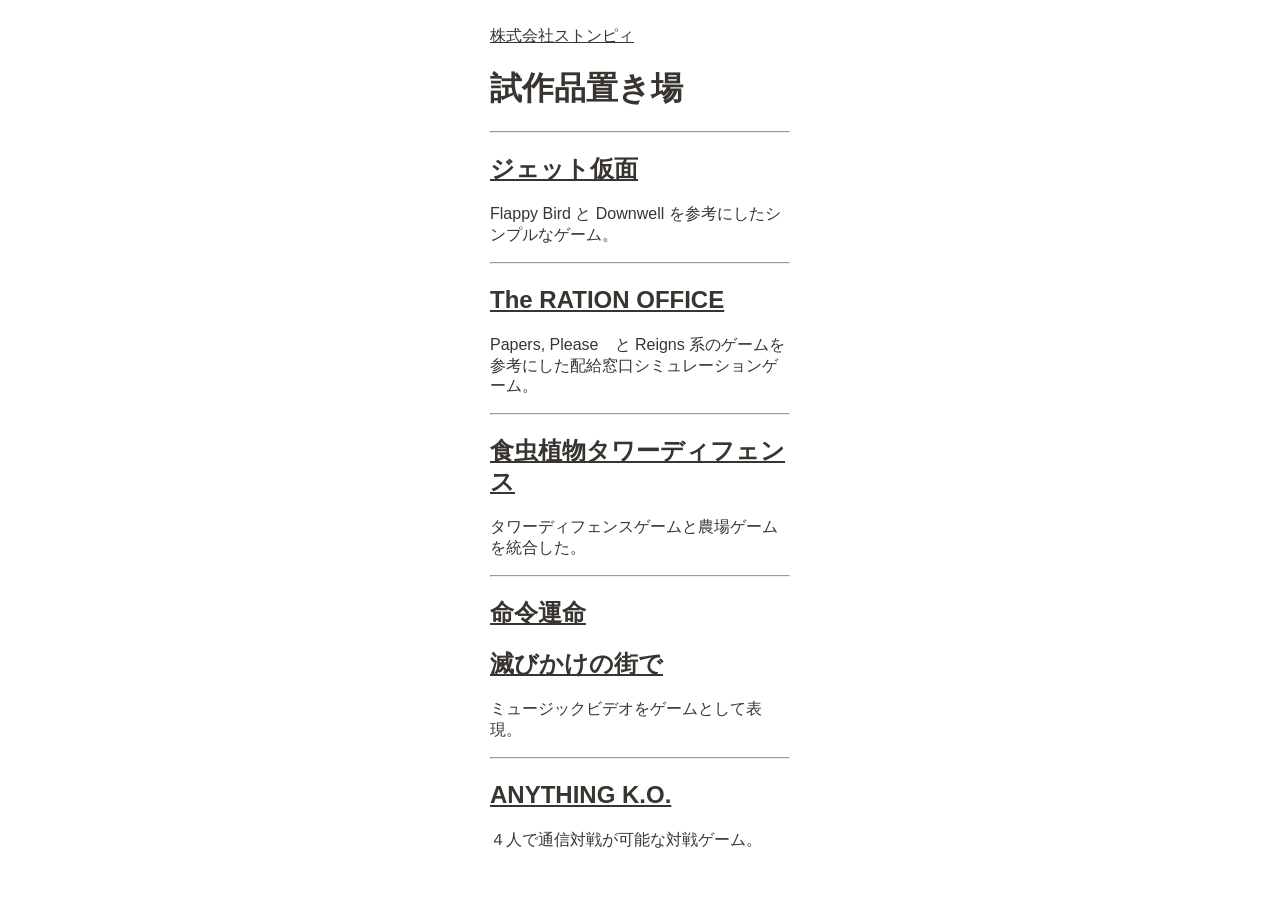
<file: index.html>
<!DOCTYPE html PUBLIC "-//W3C//DTD XHTML 1.0 Transitional//EN"
       "http://www.w3.org/TR/xhtml1/DTD/xhtml1-transitional.dtd">
<html xmlns="http://www.w3.org/1999/xhtml" xml:lang="ja" lang="ja">
<head>
    <meta http-equiv="content-type" content="text/html; charset=UTF-8"/>
    <title>ストンピィの試作品置き場</title>
    <meta name="keywords" content="ストンピィ"/>
    <meta name="description" content="ブラウザゲームの開発運営。"/>
    <link rel="shortcut icon" href="/favicon.png">
    <style type="text/css">
        body {color: #383530;font-family:'メイリオ', sans-serif;line-height: 1.3;margin:0;padding:0;}
        a{color:#383530;}
        div{margin:0;padding:0;}
        table{font-size:.8em;text-align:left;border-collapse:collapse;border:none;border-spacing:0;}
        th,td{vertical-align:top;border:none;font-weight:normal;}
        table th{font-weight:normal;padding:5px 0;margin:0;}
        table tr{padding:0;margin:0;}
        table td{padding:5px 0 5px 5px;margin:0;}
    </style>
    <meta name="viewport" content="width=320" />
</head>
<body>
    <div style="width:300px;padding:10px 0 10px;margin:0 auto;">
    	<p><a href="https://www.stompy.jp/">株式会社ストンピィ</a></p>
        <h1>試作品置き場</h1>
        <hr/>
        <h2><a href="https://play.stompy.jp/jet-kamen/">ジェット仮面</a></h2>
        <p>Flappy Bird と Downwell を参考にしたシンプルなゲーム。</p>
        <hr/>
        <h2><a href="https://play.stompy.jp/ration/">The RATION OFFICE</a></h2>
    	<p>Papers, Please　と Reigns 系のゲームを参考にした配給窓口シミュレーションゲーム。</p>
        <hr/>
        <h2><a href="https://play.stompy.jp/defense/">食虫植物タワーディフェンス</a></h2>
        <p>タワーディフェンスゲームと農場ゲームを統合した。</p>
        <hr/>
        <h2><a href="https://play.stompy.jp/meirei/">命令運命</a></h2>
        <h2><a href="https://play.stompy.jp/lyric-shooter/">滅びかけの街で</a></h2>
        <p>ミュージックビデオをゲームとして表現。</p>
        <hr/>
        <h2><a href="https://anything-ko-solo.kaigun01.chatgpt.site/">ANYTHING K.O.</a></h2>
        <p>４人で通信対戦が可能な対戦ゲーム。</p>
    </div>
</body>
</html>
</file>
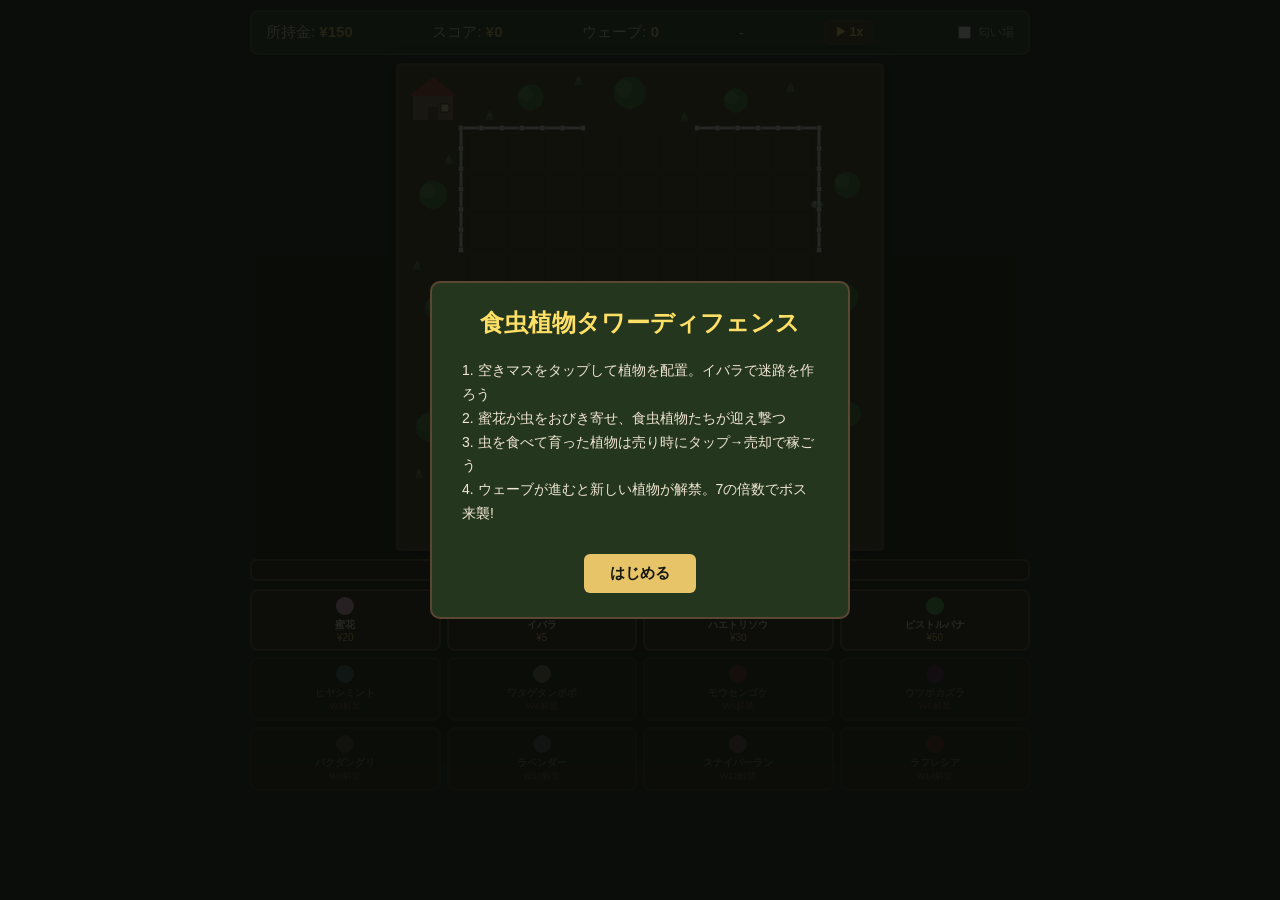
<file: defense/index.html>
<!DOCTYPE html>
<html lang="ja">
<head>
<meta charset="UTF-8">
<meta name="viewport" content="width=device-width, initial-scale=1.0">
<title>食虫植物タワーディフェンス</title>
<style>
  * { box-sizing: border-box; }
  html, body {
    margin: 0; padding: 0;
    background: #14170f;
    color: #f0e6d2;
    font-family: "Yu Gothic", "Meiryo", "Hiragino Sans", sans-serif;
    overflow-x: hidden;
  }
  #app {
    max-width: 800px;
    margin: 0 auto;
    padding: 10px;
    display: flex;
    flex-direction: column;
    align-items: center;
  }
  #hud {
    width: 100%;
    display: flex;
    flex-wrap: wrap;
    align-items: center;
    justify-content: space-between;
    background: #25361f;
    border: 2px solid #3d5233;
    border-radius: 8px;
    padding: 8px 14px;
    margin-bottom: 8px;
    gap: 10px;
    font-size: 15px;
  }
  #hud .stat { white-space: nowrap; }
  #hud .stat b { color: #e8c468; }
  #warnBadge {
    display: none;
    color: #ff5252;
    font-weight: bold;
    animation: warnBlink 0.8s infinite alternate;
  }
  @keyframes warnBlink { from { opacity: 0.5; } to { opacity: 1; } }
  #debugToggle { font-size: 12px; color: #b7c9a8; display: flex; align-items: center; gap: 4px; cursor: pointer; }

  #canvasWrap {
    position: relative;
    border: 3px solid #5a4632;
    border-radius: 4px;
    box-shadow: 0 4px 18px rgba(0,0,0,0.5);
  }
  canvas { display: block; cursor: crosshair; background: #3f2f22; }

  #waveBarContainer {
    width: 100%;
    height: 22px;
    margin-top: 8px;
    background: #241b12;
    border: 2px solid #5a4632;
    border-radius: 6px;
    position: relative;
    overflow: hidden;
  }
  #waveBarFill {
    height: 100%;
    width: 100%;
    background: linear-gradient(90deg, #ffd740, #ff9800);
    transition: width 0.1s linear, background-color 0.2s;
  }
  #waveBarLabel {
    position: absolute;
    inset: 0;
    display: flex;
    align-items: center;
    justify-content: center;
    font-size: 12px;
    font-weight: bold;
    color: #1b1206;
    text-shadow: 0 1px 0 rgba(255,255,255,0.3);
  }

  #plantInfo {
    display: none;
    width: 100%;
    margin-top: 8px;
    padding: 6px 10px;
    background: #2c2419;
    border: 1px solid #5a4632;
    border-radius: 6px;
    font-size: 11px;
    color: #d7c8a0;
    line-height: 1.5;
  }
  #palette {
    width: 100%;
    display: grid;
    grid-template-columns: repeat(4, 1fr);
    gap: 6px;
    margin-top: 8px;
  }
  .palette-btn {
    position: relative;
    background: #2c2419;
    border: 2px solid #5a4632;
    border-radius: 8px;
    color: #f0e6d2;
    padding: 6px 2px;
    cursor: pointer;
    text-align: center;
    transition: border-color 0.15s, transform 0.1s;
  }
  .palette-btn:hover { border-color: #e8c468; }
  .palette-btn.selected { border-color: #ffe066; background: #40361f; transform: translateY(-2px); }
  .palette-btn.disabled { opacity: 0.4; cursor: not-allowed; }
  .palette-btn .pname { font-weight: bold; font-size: 10px; white-space: nowrap; overflow: hidden; text-overflow: ellipsis; }
  .palette-btn .pcost { font-size: 10px; color: #e8c468; }
  .palette-btn .plock { display: none; font-size: 9px; color: #ff8a65; }
  .palette-btn.locked .plock { display: block; }
  .palette-btn.locked .pcost { display: none; }
  .swatch { width: 18px; height: 18px; border-radius: 50%; margin: 0 auto 3px; }

  #speedBtn {
    background: #40361f;
    border: 1px solid #5a4632;
    border-radius: 5px;
    color: #ffe066;
    font-size: 12px;
    font-weight: bold;
    padding: 3px 10px;
    cursor: pointer;
  }
  #speedBtn:hover { border-color: #e8c468; }

  #tooltip {
    position: fixed;
    display: none;
    background: rgba(20,23,15,0.95);
    border: 2px solid #e8c468;
    border-radius: 6px;
    padding: 8px 10px;
    font-size: 13px;
    z-index: 50;
    min-width: 140px;
    pointer-events: none;
  }
  #tooltip .tt-title { font-weight: bold; color: #ffe066; margin-bottom: 4px; }
  #tooltip .tt-warn { color: #ff8a65; font-size: 12px; margin-top: 4px; }
  #tooltip button {
    margin-top: 6px;
    background: #4caf50;
    border: none;
    color: white;
    padding: 8px 14px;
    border-radius: 4px;
    cursor: pointer;
    font-size: 13px;
    pointer-events: auto;
  }
  #tooltip button:hover { background: #66bb6a; }

  #toast {
    position: fixed;
    top: 18%;
    left: 50%;
    transform: translateX(-50%) translateY(-8px);
    background: rgba(20,23,15,0.94);
    border: 2px solid #ffd740;
    border-radius: 8px;
    padding: 10px 18px;
    z-index: 60;
    text-align: center;
    opacity: 0;
    pointer-events: none;
    transition: opacity 0.3s, transform 0.3s;
    max-width: 80vw;
  }
  #toast.show { opacity: 1; transform: translateX(-50%) translateY(0); }
  #toast b { display: block; color: #ffd740; font-size: 15px; margin-bottom: 2px; }
  #toast span { font-size: 12px; color: #d7c8a0; }

  .overlay {
    position: fixed; inset: 0;
    background: rgba(10,12,8,0.88);
    display: flex; align-items: center; justify-content: center;
    z-index: 100;
  }
  .overlay-box {
    background: #25361f;
    border: 2px solid #5a4632;
    border-radius: 10px;
    padding: 24px 30px;
    max-width: 420px;
    text-align: center;
  }
  .overlay-box h2 { color: #ffe066; margin-top: 0; }
  .overlay-box p { font-size: 14px; line-height: 1.7; text-align: left; }
  .overlay-box button {
    margin-top: 14px;
    background: #e8c468;
    border: none;
    color: #14170f;
    font-weight: bold;
    padding: 10px 26px;
    border-radius: 6px;
    cursor: pointer;
    font-size: 15px;
  }
  .overlay-box button:hover { background: #ffd97a; }
</style>
</head>
<body>
<div id="app">
  <div id="hud">
    <span class="stat">所持金: <b id="moneyEl">¥0</b></span>
    <span class="stat">スコア: <b id="scoreEl">¥0</b></span>
    <span class="stat">ウェーブ: <b id="waveEl">0</b></span>
    <span class="stat" id="timerEl">-</span>
    <span class="stat" id="warnBadge">⚠ 植物残り0株</span>
    <button id="speedBtn" type="button">▶ 1x</button>
    <label id="debugToggle"><input type="checkbox" id="debugSmellChk"> 匂い場</label>
  </div>

  <div id="canvasWrap">
    <canvas id="game" width="482" height="482"></canvas>
  </div>

  <div id="waveBarContainer">
    <div id="waveBarFill"></div>
    <span id="waveBarLabel">-</span>
  </div>

  <div id="plantInfo"></div>

  <div id="palette"></div>
</div>

<div id="tooltip"></div>
<div id="toast"><b id="toastTitle"></b><span id="toastBody"></span></div>

<div class="overlay" id="instructionsOverlay">
  <div class="overlay-box">
    <h2>食虫植物タワーディフェンス</h2>
    <p>
      1. 空きマスをタップして植物を配置。イバラで迷路を作ろう<br>
      2. 蜜花が虫をおびき寄せ、食虫植物たちが迎え撃つ<br>
      3. 虫を食べて育った植物は売り時にタップ→売却で稼ごう<br>
      4. ウェーブが進むと新しい植物が解禁。7の倍数でボス来襲!
    </p>
    <p id="titleBest" style="text-align:center; color:#ffd740;"></p>
    <button id="startBtn">はじめる</button>
  </div>
</div>

<div class="overlay" id="gameOverOverlay" style="display:none;">
  <div class="overlay-box" id="gameOverBox">
    <h2>ゲームオーバー</h2>
    <p>畑の植物が食べ尽くされてしまった…</p>
    <p>最終スコア: ¥<span id="finalScoreEl">0</span><br>生存ウェーブ: <span id="finalWaveEl">0</span><br><span id="finalBestEl"></span></p>
    <button id="retryBtn">もう一度挑戦</button>
  </div>
</div>

<script>
(function(){
"use strict";

const CONFIG = {
  grid: { cols: 9, rows: 9, cell: 38, margin: 70 },
  economy: { startMoney: 150, peakValueThreshold: 0.95 },
  root: { time: 5, dmgMult: 2 },
  smell: { falloffK: 0.05, jitter: 18, minContribution: 0.05 },
  warning: { lowCount: 3, lastStandHpMult: 2 },
  // ---- 植物12種 (DTDの砲台バランスを翻案) ----
  // 共通: cost/smell/maxHp/sell系。predation配列 = 成長3段階の攻撃性能。
  // 特殊フラグ: projectile(種弾), airOnly(対空専用), multi(同時攻撃数),
  //   slow{factor,duration}(冷気), poison{dps,duration}(毒), stun{duration}(麻痺),
  //   boost[段階倍率](隣接バフ), mine{triggerRange,blastRange,dmg}(一回限り地雷)
  plants: {
    mitsubana: { // 換金・誘引の基本 (経済の核)
      label: "蜜花", cost: 20, smell: 120, maxHp: 20, color: "#ffb3d9",
      desc: "虫を誘引する換金草。開花時が売り時",
      sell: { base: 8, peak: 40, peakTime: 25, floor: 24, declineDuration: 60 },
      unlockWave: 0
    },
    thorn: { // Pellet(壁)相当: 最安の迷路部材
      label: "イバラ", cost: 5, smell: 0, maxHp: 30, color: "#8d6e63",
      desc: "壁。迷路づくりの基本部材",
      sellFlat: 1,
      predation: { dmg: 1, interval: 1.0, range: 26 },
      unlockWave: 0
    },
    snapper: { // Squirt相当: 攻撃の主軸。安い・速い単体攻撃
      label: "ハエトリソウ", cost: 30, smell: 20, maxHp: 35, color: "#66bb6a",
      desc: "単体速射。攻撃の主軸",
      growth: { toStage1: 3, toStage2: 7, overfeedBloat: 5 },
      sellByStage: [12, 45, 85],
      predation: [
        { dmg: 4, interval: 0.5, range: 60 },
        { dmg: 7, interval: 0.45, range: 66 },
        { dmg: 12, interval: 0.4, range: 72 }
      ],
      bloatMult: 2.0, unlockWave: 0
    },
    flytrap: { // Dart相当: 長射程・種弾範囲攻撃
      label: "ピストルバナ", cost: 50, smell: 30, maxHp: 40, color: "#4caf50",
      desc: "種弾を発射。着弾点で範囲ダメージ",
      growth: { toStage1: 2, toStage2: 5, overfeedBloat: 4 },
      sellByStage: [20, 70, 125],
      predation: [
        { dmg: 5, interval: 0.9, range: 85 },
        { dmg: 8, interval: 0.7, range: 95 },
        { dmg: 13, interval: 0.5, range: 105 }
      ],
      aoe: true, projectile: true, projectileSpeed: 260, bloatMult: 2.0, unlockWave: 0
    },
    mint: { // Frost相当: 範囲スロウ
      label: "ヒヤシミント", cost: 40, smell: 10, maxHp: 30, color: "#80deea",
      desc: "冷気で範囲内の虫を減速させる",
      growth: { toStage1: 3, toStage2: 7, overfeedBloat: 6 },
      sellByStage: [16, 50, 95],
      predation: [
        { dmg: 1, interval: 1.5, range: 70 },
        { dmg: 2, interval: 1.5, range: 76 },
        { dmg: 3, interval: 1.5, range: 84 }
      ],
      aoe: true, slowByStage: [
        { factor: 0.6, duration: 1.2 },
        { factor: 0.5, duration: 1.5 },
        { factor: 0.4, duration: 1.8 }
      ],
      bloatMult: 1.5, unlockWave: 3
    },
    sundew: { // Ink相当: 毒(継続ダメージ)
      label: "モウセンゴケ", cost: 60, smell: 25, maxHp: 35, color: "#ef5350",
      desc: "粘毒を付着。じわじわ効く継続ダメージ",
      growth: { toStage1: 3, toStage2: 6, overfeedBloat: 5 },
      sellByStage: [25, 80, 140],
      predation: [
        { dmg: 2, interval: 1.2, range: 70 },
        { dmg: 3, interval: 1.1, range: 76 },
        { dmg: 5, interval: 1.0, range: 82 }
      ],
      poisonByStage: [
        { dps: 3, duration: 3 },
        { dps: 5, duration: 3.5 },
        { dps: 8, duration: 4 }
      ],
      bloatMult: 1.8, unlockWave: 5
    },
    dandelion: { // Swarm相当: 対空専用・同時多体攻撃
      label: "ワタゲタンポポ", cost: 70, smell: 15, maxHp: 30, color: "#fff9c4",
      desc: "対空専用。綿毛で飛行する虫を同時撃墜",
      growth: { toStage1: 3, toStage2: 6, overfeedBloat: 5 },
      sellByStage: [30, 90, 160],
      predation: [
        { dmg: 5, interval: 0.8, range: 120 },
        { dmg: 9, interval: 0.75, range: 130 },
        { dmg: 16, interval: 0.7, range: 140 }
      ],
      airOnly: true, multi: 3, bloatMult: 1.8, unlockWave: 4
    },
    pitcher: { // Bash相当: 狭範囲・全体同時・高火力
      label: "ウツボカズラ", cost: 120, smell: 60, maxHp: 60, color: "#9c27b0",
      desc: "周囲の虫を丸ごと消化する高火力",
      growth: { toStage1: 3, toStage2: 7, overfeedBloat: 5 },
      sellByStage: [50, 150, 300],
      predation: [
        { dmg: 9, interval: 1.6, range: 56 },
        { dmg: 15, interval: 1.3, range: 66 },
        { dmg: 26, interval: 1.0, range: 76 }
      ],
      aoe: true, bloatMult: 1.8, unlockWave: 6
    },
    chestnut: { // Snap相当: 一回限りの地雷。踏まれると大爆発
      label: "バクダングリ", cost: 45, smell: 0, maxHp: 25, color: "#a1887f",
      desc: "地雷。虫が触れると大爆発(一回限り)",
      sellFlat: 5,
      mine: { triggerRange: 30, blastRange: 80, dmg: 70 },
      unlockWave: 8
    },
    lavender: { // Boost相当: 隣接8マスの植物の攻撃力を強化
      label: "ラベンダー", cost: 100, smell: 40, maxHp: 30, color: "#b39ddb",
      desc: "隣接する植物の攻撃力を高める香り",
      growthByTime: [30, 70],
      sellByStage: [40, 110, 200],
      boostByStage: [1.25, 1.4, 1.6],
      unlockWave: 10
    },
    orchid: { // Sniper(Pellet最終)相当: 超長射程・高威力・低速の狙撃
      label: "スナイパーラン", cost: 150, smell: 20, maxHp: 40, color: "#f48fb1",
      desc: "畑全体を狙う長距離狙撃。単体高威力",
      growth: { toStage1: 3, toStage2: 6, overfeedBloat: 5 },
      sellByStage: [60, 180, 350],
      predation: [
        { dmg: 30, interval: 2.2, range: 220 },
        { dmg: 55, interval: 2.0, range: 240 },
        { dmg: 100, interval: 1.8, range: 260 }
      ],
      projectile: true, projectileSpeed: 520, bloatMult: 1.6, unlockWave: 12
    },
    rafflesia: { // Quake(麻痺)+超誘引: 最終盤の要
      label: "ラフレシア", cost: 200, smell: 250, maxHp: 90, color: "#d32f2f",
      desc: "超誘引+麻痺ガス。虫を足止めする大輪",
      growth: { toStage1: 4, toStage2: 9, overfeedBloat: 6 },
      sellByStage: [80, 240, 450],
      predation: [
        { dmg: 3, interval: 2.5, range: 65 },
        { dmg: 5, interval: 2.2, range: 72 },
        { dmg: 8, interval: 2.0, range: 80 }
      ],
      aoe: true, stunByStage: [
        { duration: 0.8 },
        { duration: 1.0 },
        { duration: 1.3 }
      ],
      bloatMult: 1.6, unlockWave: 14
    }
  },
  // ---- 敵12種 (DTDのクリープを翻案) ----
  // spawnEdge: 種族ごとの固定出現辺 / waveStart: 初登場 / weight: 混合比率
  // 特殊: flying(柵無視・飛行), ignoreFence(柵を飛び越える), armor(ダメージ軽減),
  //   splitOnDeath(倒すと分裂), slowImmune(スロウ無効), burst(まとめて出現), boss
  bugs: {
    fly: { // Normal
      label: "ハエ", hp: 10, speed: 44, biteDmg: 4, biteInterval: 1.0, size: 7, flying: true,
      spawnEdge: "top", waveStart: 1, weight: 1.0,
      feedThreshold: 2, growth: { hp: 1.3, speed: 1.05, size: 1.15 },
      intro: "基本の飛行敵。柵を飛び越える"
    },
    worm: { // Fast(弱)
      label: "みみず", hp: 12, speed: 36, biteDmg: 5, biteInterval: 0.9, size: 7, flying: false,
      spawnEdge: "right", waveStart: 2, weight: 0.7,
      feedThreshold: 2, growth: { hp: 1.3, speed: 1.05, size: 1.13 },
      intro: "地を這う速い敵。右からしか来ない"
    },
    beetle: { // Normal(硬)
      label: "甲虫", hp: 32, speed: 22, biteDmg: 11, biteInterval: 1.2, size: 10, flying: false,
      spawnEdge: "left", waveStart: 3, weight: 0.7,
      feedThreshold: 2, growth: { hp: 1.35, speed: 1.05, size: 1.12 },
      intro: "硬くて強い噛みつき。左から来る"
    },
    slug: { // 遅くて高耐久
      label: "なめくじ", hp: 48, speed: 11, biteDmg: 9, biteInterval: 1.4, size: 9, flying: false,
      spawnEdge: "bottom", waveStart: 4, weight: 0.6,
      feedThreshold: 2, growth: { hp: 1.35, speed: 1.03, size: 1.12 },
      intro: "遅いが高耐久。下から来る"
    },
    hornet: { // Fast + Flying
      label: "スズメバチ", hp: 16, speed: 62, biteDmg: 6, biteInterval: 0.8, size: 8, flying: true,
      spawnEdge: "top", waveStart: 5, weight: 0.6,
      feedThreshold: 2, growth: { hp: 1.3, speed: 1.04, size: 1.13 },
      intro: "高速の飛行敵。対空が薄いと危険"
    },
    ant: { // Group: まとめて出現する弱い群れ
      label: "ありんこ", hp: 6, speed: 38, biteDmg: 3, biteInterval: 0.8, size: 5, flying: false,
      spawnEdge: "right", waveStart: 6, weight: 0.6, burst: 5,
      feedThreshold: 3, growth: { hp: 1.25, speed: 1.04, size: 1.12 },
      intro: "群れで押し寄せる。範囲攻撃が有効"
    },
    grasshopper: { // Hopper: 柵を飛び越える地上敵
      label: "バッタ", hp: 20, speed: 42, biteDmg: 6, biteInterval: 1.0, size: 8, flying: false, ignoreFence: true,
      spawnEdge: "bottom", waveStart: 8, weight: 0.6,
      feedThreshold: 2, growth: { hp: 1.3, speed: 1.05, size: 1.13 },
      intro: "柵を飛び越えてどこからでも侵入!"
    },
    pillbug: { // Dark: ダメージ軽減の装甲
      label: "ダンゴムシ", hp: 40, speed: 18, biteDmg: 8, biteInterval: 1.2, size: 9, flying: false, armor: 3,
      spawnEdge: "left", waveStart: 9, weight: 0.6,
      feedThreshold: 2, growth: { hp: 1.35, speed: 1.04, size: 1.12 },
      intro: "装甲持ち。弱い攻撃を弾いてしまう"
    },
    bagworm: { // Spawn: 倒すと2匹に分裂
      label: "ミノムシ", hp: 26, speed: 20, biteDmg: 7, biteInterval: 1.1, size: 8, flying: false, splitOnDeath: 1,
      spawnEdge: "right", waveStart: 10, weight: 0.6,
      feedThreshold: 2, growth: { hp: 1.3, speed: 1.04, size: 1.12 },
      intro: "倒すと2匹に分裂する。とどめに注意"
    },
    snail: { // Immune: スロウ無効
      label: "カタツムリ", hp: 70, speed: 9, biteDmg: 10, biteInterval: 1.5, size: 10, flying: false, slowImmune: true,
      spawnEdge: "bottom", waveStart: 11, weight: 0.5,
      feedThreshold: 2, growth: { hp: 1.35, speed: 1.03, size: 1.1 },
      intro: "冷気が効かない殻。超高耐久"
    },
    locust: { // Flying group
      label: "イナゴ", hp: 12, speed: 52, biteDmg: 5, biteInterval: 0.9, size: 7, flying: true,
      spawnEdge: "top", waveStart: 12, weight: 0.6, burst: 4,
      feedThreshold: 3, growth: { hp: 1.28, speed: 1.04, size: 1.12 },
      intro: "飛行する群れ。空の守りを固めよ"
    },
    boss: { // 7ウェーブごとの主
      label: "ヌシカブト", hp: 260, speed: 13, biteDmg: 30, biteInterval: 1.3, size: 16, flying: false, armor: 2,
      spawnEdge: "left", waveStart: 999, weight: 0,
      feedThreshold: 3, growth: { hp: 1.3, speed: 1.02, size: 1.08 },
      intro: "7ウェーブごとに現れるヌシ"
    }
  },
  waves: {
    prepTimeBase: 15, prepTimeMin: 9, prepTimeDecayPerWave: 0.3,
    countBase: 5, countGrowthPerWave: 1.2,
    spawnInterval: 1.1,
    hpGrowthPerWave: 0.11, speedGrowthPerWave: 0.015, dmgGrowthPerWave: 0.05,
    easyWaves: 3, easyMultiplier: 0.45,
    bossEvery: 7, bossHpWaveMult: 0.35, // ボスHP = base * (1 + wave*bossHpWaveMult)
    themeRatio: 0.7 // ウェーブのテーマ種族が占める割合
  }
};
CONFIG.plants.flytrap.aoeRadius = CONFIG.grid.cell * 1;
CONFIG.plants.orchid.aoeRadius = 12; // 狙撃は単体ヒット相当の極小爆発

const canvas = document.getElementById("game");
const ctx = canvas.getContext("2d");
const moneyEl = document.getElementById("moneyEl");
const scoreEl = document.getElementById("scoreEl");
const waveEl = document.getElementById("waveEl");
const timerEl = document.getElementById("timerEl");
const warnEl = document.getElementById("warnBadge");
const waveBarFillEl = document.getElementById("waveBarFill");
const waveBarLabelEl = document.getElementById("waveBarLabel");
const tooltipEl = document.getElementById("tooltip");
const instructionsEl = document.getElementById("instructionsOverlay");
const gameOverEl = document.getElementById("gameOverOverlay");
const debugChk = document.getElementById("debugSmellChk");
const paletteEl = document.getElementById("palette");
const toastEl = document.getElementById("toast");
const toastTitleEl = document.getElementById("toastTitle");
const toastBodyEl = document.getElementById("toastBody");

let toastTimer = null;
function showToast(title, body){
  toastTitleEl.textContent = title;
  toastBodyEl.textContent = body || "";
  toastEl.classList.add("show");
  if (toastTimer) clearTimeout(toastTimer);
  toastTimer = setTimeout(() => toastEl.classList.remove("show"), 3000);
}

// ---------- Audio ----------
let audioCtx = null;
function getAudioCtx(){
  if (!audioCtx) audioCtx = new (window.AudioContext || window.webkitAudioContext)();
  if (audioCtx.state === "suspended") audioCtx.resume();
  return audioCtx;
}

function playFireSound(){
  const ctx = getAudioCtx();
  const now = ctx.currentTime;
  const osc = ctx.createOscillator();
  const gain = ctx.createGain();
  osc.type = "sine";
  osc.frequency.setValueAtTime(720, now);
  osc.frequency.exponentialRampToValueAtTime(260, now + 0.09);
  gain.gain.setValueAtTime(0.001, now);
  gain.gain.exponentialRampToValueAtTime(0.28, now + 0.012);
  gain.gain.exponentialRampToValueAtTime(0.001, now + 0.14);
  osc.connect(gain);
  gain.connect(ctx.destination);
  osc.start(now);
  osc.stop(now + 0.15);
}

function playPitcherSound(){
  const ctx = getAudioCtx();
  const now = ctx.currentTime;
  const osc = ctx.createOscillator();
  const gain = ctx.createGain();
  osc.type = "sine";
  osc.frequency.setValueAtTime(210, now);
  osc.frequency.exponentialRampToValueAtTime(95, now + 0.2);
  gain.gain.setValueAtTime(0.001, now);
  gain.gain.exponentialRampToValueAtTime(0.32, now + 0.04);
  gain.gain.exponentialRampToValueAtTime(0.001, now + 0.26);
  osc.connect(gain);
  gain.connect(ctx.destination);
  osc.start(now);
  osc.stop(now + 0.27);
}

function playHoeSound(){
  const ctx = getAudioCtx();
  const now = ctx.currentTime;
  const osc = ctx.createOscillator();
  const gain = ctx.createGain();
  osc.type = "sine";
  osc.frequency.setValueAtTime(320, now);
  osc.frequency.exponentialRampToValueAtTime(90, now + 0.1);
  gain.gain.setValueAtTime(0.001, now);
  gain.gain.exponentialRampToValueAtTime(0.3, now + 0.015);
  gain.gain.exponentialRampToValueAtTime(0.001, now + 0.16);
  osc.connect(gain);
  gain.connect(ctx.destination);
  osc.start(now);
  osc.stop(now + 0.17);

  const duration = 0.08;
  const bufferSize = Math.max(1, Math.floor(ctx.sampleRate * duration));
  const buffer = ctx.createBuffer(1, bufferSize, ctx.sampleRate);
  const data = buffer.getChannelData(0);
  for (let i = 0; i < bufferSize; i++) data[i] = Math.random() * 2 - 1;
  const noise = ctx.createBufferSource();
  noise.buffer = buffer;
  const filter = ctx.createBiquadFilter();
  filter.type = "lowpass";
  filter.frequency.value = 800;
  const noiseGain = ctx.createGain();
  noiseGain.gain.setValueAtTime(0.15, now);
  noiseGain.gain.exponentialRampToValueAtTime(0.001, now + duration);
  noise.connect(filter);
  filter.connect(noiseGain);
  noiseGain.connect(ctx.destination);
  noise.start(now);
  noise.stop(now + duration);
}

function playWaveStartSound(){
  const ctx = getAudioCtx();
  const now = ctx.currentTime;
  const duration = 0.4;
  const bufferSize = Math.max(1, Math.floor(ctx.sampleRate * duration));
  const buffer = ctx.createBuffer(1, bufferSize, ctx.sampleRate);
  const data = buffer.getChannelData(0);
  for (let i = 0; i < bufferSize; i++) data[i] = Math.random() * 2 - 1;
  const noise = ctx.createBufferSource();
  noise.buffer = buffer;
  const filter = ctx.createBiquadFilter();
  filter.type = "bandpass";
  filter.Q.value = 5;
  filter.frequency.setValueAtTime(180, now);
  filter.frequency.linearRampToValueAtTime(340, now + duration);
  const gain = ctx.createGain();
  gain.gain.setValueAtTime(0, now);
  gain.gain.linearRampToValueAtTime(0.16, now + 0.06);
  gain.gain.linearRampToValueAtTime(0, now + duration);
  noise.connect(filter);
  filter.connect(gain);
  gain.connect(ctx.destination);
  noise.start(now);
  noise.stop(now + duration);
}

function playSniperSound(){
  const ctx = getAudioCtx();
  const now = ctx.currentTime;
  const osc = ctx.createOscillator();
  const gain = ctx.createGain();
  osc.type = "square";
  osc.frequency.setValueAtTime(1400, now);
  osc.frequency.exponentialRampToValueAtTime(300, now + 0.07);
  gain.gain.setValueAtTime(0.001, now);
  gain.gain.exponentialRampToValueAtTime(0.22, now + 0.006);
  gain.gain.exponentialRampToValueAtTime(0.001, now + 0.1);
  osc.connect(gain);
  gain.connect(ctx.destination);
  osc.start(now);
  osc.stop(now + 0.11);
}

function playMineSound(){
  const ctx = getAudioCtx();
  const now = ctx.currentTime;
  const duration = 0.35;
  const bufferSize = Math.max(1, Math.floor(ctx.sampleRate * duration));
  const buffer = ctx.createBuffer(1, bufferSize, ctx.sampleRate);
  const data = buffer.getChannelData(0);
  for (let i = 0; i < bufferSize; i++) data[i] = (Math.random() * 2 - 1) * (1 - i / bufferSize);
  const noise = ctx.createBufferSource();
  noise.buffer = buffer;
  const filter = ctx.createBiquadFilter();
  filter.type = "lowpass";
  filter.frequency.setValueAtTime(2200, now);
  filter.frequency.exponentialRampToValueAtTime(200, now + duration);
  const gain = ctx.createGain();
  gain.gain.setValueAtTime(0.4, now);
  gain.gain.exponentialRampToValueAtTime(0.001, now + duration);
  noise.connect(filter);
  filter.connect(gain);
  gain.connect(ctx.destination);
  noise.start(now);
  noise.stop(now + duration);
}

function playBossSound(){
  const ctx = getAudioCtx();
  const now = ctx.currentTime;
  const osc = ctx.createOscillator();
  const gain = ctx.createGain();
  osc.type = "sawtooth";
  osc.frequency.setValueAtTime(70, now);
  osc.frequency.linearRampToValueAtTime(110, now + 0.5);
  osc.frequency.linearRampToValueAtTime(60, now + 1.0);
  gain.gain.setValueAtTime(0.001, now);
  gain.gain.linearRampToValueAtTime(0.2, now + 0.15);
  gain.gain.linearRampToValueAtTime(0.001, now + 1.0);
  osc.connect(gain);
  gain.connect(ctx.destination);
  osc.start(now);
  osc.stop(now + 1.05);
}

function playSellSound(){
  const ctx = getAudioCtx();
  const now = ctx.currentTime;
  [660, 990].forEach((freq, i) => {
    const osc = ctx.createOscillator();
    const gain = ctx.createGain();
    osc.type = "sine";
    osc.frequency.value = freq;
    const t0 = now + i * 0.07;
    gain.gain.setValueAtTime(0.001, t0);
    gain.gain.exponentialRampToValueAtTime(0.2, t0 + 0.01);
    gain.gain.exponentialRampToValueAtTime(0.001, t0 + 0.12);
    osc.connect(gain);
    gain.connect(ctx.destination);
    osc.start(t0);
    osc.stop(t0 + 0.13);
  });
}

const FW = CONFIG.grid.cols * CONFIG.grid.cell;
const FH = CONFIG.grid.rows * CONFIG.grid.cell;
const MARGIN = CONFIG.grid.margin;

let money = CONFIG.economy.startMoney;
let score = 0;
let plants = [];
let bugs = [];
let projectiles = [];
let plantingEffects = [];
let rangeEffects = [];
let pendingBugs = []; // 分裂などでフレーム中に湧いた虫の受け皿
const HOE_SWINGS = 2;
let plantGrid = makeGrid();
let smellField = new Float32Array(CONFIG.grid.cols * CONFIG.grid.rows);
let selectedPlant = null;
let selectedPlacementType = null;
let debugSmell = false;
let gameState = "ready"; // ready | playing | gameover
let lastTooltipUpdate = 0;
let everHadMultiplePlants = false;

function makeGrid(){
  return Array.from({length: CONFIG.grid.rows}, () => Array(CONFIG.grid.cols).fill(null));
}
function clampNum(v, a, b){ return Math.max(a, Math.min(b, v)); }

// ---------- Plants ----------
function createPlant(type, gx, gy){
  const def = CONFIG.plants[type];
  return {
    type, gx, gy,
    x: gx * CONFIG.grid.cell + CONFIG.grid.cell / 2,
    y: gy * CONFIG.grid.cell + CONFIG.grid.cell / 2,
    hp: def.maxHp, maxHp: def.maxHp,
    plantedAt: performance.now(),
    stage: 0, eatCount: 0, bloated: false,
    chewTimer: 0, eatAnim: 0, lastAttack: 0,
    lastStandBuffed: false, aimAngle: -Math.PI / 2
  };
}

function isRooted(p){
  return (performance.now() - p.plantedAt) < CONFIG.root.time * 1000;
}

function plantRadius(p){
  return CONFIG.grid.cell * 0.3 + (p.stage || 0) * 2;
}

function plantSellValue(p){
  const def = CONFIG.plants[p.type];
  if (def.sell){ // 時間経過で売値が変わる植物(蜜花)
    const t = (performance.now() - p.plantedAt) / 1000;
    const s = def.sell;
    if (t <= s.peakTime) return Math.round(s.base + (s.peak - s.base) * (t / s.peakTime));
    const dt = t - s.peakTime;
    return Math.round(s.peak - (s.peak - s.floor) * Math.min(1, dt / s.declineDuration));
  }
  if (def.sellFlat != null) return def.sellFlat;
  return def.sellByStage[p.stage];
}

function updatePlantGrowth(p){
  const def = CONFIG.plants[p.type];
  if (!def.growth) return;
  if (p.stage < 1 && p.eatCount >= def.growth.toStage1) p.stage = 1;
  if (p.stage < 2 && p.eatCount >= def.growth.toStage2) p.stage = 2;
  if (p.stage >= 2 && p.eatCount >= def.growth.toStage2 + def.growth.overfeedBloat) p.bloated = true;
}

// 時間で成長する植物(ラベンダー)の段階更新。update()から毎フレーム呼ぶ
function updateTimedGrowth(p){
  const def = CONFIG.plants[p.type];
  if (!def.growthByTime) return;
  const t = (performance.now() - p.plantedAt) / 1000;
  if (p.stage < 1 && t >= def.growthByTime[0]) p.stage = 1;
  if (p.stage < 2 && t >= def.growthByTime[1]) p.stage = 2;
}

// 隣接8マスのラベンダーによる攻撃力倍率
function boostMultiplier(p){
  let mult = 1;
  for (let dy = -1; dy <= 1; dy++){
    for (let dx = -1; dx <= 1; dx++){
      if (dx === 0 && dy === 0) continue;
      const nx = p.gx + dx, ny = p.gy + dy;
      if (nx < 0 || ny < 0 || nx >= CONFIG.grid.cols || ny >= CONFIG.grid.rows) continue;
      const nb = plantGrid[ny][nx];
      if (nb && nb.type === "lavender" && !isRooted(nb)){
        const boost = CONFIG.plants.lavender.boostByStage[nb.stage];
        mult *= boost;
      }
    }
  }
  return Math.min(mult, 4); // DTD同様、最大4倍で頭打ち
}

function predationStats(p){
  const def = CONFIG.plants[p.type];
  if (!def.predation) return null;
  const base = Array.isArray(def.predation) ? def.predation[p.stage] : def.predation;
  const interval = p.bloated && def.bloatMult ? base.interval * def.bloatMult : base.interval;
  return {
    dmg: base.dmg * boostMultiplier(p),
    interval, range: base.range, aoe: def.aoe,
    projectile: !!def.projectile, projectileSpeed: def.projectileSpeed, aoeRadius: def.aoeRadius,
    airOnly: !!def.airOnly, multi: def.multi || 1,
    slow: def.slowByStage ? def.slowByStage[p.stage] : null,
    poison: def.poisonByStage ? def.poisonByStage[p.stage] : null,
    stun: def.stunByStage ? def.stunByStage[p.stage] : null
  };
}

function tryPlacePlant(type, gx, gy){
  if (gameState !== "playing") return false;
  const def = CONFIG.plants[type];
  if (waveManager.waveNumber < (def.unlockWave || 0)) return false;
  if (money < def.cost) return false;
  if (plantGrid[gy][gx]) return false;
  money -= def.cost;
  const p = createPlant(type, gx, gy);
  plantGrid[gy][gx] = p;
  plants.push(p);
  recomputeSmellField();
  plantingEffects.push({ x: p.x, y: p.y, timer: 0.7, maxTimer: 0.7 });
  return true;
}

function sellPlant(p){
  if (isRooted(p)) return false;
  const val = plantSellValue(p);
  money += val;
  score += val;
  plantGrid[p.gy][p.gx] = null;
  plants = plants.filter(x => x !== p);
  recomputeSmellField();
  if (selectedPlant === p) selectedPlant = null;
  plantingEffects.push({ x: p.x, y: p.y, timer: 0.7, maxTimer: 0.7 });
  playSellSound();
  return true;
}

function handlePlantDestroyed(plant, bug){
  plantGrid[plant.gy][plant.gx] = null;
  plants = plants.filter(p => p !== plant);
  if (selectedPlant === plant) hideTooltip();
  recomputeSmellField();
  const def = CONFIG.bugs[bug.type];
  const newMax = (bug.maxHp || bug.hp) * def.growth.hp;
  bug.hp = Math.min(bug.hp * def.growth.hp, newMax);
  bug.maxHp = newMax;
  bug.speed *= def.growth.speed;
  bug.size *= def.growth.size;
  bug.feedCount = (bug.feedCount || 0) + 1;
  bug.target = null;
}

// ---------- Smell field ----------
function recomputeSmellField(){
  const { cols, rows } = CONFIG.grid;
  smellField.fill(0);
  for (const p of plants){
    const S = CONFIG.plants[p.type].smell;
    if (S <= 0) continue;
    const radius = Math.min(Math.max(cols, rows), Math.ceil(Math.sqrt(S / CONFIG.smell.falloffK) / 3) + 2);
    for (let dy = -radius; dy <= radius; dy++){
      for (let dx = -radius; dx <= radius; dx++){
        const nx = p.gx + dx, ny = p.gy + dy;
        if (nx < 0 || ny < 0 || nx >= cols || ny >= rows) continue;
        const dist2 = dx * dx + dy * dy;
        const contribution = S / (1 + dist2 * CONFIG.smell.falloffK);
        if (contribution < CONFIG.smell.minContribution) continue;
        smellField[ny * cols + nx] += contribution;
      }
    }
  }
}

// ---------- Bugs ----------
function edgeSpawnFor(type){
  const edge = CONFIG.bugs[type].spawnEdge;
  if (edge === "top") return { x: Math.random() * FW, y: -MARGIN };
  if (edge === "right") return { x: FW + MARGIN, y: Math.random() * FH };
  if (edge === "bottom") return { x: Math.random() * FW, y: FH + MARGIN };
  return { x: -MARGIN, y: Math.random() * FH };
}

function waveMultipliers(w){
  const easy = w <= CONFIG.waves.easyWaves ? CONFIG.waves.easyMultiplier : 1;
  return {
    hp: 1 + (w - 1) * CONFIG.waves.hpGrowthPerWave * easy,
    speed: 1 + (w - 1) * CONFIG.waves.speedGrowthPerWave * easy,
    dmg: 1 + (w - 1) * CONFIG.waves.dmgGrowthPerWave * easy
  };
}

function createBug(type, pos, mult){
  const def = CONFIG.bugs[type];
  const hp = def.hp * mult.hp;
  return {
    type, x: pos.x, y: pos.y, hp, maxHp: hp,
    speed: def.speed * mult.speed,
    biteDmg: def.biteDmg * mult.dmg,
    biteInterval: def.biteInterval,
    size: def.size,
    armor: def.armor || 0,
    splitsLeft: def.splitOnDeath || 0,
    slowUntil: 0, slowFactor: 1, stunUntil: 0,
    poison: null,
    feedCount: 0, target: null, lastBite: 0, dead: false,
    wanderAngle: Math.random() * Math.PI * 2
  };
}

function isStunned(bug){
  return performance.now() < bug.stunUntil;
}

function effectiveSpeed(bug){
  const slowed = performance.now() < bug.slowUntil;
  return bug.speed * (slowed ? bug.slowFactor : 1);
}

function moveToward(bug, tx, ty, dt){
  const dx = tx - bug.x, dy = ty - bug.y;
  const d = Math.hypot(dx, dy) || 1;
  const step = effectiveSpeed(bug) * dt;
  const s = Math.min(step, d);
  bug.x += (dx / d) * s;
  bug.y += (dy / d) * s;
}

function findNearestPlant(bug){
  let best = null, bestD = Infinity;
  for (const p of plants){
    const d = Math.hypot(p.x - bug.x, p.y - bug.y);
    if (d < bestD){ bestD = d; best = p; }
  }
  return best;
}

// 捕食による成長分裂(植物を食べきった時)
function splitBug(bug, newBugs){
  const half = Math.max(4, Math.floor(bug.hp / 2));
  for (let i = 0; i < 2; i++){
    newBugs.push(Object.assign({}, bug, {
      hp: half, maxHp: half,
      size: bug.size * 0.8,
      poison: null, slowUntil: 0, stunUntil: 0,
      feedCount: 0, target: null, lastBite: 0, dead: false,
      x: clampNum(bug.x + (Math.random() - 0.5) * 24, -MARGIN, FW + MARGIN),
      y: clampNum(bug.y + (Math.random() - 0.5) * 24, -MARGIN, FH + MARGIN),
      wanderAngle: Math.random() * Math.PI * 2
    }));
  }
  bug.dead = true;
}

// 全ダメージの入口。装甲・死亡・分裂(ミノムシ)・捕食カウントを一元処理
function damageBug(bug, rawDmg, sourcePlant){
  if (bug.dead || bug.hp <= 0) return false;
  const dmg = Math.max(1, rawDmg - bug.armor);
  bug.hp -= dmg;
  if (bug.hp > 0) return false;
  bug.dead = true;
  if (bug.splitsLeft > 0){
    // 倒すと2匹に分裂(体力は元の半分・分裂回数を1消費)
    const childHp = Math.max(3, Math.floor(bug.maxHp / 2));
    for (let i = 0; i < 2; i++){
      const child = Object.assign({}, bug, {
        hp: childHp, maxHp: childHp,
        size: bug.size * 0.85,
        splitsLeft: bug.splitsLeft - 1,
        poison: null, slowUntil: 0, stunUntil: 0,
        target: null, lastBite: 0, dead: false,
        x: clampNum(bug.x + (Math.random() - 0.5) * 20, -MARGIN, FW + MARGIN),
        y: clampNum(bug.y + (Math.random() - 0.5) * 20, -MARGIN, FH + MARGIN),
        wanderAngle: Math.random() * Math.PI * 2
      });
      pendingBugs.push(child);
    }
  }
  if (sourcePlant && plantGrid[sourcePlant.gy] && plantGrid[sourcePlant.gy][sourcePlant.gx] === sourcePlant){
    sourcePlant.eatCount = (sourcePlant.eatCount || 0) + 1;
    updatePlantGrowth(sourcePlant);
  }
  return true;
}

function applySlow(bug, slow){
  if (CONFIG.bugs[bug.type].slowImmune) return;
  bug.slowUntil = performance.now() + slow.duration * 1000;
  bug.slowFactor = slow.factor;
}

function applyPoison(bug, poison, sourcePlant){
  bug.poison = { dps: poison.dps, until: performance.now() + poison.duration * 1000, src: sourcePlant };
}

function applyStun(bug, stun){
  bug.stunUntil = performance.now() + stun.duration * 1000;
}

// ---------- Fence (grounded bugs only cross at the 4 gate openings) ----------
function insideFarm(x, y){
  return x >= 0 && x < FW && y >= 0 && y < FH;
}

function fenceGateSpan(){
  const cell = CONFIG.grid.cell;
  return [3 * cell, 6 * cell];
}

function crossedThroughGate(px, py, nx, ny){
  const [g0, g1] = fenceGateSpan();
  function crossOk(pa, na, pb, nb, boundary, lo, hi){
    if ((pa < boundary) === (na < boundary)) return true; // didn't cross this line
    const t = (boundary - pa) / (na - pa);
    const at = pb + (nb - pb) * t;
    return at >= lo && at <= hi;
  }
  if (!crossOk(px, nx, py, ny, 0, g0, g1)) return false;   // left edge
  if (!crossOk(px, nx, py, ny, FW, g0, g1)) return false;  // right edge
  if (!crossOk(py, ny, px, nx, 0, g0, g1)) return false;   // top edge
  if (!crossOk(py, ny, px, nx, FH, g0, g1)) return false;  // bottom edge
  return true;
}

function enforceFence(bug, px, py){
  if (insideFarm(px, py) === insideFarm(bug.x, bug.y)) return;
  if (crossedThroughGate(px, py, bug.x, bug.y)) return;
  bug.x = px;
  bug.y = py;
}

function gateWaypoint(bug){
  const cell = CONFIG.grid.cell;
  const mid = FW / 2;
  const gates = [
    { ox: mid, oy: -14, ix: mid, iy: cell * 0.6 },
    { ox: mid, oy: FH + 14, ix: mid, iy: FH - cell * 0.6 },
    { ox: -14, oy: mid, ix: cell * 0.6, iy: mid },
    { ox: FW + 14, oy: mid, ix: FW - cell * 0.6, iy: mid }
  ];
  let best = null, bestD = Infinity;
  for (const g of gates){
    const d = Math.hypot(g.ox - bug.x, g.oy - bug.y);
    if (d < bestD){ bestD = d; best = g; }
  }
  // Within 30px of the gate mouth, commit to the inside point (30 > the
  // 14px mouth offset, so the target can't flip back and oscillate).
  return bestD < 30 ? { x: best.ix, y: best.iy } : { x: best.ox, y: best.oy };
}

function updateBug(bug, dt, newBugs){
  if (isStunned(bug)) return; // 麻痺中は移動も噛みつきもしない
  const def = CONFIG.bugs[bug.type];
  const fenced = !def.flying && !def.ignoreFence; // バッタは柵を飛び越える
  if (fenced && !insideFarm(bug.x, bug.y)){
    const px = bug.x, py = bug.y;
    const wp = gateWaypoint(bug);
    moveToward(bug, wp.x, wp.y, dt);
    enforceFence(bug, px, py);
    return;
  }
  const px = bug.x, py = bug.y;
  updateBugCore(bug, dt, newBugs);
  if (fenced) enforceFence(bug, px, py);
}

function updateBugCore(bug, dt, newBugs){
  const { cell, cols, rows } = CONFIG.grid;

  if (bug.target){
    const t = bug.target;
    if (t.hp <= 0 || plantGrid[t.gy][t.gx] !== t){
      bug.target = null;
    } else {
      const d = Math.hypot(t.x - bug.x, t.y - bug.y);
      const atkRange = bug.size + plantRadius(t) + 3;
      if (d <= atkRange){
        const now = performance.now();
        if (now - bug.lastBite >= bug.biteInterval * 1000){
          bug.lastBite = now;
          const dmg = bug.biteDmg * (isRooted(t) ? CONFIG.root.dmgMult : 1);
          t.hp -= dmg;
          t.chewTimer = 0.3;
          if (t.hp <= 0){
            handlePlantDestroyed(t, bug);
            const def = CONFIG.bugs[bug.type];
            if (bug.feedCount >= def.feedThreshold) splitBug(bug, newBugs);
          }
        }
        return;
      } else {
        moveToward(bug, t.x, t.y, dt);
        return;
      }
    }
  }

  const gx = clampNum(Math.floor(bug.x / cell), 0, cols - 1);
  const gy = clampNum(Math.floor(bug.y / cell), 0, rows - 1);
  let best = null, bestVal = -Infinity, maxRaw = 0;
  for (let dy = -1; dy <= 1; dy++){
    for (let dx = -1; dx <= 1; dx++){
      if (dx === 0 && dy === 0) continue;
      const nx = gx + dx, ny = gy + dy;
      if (nx < 0 || ny < 0 || nx >= cols || ny >= rows) continue;
      const raw = smellField[ny * cols + nx];
      if (raw > maxRaw) maxRaw = raw;
      const val = raw + (Math.random() - 0.5) * CONFIG.smell.jitter;
      if (val > bestVal){ bestVal = val; best = { nx, ny }; }
    }
  }
  if (!best || maxRaw <= 0.05){
    const nearest = findNearestPlant(bug);
    if (nearest){
      const d = Math.hypot(nearest.x - bug.x, nearest.y - bug.y);
      if (d <= bug.size + plantRadius(nearest) + cell * 0.5){
        bug.target = nearest;
        return;
      }
      moveToward(bug, nearest.x, nearest.y, dt);
      bug.x = clampNum(bug.x, -MARGIN, FW + MARGIN);
      bug.y = clampNum(bug.y, -MARGIN, FH + MARGIN);
      return;
    }
    if (Math.random() < 0.02) bug.wanderAngle = Math.random() * Math.PI * 2;
    bug.x += Math.cos(bug.wanderAngle) * effectiveSpeed(bug) * dt * 0.5;
    bug.y += Math.sin(bug.wanderAngle) * effectiveSpeed(bug) * dt * 0.5;
    bug.x = clampNum(bug.x, -MARGIN, FW + MARGIN);
    bug.y = clampNum(bug.y, -MARGIN, FH + MARGIN);
    return;
  }
  const tx = best.nx * cell + cell / 2, ty = best.ny * cell + cell / 2;
  const occ = plantGrid[best.ny][best.nx];
  if (occ && occ.hp > 0){
    const d = Math.hypot(occ.x - bug.x, occ.y - bug.y);
    if (d <= bug.size + plantRadius(occ) + cell * 0.5){
      bug.target = occ;
      return;
    }
  }
  moveToward(bug, tx, ty, dt);
  bug.x = clampNum(bug.x, -MARGIN, FW + MARGIN);
  bug.y = clampNum(bug.y, -MARGIN, FH + MARGIN);
}

// ---------- Predation ----------
function triggerMine(p, def){
  const m = def.mine;
  const trigger = bugs.some(b => !b.dead && Math.hypot(b.x - p.x, b.y - p.y) <= m.triggerRange);
  if (!trigger) return;
  playMineSound();
  rangeEffects.push({ x: p.x, y: p.y, range: m.blastRange, color: "#ff7043", timer: 0.45, maxTimer: 0.45 });
  bugs.forEach(b => {
    if (!b.dead && Math.hypot(b.x - p.x, b.y - p.y) <= m.blastRange) damageBug(b, m.dmg, null);
  });
  // 一回限り: 爆発したら消滅(売却不可の消耗品)
  plantGrid[p.gy][p.gx] = null;
  plants = plants.filter(x => x !== p);
  if (selectedPlant === p) hideTooltip();
  recomputeSmellField();
}

function runPredation(){
  const now = performance.now();
  for (const p of plants.slice()){
    const def = CONFIG.plants[p.type];
    if (def.mine){
      if (!isRooted(p)) triggerMine(p, def);
      continue;
    }
    const stats = predationStats(p);
    if (!stats) continue; // 蜜花・ラベンダーは攻撃しない
    if (now - p.lastAttack < stats.interval * 1000) continue;
    let inRange = bugs.filter(b => !b.dead && Math.hypot(b.x - p.x, b.y - p.y) <= stats.range);
    if (stats.airOnly) inRange = inRange.filter(b => CONFIG.bugs[b.type].flying);
    if (inRange.length === 0) continue;
    p.lastAttack = now;
    p.eatAnim = 0.25;
    inRange.sort((a, b) => Math.hypot(a.x - p.x, a.y - p.y) - Math.hypot(b.x - p.x, b.y - p.y));
    const target = inRange[0];
    if (stats.projectile){
      const angle = Math.atan2(target.y - p.y, target.x - p.x);
      p.aimAngle = angle;
      if (p.type === "orchid") playSniperSound(); else playFireSound();
      projectiles.push({
        x: p.x, y: p.y,
        targetX: target.x, targetY: target.y,
        angle,
        speed: stats.projectileSpeed,
        dmg: stats.dmg,
        aoeRadius: stats.aoeRadius,
        sourcePlant: p,
        dead: false
      });
    } else if (stats.aoe){
      if (p.type === "pitcher") playPitcherSound();
      rangeEffects.push({ x: p.x, y: p.y, range: stats.range, color: def.color, timer: 0.4, maxTimer: 0.4 });
      inRange.forEach(b => {
        if (stats.slow) applySlow(b, stats.slow);
        if (stats.stun) applyStun(b, stats.stun);
        damageBug(b, stats.dmg, p);
      });
    } else {
      // 単体攻撃(multi指定があれば近い順に複数体)
      const targets = inRange.slice(0, stats.multi);
      targets.forEach(b => {
        if (stats.slow) applySlow(b, stats.slow);
        if (stats.poison) applyPoison(b, stats.poison, p);
        damageBug(b, stats.dmg, p);
      });
      // 対空タンポポの攻撃線演出用
      if (stats.multi > 1){
        targets.forEach(b => {
          rangeEffects.push({ x: p.x, y: p.y, lineTo: { x: b.x, y: b.y }, color: def.color, timer: 0.18, maxTimer: 0.18 });
        });
      }
    }
  }
}

// ---------- Projectiles ----------
function updateProjectiles(dt){
  for (const proj of projectiles){
    if (proj.dead) continue;
    const dx = proj.targetX - proj.x, dy = proj.targetY - proj.y;
    const dist = Math.hypot(dx, dy);
    const step = proj.speed * dt;
    if (step >= dist){
      proj.x = proj.targetX;
      proj.y = proj.targetY;
      explodeProjectile(proj);
      proj.dead = true;
    } else {
      proj.x += (dx / dist) * step;
      proj.y += (dy / dist) * step;
    }
  }
  projectiles = projectiles.filter(p => !p.dead);
}

function updatePlantingEffects(dt){
  plantingEffects.forEach(e => {
    const prevElapsed = e.maxTimer - e.timer;
    e.timer -= dt;
    const elapsed = e.maxTimer - e.timer;
    for (let i = 0; i < HOE_SWINGS; i++){
      const hitTime = (e.maxTimer / HOE_SWINGS) * (i + 0.5);
      if (prevElapsed < hitTime && elapsed >= hitTime){
        playHoeSound();
      }
    }
  });
  plantingEffects = plantingEffects.filter(e => e.timer > 0);
}

function updateRangeEffects(dt){
  rangeEffects.forEach(e => { e.timer -= dt; });
  rangeEffects = rangeEffects.filter(e => e.timer > 0);
}

function explodeProjectile(proj){
  const sp = proj.sourcePlant;
  const src = (sp && plantGrid[sp.gy] && plantGrid[sp.gy][sp.gx] === sp) ? sp : null;
  bugs.forEach(b => {
    if (!b.dead && Math.hypot(b.x - proj.x, b.y - proj.y) <= proj.aoeRadius){
      damageBug(b, proj.dmg, src);
    }
  });
}

// ---------- Wave manager ----------
// DTD式: 7ウェーブごとにボス。各ウェーブはテーマ種族(70%)+混合(30%)。
// Waves trigger on a fixed schedule (cycleTimer) regardless of whether the
// previous wave's bugs have been cleared; unspawned backlog carries over.
function unlockedSpecies(w){
  return Object.keys(CONFIG.bugs).filter(t => t !== "boss" && w >= CONFIG.bugs[t].waveStart);
}

function isBossWave(w){
  return w > 0 && w % CONFIG.waves.bossEvery === 0;
}

// ウェーブwのテーマ種族(決定的: 予告と実際が一致する)
function themeFor(w){
  if (isBossWave(w)) return "boss";
  const pool = unlockedSpecies(w);
  return pool[(w - 1) % pool.length];
}

function pickWeighted(pool){
  const total = pool.reduce((s, p) => s + p.weight, 0);
  let r = Math.random() * total;
  for (const p of pool){
    r -= p.weight;
    if (r <= 0) return p.type;
  }
  return pool[0].type;
}

const waveManager = {
  waveNumber: 0,
  cycleTimer: CONFIG.waves.prepTimeBase,
  cycleDuration: CONFIG.waves.prepTimeBase,
  spawning: false,
  spawnedCount: 0,
  totalToSpawn: 0,
  spawnTimer: 0,
  bossPending: false,
  seenSpecies: {},
  update(dt){
    if (gameState !== "playing") return;
    if (this.spawning){
      this.spawnTimer -= dt;
      if (this.spawnTimer <= 0 && this.spawnedCount < this.totalToSpawn){
        this.doSpawn();
        this.spawnedCount++;
        this.spawnTimer = CONFIG.waves.spawnInterval;
      }
      if (this.spawnedCount >= this.totalToSpawn) this.spawning = false;
    }
    this.cycleTimer -= dt;
    if (this.cycleTimer <= 0) this.startWave();
  },
  startWave(){
    this.waveNumber++;
    const w = this.waveNumber;
    // 新しく解禁された植物を通知
    const unlocked = Object.keys(CONFIG.plants).filter(t => (CONFIG.plants[t].unlockWave || 0) === w);
    if (unlocked.length){
      showToast("新しい植物が解禁: " + unlocked.map(t => CONFIG.plants[t].label).join("・"), "");
      updatePaletteHighlight();
    }
    const easy = w <= CONFIG.waves.easyWaves ? CONFIG.waves.easyMultiplier : 1;
    if (isBossWave(w)){
      // ボスウェーブ: ボス1体 + 少数の随伴
      this.bossPending = true;
      this.totalToSpawn = this.spawnedCount + 4;
      playBossSound();
    } else {
      const newCount = Math.max(3, Math.round((CONFIG.waves.countBase + (w - 1) * CONFIG.waves.countGrowthPerWave) * easy));
      this.totalToSpawn = this.spawnedCount + newCount;
      playWaveStartSound();
    }
    this.spawnTimer = 0;
    this.spawning = true;
    const prepTime = Math.max(CONFIG.waves.prepTimeMin, CONFIG.waves.prepTimeBase - w * CONFIG.waves.prepTimeDecayPerWave);
    this.cycleDuration = prepTime;
    this.cycleTimer = prepTime;
  },
  spawnOne(type, mult){
    const def = CONFIG.bugs[type];
    if (!this.seenSpecies[type]){
      this.seenSpecies[type] = true;
      showToast("新しい敵: " + def.label + "!", def.intro || "");
    }
    // burst種(アリ/イナゴ)は1回の出現でまとめて湧く
    const n = def.burst || 1;
    for (let i = 0; i < n; i++){
      const pos = edgeSpawnFor(type);
      pos.x += (Math.random() - 0.5) * 26;
      pos.y += (Math.random() - 0.5) * 26;
      bugs.push(createBug(type, pos, mult));
    }
  },
  doSpawn(){
    const w = this.waveNumber;
    const mult = waveMultipliers(w);
    if (this.bossPending){
      // ウェーブ先頭にボスを1体投入
      this.bossPending = false;
      const bossMult = {
        hp: mult.hp * (1 + w * CONFIG.waves.bossHpWaveMult),
        speed: mult.speed,
        dmg: mult.dmg
      };
      if (!this.seenSpecies.boss){
        this.seenSpecies.boss = true;
        showToast("ヌシカブト出現!!", CONFIG.bugs.boss.intro);
      }
      bugs.push(createBug("boss", edgeSpawnFor("boss"), bossMult));
      return;
    }
    const theme = themeFor(w);
    if (theme !== "boss" && Math.random() < CONFIG.waves.themeRatio){
      this.spawnOne(theme, mult);
      return;
    }
    const pool = unlockedSpecies(w).map(t => ({ type: t, weight: CONFIG.bugs[t].weight }));
    this.spawnOne(pickWeighted(pool), mult);
  }
};

// ---------- Game state checks ----------
function checkLastStand(){
  if (plants.length >= 2) everHadMultiplePlants = true;
  if (plants.length === 1 && everHadMultiplePlants){
    const p = plants[0];
    if (!p.lastStandBuffed){
      p.maxHp *= CONFIG.warning.lastStandHpMult;
      p.hp *= CONFIG.warning.lastStandHpMult;
      p.lastStandBuffed = true;
    }
  }
}
function checkLoss(){
  if (gameState === "playing" && bugs.length > 0 && plants.length === 0){
    triggerGameOver();
  }
}
function loadHighScore(){
  try { return parseInt(localStorage.getItem("cptd_highscore") || "0", 10) || 0; }
  catch (e) { return 0; }
}
function saveHighScore(v){
  try { localStorage.setItem("cptd_highscore", String(v)); } catch (e) {}
}

function triggerGameOver(){
  gameState = "gameover";
  const finalScore = Math.floor(score);
  document.getElementById("finalScoreEl").textContent = finalScore;
  document.getElementById("finalWaveEl").textContent = waveManager.waveNumber;
  const best = loadHighScore();
  const bestEl = document.getElementById("finalBestEl");
  if (finalScore > best){
    saveHighScore(finalScore);
    bestEl.textContent = "ハイスコア更新! ¥" + finalScore;
  } else {
    bestEl.textContent = "ベスト: ¥" + best;
  }
  gameOverEl.style.display = "flex";
}

// 毒(継続ダメージ)のティック処理
function tickPoison(dt){
  const now = performance.now();
  for (const b of bugs){
    if (b.dead || !b.poison) continue;
    if (now >= b.poison.until){ b.poison = null; continue; }
    const src = b.poison.src;
    const validSrc = (src && plantGrid[src.gy] && plantGrid[src.gy][src.gx] === src) ? src : null;
    // 毒は装甲を貫通する(damageBugを通すと最低1保証で二重補正になるため直接)
    b.hp -= b.poison.dps * dt;
    if (b.hp <= 0 && !b.dead){
      b.hp = 0.01; // damageBugの死亡処理(分裂・捕食カウント)に載せるため僅かに残す
      damageBug(b, 999, validSrc);
    }
  }
}

// ---------- Main update ----------
function update(dt){
  waveManager.update(dt);
  for (const p of plants){
    if (p.chewTimer > 0) p.chewTimer = Math.max(0, p.chewTimer - dt);
    if (p.eatAnim > 0) p.eatAnim = Math.max(0, p.eatAnim - dt);
    updateTimedGrowth(p);
  }
  runPredation();
  tickPoison(dt);
  const newBugs = [];
  for (const b of bugs){
    if (b.dead) continue;
    updateBug(b, dt, newBugs);
  }
  bugs = bugs.filter(b => !b.dead && b.hp > 0).concat(newBugs, pendingBugs);
  pendingBugs = [];
  updateProjectiles(dt);
  updatePlantingEffects(dt);
  updateRangeEffects(dt);
  checkLastStand();
  checkLoss();
}

// ---------- Rendering ----------
// Scenery decorations live in the margin band around the farm (farm-local
// coords: x,y in [-MARGIN, 0) or [FW/FH, FW/FH+MARGIN)). Visual only.
const SCENERY = {
  trees: [
    { x: FW * 0.18, y: -36, r: 13 }, { x: FW * 0.47, y: -40, r: 16 }, { x: FW * 0.78, y: -33, r: 12 },
    { x: -36, y: FH * 0.18, r: 14 }, { x: -32, y: FH * 0.51, r: 12 }, { x: -38, y: FH * 0.86, r: 15 },
    { x: FW + 36, y: FH * 0.15, r: 13 }, { x: FW + 32, y: FH * 0.48, r: 15 }, { x: FW + 38, y: FH * 0.82, r: 12 },
    { x: FW * 0.13, y: FH + 36, r: 13 }, { x: FW * 0.44, y: FH + 40, r: 12 }, { x: FW * 0.75, y: FH + 35, r: 15 }
  ],
  rocks: [
    { x: FW + 6, y: FH * 0.2, rx: 6, ry: 4 }, { x: FW + 9, y: FH * 0.55, rx: 5, ry: 3.5 }, { x: FW + 5, y: FH * 0.88, rx: 7, ry: 4.5 }
  ],
  grass: [
    { x: FW * 0.06, y: -20 }, { x: FW * 0.32, y: -55 }, { x: FW * 0.63, y: -18 }, { x: FW * 0.94, y: -48 },
    { x: -20, y: FH * 0.07 }, { x: -52, y: FH * 0.38 }, { x: -18, y: FH * 0.7 }, { x: -50, y: FH * 0.99 },
    { x: FW * 0.04, y: FH + 23 }, { x: FW * 0.29, y: FH + 58 }, { x: FW * 0.58, y: FH + 20 }, { x: FW * 0.88, y: FH + 60 }
  ]
};

function drawTree(x, y, r){
  ctx.fillStyle = "#5d4037";
  ctx.fillRect(x - 2, y, 4, r * 0.9);
  ctx.fillStyle = "#3e7d3a";
  ctx.beginPath(); ctx.arc(x, y - r * 0.2, r, 0, Math.PI * 2); ctx.fill();
  ctx.fillStyle = "#4f9447";
  ctx.beginPath(); ctx.arc(x - r * 0.35, y - r * 0.45, r * 0.55, 0, Math.PI * 2); ctx.fill();
}

function drawHut(cx, cy){
  ctx.save();
  ctx.translate(cx, cy);
  ctx.fillStyle = "#8d6e4f";
  ctx.fillRect(-20, -8, 40, 24);
  ctx.fillStyle = "#a33b2e";
  ctx.beginPath();
  ctx.moveTo(-24, -8); ctx.lineTo(0, -27); ctx.lineTo(24, -8);
  ctx.closePath(); ctx.fill();
  ctx.fillStyle = "#5b4632";
  ctx.fillRect(-5, 3, 10, 13);
  ctx.fillStyle = "#ffe9a8";
  ctx.fillRect(8, 0, 8, 8);
  ctx.strokeStyle = "#3d2f21";
  ctx.lineWidth = 1;
  ctx.strokeRect(8, 0, 8, 8);
  ctx.restore();
}

function drawScenery(){
  SCENERY.rocks.forEach(rk => {
    ctx.fillStyle = "#9e9e9e";
    ctx.beginPath(); ctx.ellipse(rk.x, rk.y, rk.rx, rk.ry, 0, 0, Math.PI * 2); ctx.fill();
    ctx.fillStyle = "#bdbdbd";
    ctx.beginPath(); ctx.ellipse(rk.x - rk.rx * 0.3, rk.y - rk.ry * 0.3, rk.rx * 0.4, rk.ry * 0.4, 0, 0, Math.PI * 2); ctx.fill();
  });
  ctx.strokeStyle = "#6a8f3c";
  ctx.lineWidth = 1.5;
  SCENERY.grass.forEach(g => {
    ctx.beginPath();
    ctx.moveTo(g.x - 3, g.y + 4); ctx.lineTo(g.x - 1, g.y - 3);
    ctx.moveTo(g.x, g.y + 4); ctx.lineTo(g.x, g.y - 5);
    ctx.moveTo(g.x + 3, g.y + 4); ctx.lineTo(g.x + 1, g.y - 3);
    ctx.stroke();
  });
  drawHut(-36, -32);
  SCENERY.trees.forEach(tr => drawTree(tr.x, tr.y, tr.r));
}

function drawBackground(){
  const { cols, rows, cell } = CONFIG.grid;
  ctx.fillStyle = "#4a382a";
  ctx.fillRect(0, 0, cols * cell, rows * cell);
  ctx.strokeStyle = "rgba(0,0,0,0.25)";
  ctx.lineWidth = 1;
  for (let gx = 0; gx <= cols; gx++){
    ctx.beginPath(); ctx.moveTo(gx * cell, 0); ctx.lineTo(gx * cell, rows * cell); ctx.stroke();
  }
  for (let gy = 0; gy <= rows; gy++){
    ctx.beginPath(); ctx.moveTo(0, gy * cell); ctx.lineTo(cols * cell, gy * cell); ctx.stroke();
  }
}

// White fence around the farm perimeter, with an opening at the center
// 3 cells of each side. Visual only — bugs pass through freely.
function drawFence(){
  const cell = CONFIG.grid.cell;
  const off = 8;
  const gapStart = 3 * cell, gapEnd = 6 * cell;
  function seg(x1, y1, x2, y2){
    ctx.strokeStyle = "rgba(0,0,0,0.35)";
    ctx.lineWidth = 5;
    ctx.beginPath(); ctx.moveTo(x1, y1 + 1); ctx.lineTo(x2, y2 + 1); ctx.stroke();
    ctx.strokeStyle = "#f2f2ea";
    ctx.lineWidth = 3;
    ctx.beginPath(); ctx.moveTo(x1, y1); ctx.lineTo(x2, y2); ctx.stroke();
    const len = Math.hypot(x2 - x1, y2 - y1);
    const n = Math.max(1, Math.round(len / (cell / 2)));
    for (let i = 0; i <= n; i++){
      const px = x1 + (x2 - x1) * i / n;
      const py = y1 + (y2 - y1) * i / n;
      ctx.fillStyle = "#f2f2ea";
      ctx.fillRect(px - 2.5, py - 2.5, 5, 5);
      ctx.strokeStyle = "rgba(0,0,0,0.3)";
      ctx.lineWidth = 1;
      ctx.strokeRect(px - 2.5, py - 2.5, 5, 5);
    }
  }
  // top
  seg(-off, -off, gapStart, -off);
  seg(gapEnd, -off, FW + off, -off);
  // bottom
  seg(-off, FH + off, gapStart, FH + off);
  seg(gapEnd, FH + off, FW + off, FH + off);
  // left
  seg(-off, -off, -off, gapStart);
  seg(-off, gapEnd, -off, FH + off);
  // right
  seg(FW + off, -off, FW + off, gapStart);
  seg(FW + off, gapEnd, FW + off, FH + off);
}

function drawSmellHeatmap(){
  const { cols, rows, cell } = CONFIG.grid;
  for (let gy = 0; gy < rows; gy++){
    for (let gx = 0; gx < cols; gx++){
      const v = smellField[gy * cols + gx];
      if (v <= 0.5) continue;
      const t = Math.min(1, v / 120);
      const r = Math.round(255 * t), b = Math.round(255 * (1 - t));
      ctx.fillStyle = `rgba(${r},80,${b},0.45)`;
      ctx.fillRect(gx * cell, gy * cell, cell, cell);
    }
  }
}

function isAtPeakValue(p){
  const def = CONFIG.plants[p.type];
  if (def.sell){
    return plantSellValue(p) >= def.sell.peak * CONFIG.economy.peakValueThreshold;
  }
  if (def.growth || def.growthByTime){
    return p.stage === 2;
  }
  return false;
}

function drawPeakTileBorder(p){
  const cell = CONFIG.grid.cell;
  const pulse = 0.7 + 0.3 * Math.sin(performance.now() / 200);
  ctx.strokeStyle = `rgba(255, 215, 0, ${pulse})`;
  ctx.lineWidth = 3;
  ctx.strokeRect(-cell / 2 + 2, -cell / 2 + 2, cell - 4, cell - 4);
}

function drawPlant(p){
  const def = CONFIG.plants[p.type];
  let sx = 0, sy = 0;
  if (p.chewTimer > 0){ sx = (Math.random() - 0.5) * 4; sy = (Math.random() - 0.5) * 4; }
  ctx.save();
  ctx.translate(p.x + sx, p.y + sy);

  if (p.type === "mitsubana"){
    const t = (performance.now() - p.plantedAt) / 1000;
    const bloom = Math.min(1, t / def.sell.peakTime);
    const R = 6 + bloom * 7;
    for (let i = 0; i < 6; i++){
      const a = (Math.PI * 2 / 6) * i;
      ctx.beginPath();
      ctx.fillStyle = def.color;
      ctx.ellipse(Math.cos(a) * R * 0.7, Math.sin(a) * R * 0.7, R * 0.6, R * 0.35, a, 0, Math.PI * 2);
      ctx.fill();
    }
    ctx.beginPath(); ctx.fillStyle = "#ffe066"; ctx.arc(0, 0, R * 0.45, 0, Math.PI * 2); ctx.fill();
  } else if (p.type === "flytrap"){
    const bodyColor = p.bloated ? "#6b6b4a" : ["#8bc34a", "#4caf50", "#2e7d32"][p.stage];
    const angle = p.aimAngle != null ? p.aimAngle : -Math.PI / 2;
    const barrelLen = 11 + p.stage * 3;
    ctx.fillStyle = "#33691e"; ctx.fillRect(-2, 4, 4, 12);
    for (let i = 0; i < 5; i++){
      const a = (Math.PI * 2 / 5) * i;
      ctx.beginPath();
      ctx.fillStyle = bodyColor;
      ctx.ellipse(Math.cos(a) * 5, Math.sin(a) * 5, 5 + p.stage, 3, a, 0, Math.PI * 2);
      ctx.fill();
    }
    ctx.save();
    ctx.rotate(angle);
    ctx.fillStyle = "#e0e6ea";
    ctx.fillRect(0, -2.5, barrelLen, 5);
    ctx.strokeStyle = "#8fa3ad";
    ctx.lineWidth = 1;
    ctx.strokeRect(0, -2.5, barrelLen, 5);
    ctx.fillStyle = "#ffb300";
    ctx.fillRect(barrelLen - 3, -3.5, 3, 7);
    ctx.restore();
    if (p.eatAnim > 0.15){
      const flashX = Math.cos(angle) * barrelLen, flashY = Math.sin(angle) * barrelLen;
      ctx.save();
      ctx.translate(flashX, flashY);
      ctx.rotate(angle);
      ctx.fillStyle = "rgba(255, 224, 102, 0.95)";
      for (let i = 0; i < 4; i++){
        ctx.beginPath();
        ctx.moveTo(0, 0);
        ctx.lineTo(6, -3);
        ctx.lineTo(9, 0);
        ctx.lineTo(6, 3);
        ctx.closePath();
        ctx.fill();
        ctx.rotate(Math.PI / 2);
      }
      ctx.restore();
    }
    ctx.beginPath(); ctx.fillStyle = "#ffe066"; ctx.arc(0, 0, 3.5 + p.stage, 0, Math.PI * 2); ctx.fill();
  } else if (p.type === "pitcher"){
    const bodyColor = p.bloated ? "#5d4037" : ["#9c27b0", "#7b1fa2", "#4a148c"][p.stage];
    const pulse = p.eatAnim > 0 ? 4 : 0;
    ctx.beginPath(); ctx.fillStyle = bodyColor;
    ctx.ellipse(0, 0, 7 + p.stage * 2 + pulse, 12 + p.stage * 2, 0, 0, Math.PI * 2); ctx.fill();
    ctx.beginPath(); ctx.fillStyle = "#311b46";
    ctx.ellipse(0, -10 - p.stage * 2, 5 + p.stage, 3, 0, 0, Math.PI * 2); ctx.fill();
  } else if (p.type === "thorn"){
    ctx.beginPath(); ctx.fillStyle = def.color;
    const spikes = 7, R = 9, r = 4;
    for (let i = 0; i < spikes * 2; i++){
      const rad = i % 2 === 0 ? R : r;
      const a = (Math.PI / spikes) * i;
      const px = Math.cos(a) * rad, py = Math.sin(a) * rad;
      if (i === 0) ctx.moveTo(px, py); else ctx.lineTo(px, py);
    }
    ctx.closePath(); ctx.fill();
  } else if (p.type === "snapper"){
    // クラシックなハエトリソウ: 茎+パクパクする顎
    const bodyColor = p.bloated ? "#6b6b4a" : ["#8bc34a", "#66bb6a", "#2e7d32"][p.stage];
    ctx.fillStyle = "#33691e"; ctx.fillRect(-2, 2, 4, 13);
    const jawOpen = p.eatAnim > 0 ? 0.1 : 0.55;
    const R = 6 + p.stage * 1.5;
    ctx.fillStyle = bodyColor;
    ctx.beginPath();
    ctx.ellipse(0, -3, R, R * 0.7, 0, Math.PI * (1 - jawOpen * 0.4), Math.PI * (2 + jawOpen * 0.4)); // 上顎
    ctx.fill();
    ctx.beginPath();
    ctx.ellipse(0, -1, R, R * 0.55, 0, 0, Math.PI);
    ctx.fill();
    ctx.strokeStyle = "#b71c1c"; ctx.lineWidth = 1.5;
    ctx.beginPath();
    for (let i = -2; i <= 2; i++){
      ctx.moveTo(i * R * 0.35, -3 - jawOpen * 5);
      ctx.lineTo(i * R * 0.35, -3 - jawOpen * 5 - 3);
    }
    ctx.stroke();
  } else if (p.type === "mint"){
    // 涼しげなミント: 葉のロゼット + 冷気の輝き
    const glow = 0.5 + 0.3 * Math.sin(performance.now() / 400);
    ctx.fillStyle = `rgba(128, 222, 234, ${glow * 0.35})`;
    ctx.beginPath(); ctx.arc(0, 0, 13 + p.stage * 2, 0, Math.PI * 2); ctx.fill();
    for (let i = 0; i < 4; i++){
      const a = (Math.PI * 2 / 4) * i + Math.PI / 4;
      ctx.beginPath();
      ctx.fillStyle = ["#4db6ac", "#26a69a", "#00897b"][p.stage];
      ctx.ellipse(Math.cos(a) * 5, Math.sin(a) * 5, 7 + p.stage, 3.5, a, 0, Math.PI * 2);
      ctx.fill();
    }
    ctx.beginPath(); ctx.fillStyle = "#e0f7fa"; ctx.arc(0, 0, 3 + p.stage * 0.6, 0, Math.PI * 2); ctx.fill();
  } else if (p.type === "sundew"){
    // モウセンゴケ: 赤い触手+粘液のしずく
    ctx.fillStyle = ["#e57373", "#ef5350", "#c62828"][p.stage];
    for (let i = 0; i < 7; i++){
      const a = (Math.PI * 2 / 7) * i;
      const len = 8 + p.stage * 2;
      ctx.beginPath();
      ctx.ellipse(Math.cos(a) * len * 0.55, Math.sin(a) * len * 0.55, len * 0.5, 2, a, 0, Math.PI * 2);
      ctx.fill();
      ctx.beginPath();
      ctx.fillStyle = "rgba(255,255,255,0.75)";
      ctx.arc(Math.cos(a) * len, Math.sin(a) * len, 1.6, 0, Math.PI * 2);
      ctx.fill();
      ctx.fillStyle = ["#e57373", "#ef5350", "#c62828"][p.stage];
    }
    ctx.beginPath(); ctx.fillStyle = "#8d1f1f"; ctx.arc(0, 0, 3.5 + p.stage, 0, Math.PI * 2); ctx.fill();
  } else if (p.type === "dandelion"){
    // ワタゲタンポポ: 茎の上のふわふわ綿毛
    ctx.fillStyle = "#7cb342"; ctx.fillRect(-1.5, 2, 3, 13);
    const R = 8 + p.stage * 2;
    ctx.fillStyle = "rgba(255,255,255,0.55)";
    ctx.beginPath(); ctx.arc(0, -4, R, 0, Math.PI * 2); ctx.fill();
    ctx.strokeStyle = "rgba(255,255,255,0.8)";
    ctx.lineWidth = 1;
    for (let i = 0; i < 10; i++){
      const a = (Math.PI * 2 / 10) * i + performance.now() / 3000;
      ctx.beginPath();
      ctx.moveTo(0, -4);
      ctx.lineTo(Math.cos(a) * R, -4 + Math.sin(a) * R);
      ctx.stroke();
    }
    ctx.beginPath(); ctx.fillStyle = "#fff9c4"; ctx.arc(0, -4, 3, 0, Math.PI * 2); ctx.fill();
  } else if (p.type === "chestnut"){
    // バクダングリ: トゲトゲの実 + 点滅する導火線ランプ
    ctx.beginPath(); ctx.fillStyle = "#8d6e63";
    const spikes2 = 9, R2 = 10, r2 = 6.5;
    for (let i = 0; i < spikes2 * 2; i++){
      const rad = i % 2 === 0 ? R2 : r2;
      const a = (Math.PI / spikes2) * i;
      const px2 = Math.cos(a) * rad, py2 = Math.sin(a) * rad;
      if (i === 0) ctx.moveTo(px2, py2); else ctx.lineTo(px2, py2);
    }
    ctx.closePath(); ctx.fill();
    ctx.beginPath(); ctx.fillStyle = "#5d4037"; ctx.arc(0, 0, 5, 0, Math.PI * 2); ctx.fill();
    const blink = Math.sin(performance.now() / 200) > 0;
    ctx.beginPath(); ctx.fillStyle = blink ? "#ff5252" : "#7f2222";
    ctx.arc(0, 0, 2, 0, Math.PI * 2); ctx.fill();
  } else if (p.type === "lavender"){
    // ラベンダー: 紫の穂 + ゆらめく香りの円
    const aura = 0.25 + 0.15 * Math.sin(performance.now() / 500);
    ctx.strokeStyle = `rgba(179, 157, 219, ${aura})`;
    ctx.lineWidth = 2;
    ctx.beginPath(); ctx.arc(0, 0, 21, 0, Math.PI * 2); ctx.stroke();
    ctx.fillStyle = "#558b2f"; ctx.fillRect(-1.5, 0, 3, 15);
    const tiers = 3 + p.stage;
    for (let i = 0; i < tiers; i++){
      ctx.beginPath();
      ctx.fillStyle = ["#b39ddb", "#9575cd", "#7e57c2"][p.stage];
      ctx.ellipse(0, -2 - i * 4.5, 5 - i * 0.8, 3, 0, 0, Math.PI * 2);
      ctx.fill();
    }
  } else if (p.type === "orchid"){
    // スナイパーラン: 優雅な花 + 長い狙撃バレル
    const angle = p.aimAngle != null ? p.aimAngle : -Math.PI / 2;
    ctx.fillStyle = "#33691e"; ctx.fillRect(-1.5, 4, 3, 12);
    ctx.save();
    ctx.rotate(angle);
    ctx.fillStyle = "#eceff1";
    ctx.fillRect(0, -1.5, 16 + p.stage * 3, 3);
    ctx.fillStyle = "#ff8a65";
    ctx.fillRect(14 + p.stage * 3, -2.5, 3, 5);
    ctx.restore();
    for (let i = 0; i < 5; i++){
      const a = (Math.PI * 2 / 5) * i - Math.PI / 2;
      ctx.beginPath();
      ctx.fillStyle = ["#f8bbd0", "#f48fb1", "#ec407a"][p.stage];
      ctx.ellipse(Math.cos(a) * 5, Math.sin(a) * 5, 5.5, 3, a, 0, Math.PI * 2);
      ctx.fill();
    }
    ctx.beginPath(); ctx.fillStyle = "#fce4ec"; ctx.arc(0, 0, 3, 0, Math.PI * 2); ctx.fill();
  } else if (p.type === "rafflesia"){
    // ラフレシア: 巨大な赤い5弁花 + 斑点
    const R3 = 11 + p.stage * 2.5;
    for (let i = 0; i < 5; i++){
      const a = (Math.PI * 2 / 5) * i - Math.PI / 2;
      ctx.beginPath();
      ctx.fillStyle = p.bloated ? "#8d3a32" : ["#e57373", "#d32f2f", "#b71c1c"][p.stage];
      ctx.ellipse(Math.cos(a) * R3 * 0.6, Math.sin(a) * R3 * 0.6, R3 * 0.55, R3 * 0.4, a, 0, Math.PI * 2);
      ctx.fill();
    }
    ctx.fillStyle = "rgba(255,224,178,0.8)";
    for (let i = 0; i < 8; i++){
      const a = (Math.PI * 2 / 8) * i;
      ctx.beginPath();
      ctx.arc(Math.cos(a) * R3 * 0.62, Math.sin(a) * R3 * 0.62, 1.3, 0, Math.PI * 2);
      ctx.fill();
    }
    ctx.beginPath(); ctx.fillStyle = "#4e1414"; ctx.arc(0, 0, R3 * 0.35, 0, Math.PI * 2); ctx.fill();
    ctx.beginPath(); ctx.fillStyle = "#7a2020"; ctx.arc(0, 0, R3 * 0.22, 0, Math.PI * 2); ctx.fill();
  }

  if (isRooted(p)){
    ctx.strokeStyle = "rgba(255,255,255,0.6)";
    ctx.setLineDash([3, 3]);
    ctx.beginPath(); ctx.arc(0, 0, 16, 0, Math.PI * 2); ctx.stroke();
    ctx.setLineDash([]);
  }
  if (p.lastStandBuffed){
    ctx.strokeStyle = `rgba(255,215,0,${0.5 + 0.5 * Math.sin(performance.now() / 150)})`;
    ctx.lineWidth = 2;
    ctx.beginPath(); ctx.arc(0, 0, 18, 0, Math.PI * 2); ctx.stroke();
  }
  if (!isRooted(p) && isAtPeakValue(p)){
    drawPeakTileBorder(p);
  }
  ctx.restore();

  if (p.hp < p.maxHp){
    const w = 24, h = 3;
    ctx.fillStyle = "rgba(0,0,0,0.5)"; ctx.fillRect(p.x - w / 2, p.y - 24, w, h);
    ctx.fillStyle = p.hp / p.maxHp > 0.4 ? "#8bc34a" : "#e53935";
    ctx.fillRect(p.x - w / 2, p.y - 24, w * Math.max(0, p.hp / p.maxHp), h);
  }
}

function drawCuteEyes(size, spacingRatio){
  const eyeR = Math.max(1.6, size * 0.28);
  const pupilR = eyeR * 0.5;
  const offsetX = size * spacingRatio;
  const offsetY = -size * 0.12;
  [-1, 1].forEach(dir => {
    ctx.beginPath();
    ctx.fillStyle = "#ffffff";
    ctx.arc(dir * offsetX, offsetY, eyeR, 0, Math.PI * 2);
    ctx.fill();
    ctx.beginPath();
    ctx.fillStyle = "#161616";
    ctx.arc(dir * offsetX + dir * pupilR * 0.3, offsetY + pupilR * 0.2, pupilR, 0, Math.PI * 2);
    ctx.fill();
  });
}

function drawBug(b){
  ctx.save();
  ctx.translate(b.x, b.y);
  if (b.type === "fly"){
    const flap = Math.sin(performance.now() / 60 + b.x) * 3;
    ctx.fillStyle = "rgba(255,255,255,0.4)";
    ctx.beginPath(); ctx.ellipse(-b.size * 0.8, -flap, b.size * 0.7, b.size * 0.35, 0.3, 0, Math.PI * 2); ctx.fill();
    ctx.beginPath(); ctx.ellipse(b.size * 0.8, flap, b.size * 0.7, b.size * 0.35, -0.3, 0, Math.PI * 2); ctx.fill();
    ctx.fillStyle = "#ffd400";
    ctx.beginPath(); ctx.arc(0, 0, b.size, 0, Math.PI * 2); ctx.fill();
    drawCuteEyes(b.size, 0.34);
  } else if (b.type === "beetle"){
    ctx.fillStyle = "#29b6f6";
    ctx.beginPath(); ctx.ellipse(0, 0, b.size, b.size * 0.7, 0, 0, Math.PI * 2); ctx.fill();
    drawCuteEyes(b.size, 0.42);
  } else if (b.type === "slug"){
    const squish = 1 + Math.sin(performance.now() / 250 + b.x) * 0.08;
    ctx.fillStyle = "#aeea00";
    ctx.beginPath(); ctx.ellipse(0, b.size * 0.15, b.size * 1.3 * squish, b.size * 0.65 / squish, 0, 0, Math.PI * 2); ctx.fill();
    ctx.strokeStyle = "#7cb342";
    ctx.lineWidth = 1.5;
    ctx.beginPath();
    ctx.moveTo(-b.size * 0.4, -b.size * 0.3); ctx.lineTo(-b.size * 0.55, -b.size * 0.9);
    ctx.moveTo(b.size * 0.4, -b.size * 0.3); ctx.lineTo(b.size * 0.55, -b.size * 0.9);
    ctx.stroke();
    ctx.fillStyle = "#aeea00";
    ctx.beginPath(); ctx.arc(-b.size * 0.55, -b.size * 0.95, 2, 0, Math.PI * 2); ctx.fill();
    ctx.beginPath(); ctx.arc(b.size * 0.55, -b.size * 0.95, 2, 0, Math.PI * 2); ctx.fill();
    drawCuteEyes(b.size, 0.4);
  } else if (b.type === "worm"){
    const wig = Math.sin(performance.now() / 120 + b.y) * 2;
    ctx.fillStyle = "#ff8a80";
    ctx.beginPath(); ctx.arc(-b.size * 1.1, wig, b.size * 0.55, 0, Math.PI * 2); ctx.fill();
    ctx.beginPath(); ctx.arc(-b.size * 0.55, -wig * 0.5, b.size * 0.7, 0, Math.PI * 2); ctx.fill();
    ctx.beginPath(); ctx.arc(0, 0, b.size * 0.85, 0, Math.PI * 2); ctx.fill();
    drawCuteEyes(b.size * 0.85, 0.4);
  } else if (b.type === "hornet"){
    const flap = Math.sin(performance.now() / 45 + b.x) * 3.5;
    ctx.fillStyle = "rgba(255,255,255,0.45)";
    ctx.beginPath(); ctx.ellipse(-b.size * 0.7, -flap - 2, b.size * 0.8, b.size * 0.3, 0.4, 0, Math.PI * 2); ctx.fill();
    ctx.beginPath(); ctx.ellipse(b.size * 0.7, flap - 2, b.size * 0.8, b.size * 0.3, -0.4, 0, Math.PI * 2); ctx.fill();
    ctx.fillStyle = "#ffa000";
    ctx.beginPath(); ctx.ellipse(0, 0, b.size * 1.1, b.size * 0.75, 0, 0, Math.PI * 2); ctx.fill();
    ctx.fillStyle = "#3e2723";
    for (let i = -1; i <= 1; i++){
      ctx.fillRect(i * b.size * 0.45 - 1.5, -b.size * 0.6, 3, b.size * 1.2);
    }
    // 尻の針
    ctx.beginPath(); ctx.fillStyle = "#3e2723";
    ctx.moveTo(b.size * 1.05, 0); ctx.lineTo(b.size * 1.5, 0); ctx.lineTo(b.size * 1.05, 2.5);
    ctx.closePath(); ctx.fill();
    drawCuteEyes(b.size * 0.8, 0.42);
  } else if (b.type === "ant"){
    ctx.fillStyle = "#d84315";
    ctx.beginPath(); ctx.arc(-b.size * 0.9, 0, b.size * 0.5, 0, Math.PI * 2); ctx.fill();
    ctx.beginPath(); ctx.arc(0, 0, b.size * 0.55, 0, Math.PI * 2); ctx.fill();
    ctx.beginPath(); ctx.arc(b.size * 0.85, 0, b.size * 0.7, 0, Math.PI * 2); ctx.fill();
    ctx.strokeStyle = "#8d2f0b"; ctx.lineWidth = 1;
    ctx.beginPath();
    ctx.moveTo(b.size * 1.1, -b.size * 0.5); ctx.lineTo(b.size * 1.5, -b.size * 0.95);
    ctx.moveTo(b.size * 1.3, -b.size * 0.4); ctx.lineTo(b.size * 1.7, -b.size * 0.7);
    ctx.stroke();
    ctx.save(); ctx.translate(b.size * 0.85, 0); drawCuteEyes(b.size * 0.7, 0.4); ctx.restore();
  } else if (b.type === "grasshopper"){
    const hop = Math.abs(Math.sin(performance.now() / 180 + b.x)) * 6;
    ctx.translate(0, -hop);
    ctx.fillStyle = "#7cb342";
    ctx.beginPath(); ctx.ellipse(0, 0, b.size * 1.2, b.size * 0.55, 0, 0, Math.PI * 2); ctx.fill();
    // 後ろ脚
    ctx.strokeStyle = "#558b2f"; ctx.lineWidth = 2;
    ctx.beginPath();
    ctx.moveTo(-b.size * 0.3, b.size * 0.3);
    ctx.lineTo(-b.size * 1.0, -b.size * 0.5);
    ctx.lineTo(-b.size * 1.3, b.size * 0.5 + hop);
    ctx.stroke();
    // 触角
    ctx.lineWidth = 1;
    ctx.beginPath();
    ctx.moveTo(b.size * 0.9, -b.size * 0.3); ctx.lineTo(b.size * 1.5, -b.size * 0.9);
    ctx.stroke();
    ctx.save(); ctx.translate(b.size * 0.6, -b.size * 0.1); drawCuteEyes(b.size * 0.6, 0.4); ctx.restore();
  } else if (b.type === "pillbug"){
    ctx.fillStyle = "#78909c";
    ctx.beginPath(); ctx.ellipse(0, 0, b.size * 1.15, b.size * 0.8, 0, 0, Math.PI * 2); ctx.fill();
    // 装甲の体節
    ctx.strokeStyle = "#455a64"; ctx.lineWidth = 1.5;
    for (let i = -2; i <= 2; i++){
      ctx.beginPath();
      ctx.moveTo(i * b.size * 0.38, -b.size * 0.72);
      ctx.quadraticCurveTo(i * b.size * 0.45, 0, i * b.size * 0.38, b.size * 0.72);
      ctx.stroke();
    }
    drawCuteEyes(b.size * 0.75, 0.42);
  } else if (b.type === "bagworm"){
    // 蓑(三角の袋)からちょこんと顔
    ctx.fillStyle = "#8d6e63";
    ctx.beginPath();
    ctx.moveTo(0, -b.size * 1.2); ctx.lineTo(b.size * 0.9, b.size * 0.8); ctx.lineTo(-b.size * 0.9, b.size * 0.8);
    ctx.closePath(); ctx.fill();
    ctx.strokeStyle = "#5d4037"; ctx.lineWidth = 1;
    for (let i = 0; i < 3; i++){
      ctx.beginPath();
      ctx.moveTo(-b.size * (0.3 + i * 0.25), b.size * (0.1 + i * 0.25));
      ctx.lineTo(b.size * (0.3 + i * 0.25), b.size * (0.1 + i * 0.25));
      ctx.stroke();
    }
    ctx.fillStyle = "#ffcc80";
    ctx.beginPath(); ctx.arc(0, -b.size * 0.85, b.size * 0.45, 0, Math.PI * 2); ctx.fill();
    ctx.save(); ctx.translate(0, -b.size * 0.85); drawCuteEyes(b.size * 0.45, 0.42); ctx.restore();
  } else if (b.type === "snail"){
    // 殻(渦巻き) + 体
    ctx.fillStyle = "#ffe0b2";
    ctx.beginPath(); ctx.ellipse(b.size * 0.2, b.size * 0.35, b.size * 1.1, b.size * 0.4, 0, 0, Math.PI * 2); ctx.fill();
    ctx.fillStyle = "#a1724e";
    ctx.beginPath(); ctx.arc(-b.size * 0.25, -b.size * 0.25, b.size * 0.8, 0, Math.PI * 2); ctx.fill();
    ctx.strokeStyle = "#6d4c33"; ctx.lineWidth = 1.5;
    ctx.beginPath();
    for (let a = 0; a < Math.PI * 4; a += 0.3){
      const rr = b.size * 0.75 * (a / (Math.PI * 4));
      const px3 = -b.size * 0.25 + Math.cos(a) * rr, py3 = -b.size * 0.25 + Math.sin(a) * rr;
      if (a === 0) ctx.moveTo(px3, py3); else ctx.lineTo(px3, py3);
    }
    ctx.stroke();
    ctx.strokeStyle = "#d7a86e"; ctx.lineWidth = 1.5;
    ctx.beginPath();
    ctx.moveTo(b.size * 0.9, 0); ctx.lineTo(b.size * 1.1, -b.size * 0.7);
    ctx.moveTo(b.size * 1.1, 0.5); ctx.lineTo(b.size * 1.4, -b.size * 0.55);
    ctx.stroke();
    ctx.save(); ctx.translate(b.size * 0.95, b.size * 0.1); drawCuteEyes(b.size * 0.5, 0.42); ctx.restore();
  } else if (b.type === "locust"){
    const flap2 = Math.sin(performance.now() / 50 + b.y) * 3;
    ctx.fillStyle = "rgba(220,255,200,0.5)";
    ctx.beginPath(); ctx.ellipse(-b.size * 0.4, -flap2 - 2, b.size, b.size * 0.3, 0.25, 0, Math.PI * 2); ctx.fill();
    ctx.fillStyle = "#9ccc65";
    ctx.beginPath(); ctx.ellipse(0, 0, b.size * 1.15, b.size * 0.5, 0, 0, Math.PI * 2); ctx.fill();
    ctx.save(); ctx.translate(b.size * 0.6, -b.size * 0.05); drawCuteEyes(b.size * 0.55, 0.4); ctx.restore();
  } else if (b.type === "boss"){
    // ヌシカブト: 巨大な角付きカブトムシ + 王冠
    const stomp = Math.sin(performance.now() / 300) * 1.5;
    ctx.translate(0, stomp);
    ctx.fillStyle = "#4e342e";
    ctx.beginPath(); ctx.ellipse(0, 0, b.size * 1.1, b.size * 0.85, 0, 0, Math.PI * 2); ctx.fill();
    ctx.fillStyle = "#6d4c41";
    ctx.beginPath(); ctx.ellipse(0, -b.size * 0.15, b.size * 0.8, b.size * 0.55, 0, 0, Math.PI * 2); ctx.fill();
    // 角
    ctx.strokeStyle = "#3e2723"; ctx.lineWidth = 3.5;
    ctx.beginPath();
    ctx.moveTo(b.size * 0.55, -b.size * 0.3);
    ctx.quadraticCurveTo(b.size * 1.35, -b.size * 0.85, b.size * 1.15, -b.size * 1.35);
    ctx.stroke();
    // 王冠
    ctx.fillStyle = "#ffd740";
    ctx.beginPath();
    const cy2 = -b.size * 0.95;
    ctx.moveTo(-b.size * 0.45, cy2);
    ctx.lineTo(-b.size * 0.45, cy2 - 6);
    ctx.lineTo(-b.size * 0.22, cy2 - 2);
    ctx.lineTo(0, cy2 - 7);
    ctx.lineTo(b.size * 0.22, cy2 - 2);
    ctx.lineTo(b.size * 0.45, cy2 - 6);
    ctx.lineTo(b.size * 0.45, cy2);
    ctx.closePath(); ctx.fill();
    drawCuteEyes(b.size * 0.8, 0.4);
  }
  // 状態異常の表示
  const now2 = performance.now();
  if (now2 < b.slowUntil){
    ctx.strokeStyle = "rgba(128,222,234,0.85)";
    ctx.lineWidth = 1.5;
    ctx.beginPath(); ctx.arc(0, 0, b.size + 3, 0, Math.PI * 2); ctx.stroke();
  }
  if (b.poison && now2 < b.poison.until){
    ctx.fillStyle = "rgba(174,234,0,0.85)";
    const bub = (now2 / 150) % 8;
    ctx.beginPath(); ctx.arc(b.size * 0.5, -b.size - bub, 1.8, 0, Math.PI * 2); ctx.fill();
  }
  if (isStunned(b)){
    ctx.fillStyle = "#ffd740";
    for (let i = 0; i < 3; i++){
      const a = now2 / 250 + (Math.PI * 2 / 3) * i;
      ctx.beginPath();
      ctx.arc(Math.cos(a) * (b.size + 4), -b.size * 0.6 + Math.sin(a) * 3, 1.6, 0, Math.PI * 2);
      ctx.fill();
    }
  }
  ctx.restore();
  if (b.hp < b.maxHp){
    const w = b.size * 2, h = 3;
    ctx.fillStyle = "rgba(0,0,0,0.5)"; ctx.fillRect(b.x - w / 2, b.y - b.size - 8, w, h);
    ctx.fillStyle = "#e53935"; ctx.fillRect(b.x - w / 2, b.y - b.size - 8, w * Math.max(0, b.hp / b.maxHp), h);
  }
}

function drawProjectile(proj){
  ctx.save();
  ctx.translate(proj.x, proj.y);
  ctx.rotate(proj.angle);
  ctx.fillStyle = "#c9a227";
  ctx.beginPath();
  ctx.ellipse(0, 0, 6, 2.6, 0, 0, Math.PI * 2);
  ctx.fill();
  ctx.fillStyle = "#7c5a10";
  ctx.beginPath();
  ctx.ellipse(3, 0, 2.5, 1.6, 0, 0, Math.PI * 2);
  ctx.fill();
  ctx.restore();
}

function drawFarmerTilling(e){
  const progress = 1 - e.timer / e.maxTimer;
  const alpha = e.timer < 0.15 ? e.timer / 0.15 : 1;
  const swingPhase = Math.min(0.999, progress * HOE_SWINGS) % 1;
  const raisedAngle = -Math.PI * 0.7;
  const downAngle = -Math.PI * 0.1;
  const hoeAngle = swingPhase < 0.5
    ? raisedAngle + (downAngle - raisedAngle) * (swingPhase / 0.5)
    : downAngle + (raisedAngle - downAngle) * ((swingPhase - 0.5) / 0.5);

  ctx.save();
  ctx.translate(e.x, e.y);
  ctx.globalAlpha = alpha;
  const bodyY = -16;

  ctx.strokeStyle = "#4a3222";
  ctx.lineWidth = 2;
  ctx.beginPath(); ctx.moveTo(-3, bodyY + 13); ctx.lineTo(-4, bodyY + 21); ctx.stroke();
  ctx.beginPath(); ctx.moveTo(3, bodyY + 13); ctx.lineTo(4, bodyY + 21); ctx.stroke();

  ctx.fillStyle = "#8d6e4a";
  ctx.beginPath(); ctx.ellipse(0, bodyY + 7, 5, 8, 0, 0, Math.PI * 2); ctx.fill();

  ctx.fillStyle = "#f0c090";
  ctx.beginPath(); ctx.arc(0, bodyY - 2, 4.5, 0, Math.PI * 2); ctx.fill();

  ctx.fillStyle = "#5a8f4a";
  ctx.beginPath(); ctx.ellipse(0, bodyY - 5, 6, 2.2, 0, 0, Math.PI * 2); ctx.fill();

  ctx.save();
  ctx.translate(3, bodyY + 3);
  ctx.rotate(hoeAngle);
  ctx.strokeStyle = "#f0c090";
  ctx.lineWidth = 2.5;
  ctx.beginPath(); ctx.moveTo(0, 0); ctx.lineTo(12, 0); ctx.stroke();
  ctx.strokeStyle = "#6b4a2a";
  ctx.lineWidth = 2;
  ctx.beginPath(); ctx.moveTo(12, 0); ctx.lineTo(20, 0); ctx.stroke();
  ctx.fillStyle = "#8a8a8a";
  ctx.fillRect(19, -3, 4, 6);
  ctx.restore();

  if (swingPhase > 0.42 && swingPhase < 0.58){
    ctx.fillStyle = "rgba(180,150,110,0.5)";
    ctx.beginPath(); ctx.arc(15, bodyY + 17, 5, 0, Math.PI * 2); ctx.fill();
  }

  ctx.restore();
}

function hexToRgba(hex, alpha){
  const v = parseInt(hex.slice(1), 16);
  const r = (v >> 16) & 255, g = (v >> 8) & 255, b = v & 255;
  return `rgba(${r},${g},${b},${alpha})`;
}

function drawAttackRange(p){
  const def = CONFIG.plants[p.type];
  const stats = predationStats(p);
  // 攻撃範囲(なければ地雷の爆風・バフ範囲を表示)
  let range = stats ? stats.range : null;
  if (!range && def.mine) range = def.mine.blastRange;
  if (!range && def.boostByStage) range = CONFIG.grid.cell * 1.5;
  if (!range) return;
  ctx.beginPath();
  ctx.arc(p.x, p.y, range, 0, Math.PI * 2);
  ctx.fillStyle = hexToRgba(def.color, 0.12);
  ctx.fill();
  ctx.strokeStyle = hexToRgba(def.color, 0.75);
  ctx.lineWidth = 1.5;
  ctx.setLineDash([5, 4]);
  ctx.stroke();
  ctx.setLineDash([]);
}

function drawRangeEffect(e){
  const t = 1 - e.timer / e.maxTimer;       // 0 -> 1 over lifetime
  const fade = e.timer / e.maxTimer;         // 1 -> 0
  const ease = 1 - Math.pow(1 - t, 3);       // easeOutCubic for the ripple
  if (e.lineTo){ // 対空攻撃などの攻撃線
    ctx.beginPath();
    ctx.moveTo(e.x, e.y);
    ctx.lineTo(e.lineTo.x, e.lineTo.y);
    ctx.strokeStyle = hexToRgba(e.color, 0.8 * fade);
    ctx.lineWidth = 2;
    ctx.stroke();
    return;
  }
  // filled tint of the full range that fades out
  ctx.beginPath();
  ctx.arc(e.x, e.y, e.range, 0, Math.PI * 2);
  ctx.fillStyle = hexToRgba(e.color, 0.22 * fade);
  ctx.fill();
  // outer boundary flash
  ctx.beginPath();
  ctx.arc(e.x, e.y, e.range, 0, Math.PI * 2);
  ctx.strokeStyle = hexToRgba(e.color, 0.85 * fade);
  ctx.lineWidth = 2.5;
  ctx.stroke();
  // expanding shockwave ripple from center to the range edge
  ctx.beginPath();
  ctx.arc(e.x, e.y, e.range * ease, 0, Math.PI * 2);
  ctx.strokeStyle = `rgba(255,255,255,${0.7 * fade})`;
  ctx.lineWidth = 3;
  ctx.stroke();
}

function drawWarningVignette(){
  if (plants.length === 0 || plants.length > CONFIG.warning.lowCount) return;
  const t = performance.now() / 300;
  const pulse = (Math.sin(t) + 1) / 2;
  const alpha = 0.15 + pulse * 0.35;
  const w = canvas.width, h = canvas.height;
  const grad = ctx.createRadialGradient(w / 2, h / 2, Math.min(w, h) * 0.3, w / 2, h / 2, Math.max(w, h) * 0.75);
  grad.addColorStop(0, "rgba(255,0,0,0)");
  grad.addColorStop(1, `rgba(255,0,0,${alpha})`);
  ctx.fillStyle = grad;
  ctx.fillRect(0, 0, w, h);
}

function render(){
  ctx.clearRect(0, 0, canvas.width, canvas.height);
  ctx.fillStyle = "#4a382a";
  ctx.fillRect(0, 0, canvas.width, canvas.height);
  ctx.save();
  ctx.translate(MARGIN, MARGIN);
  drawScenery();
  drawBackground();
  drawFence();
  if (debugSmell) drawSmellHeatmap();
  if (selectedPlant && tooltipEl.style.display === "block") drawAttackRange(selectedPlant);
  rangeEffects.forEach(drawRangeEffect);
  plants.forEach(drawPlant);
  bugs.forEach(drawBug);
  projectiles.forEach(drawProjectile);
  plantingEffects.forEach(drawFarmerTilling);
  ctx.restore();
  drawWarningVignette();
  updateHUD();
  maybeUpdateTooltip();
}

function updateHUD(){
  moneyEl.textContent = "¥" + Math.floor(money);
  scoreEl.textContent = "¥" + Math.floor(score);
  waveEl.textContent = waveManager.waveNumber;
  if (gameState === "ready"){
    timerEl.textContent = "-";
  } else if (waveManager.waveNumber === 0){
    timerEl.textContent = "まもなく開始...";
  } else {
    timerEl.textContent = "ウェーブ " + waveManager.waveNumber + " (残り虫" + bugs.length + ")";
  }
  if (plants.length > 0 && plants.length <= CONFIG.warning.lowCount){
    warnEl.style.display = "inline";
    warnEl.textContent = "⚠ 植物残り" + plants.length + "株";
  } else {
    warnEl.style.display = "none";
  }
  updateWaveBar();
  updatePaletteHighlight();
}

function updateWaveBar(){
  if (gameState !== "playing"){
    waveBarFillEl.style.width = "0%";
    waveBarLabelEl.textContent = "-";
    return;
  }
  const remaining = Math.max(0, waveManager.cycleTimer);
  const pct = Math.max(0, Math.min(100, (remaining / waveManager.cycleDuration) * 100));
  waveBarFillEl.style.width = pct + "%";
  waveBarFillEl.style.background = pct > 50
    ? "linear-gradient(90deg, #4caf50, #8bc34a)"
    : pct > 20
      ? "linear-gradient(90deg, #ffb300, #ffd740)"
      : "linear-gradient(90deg, #e53935, #ff7043)";
  const nextTheme = themeFor(waveManager.waveNumber + 1);
  const nextLabel = nextTheme === "boss" ? "ボス!!" : CONFIG.bugs[nextTheme].label;
  waveBarLabelEl.textContent = "次: " + nextLabel + " まで " + Math.ceil(remaining) + "秒";
}

// ---------- Tooltip ----------
tooltipEl.innerHTML =
  '<div class="tt-title" id="ttTitle"></div>' +
  '<div>状態: <span id="ttState"></span></div>' +
  '<div>HP: <span id="ttHp"></span></div>' +
  '<div>売値: ¥<span id="ttSell"></span></div>' +
  '<div class="tt-warn" id="ttWarn">根付き中(売却不可)</div>' +
  '<button id="sellBtn">売却する</button>';
const ttTitle = document.getElementById("ttTitle");
const ttState = document.getElementById("ttState");
const ttHp = document.getElementById("ttHp");
const ttSell = document.getElementById("ttSell");
const ttWarn = document.getElementById("ttWarn");
const sellBtn = document.getElementById("sellBtn");
sellBtn.addEventListener("click", () => {
  if (selectedPlant && !isRooted(selectedPlant)){
    sellPlant(selectedPlant);
    hideTooltip();
  }
});

function showTooltip(p){
  selectedPlant = p;
  tooltipEl.style.display = "block";
  const rect = canvas.getBoundingClientRect();
  const screenX = rect.left + (p.x + MARGIN) * (rect.width / canvas.width);
  const screenY = rect.top + (p.y + MARGIN) * (rect.height / canvas.height);
  positionTooltip(screenX, screenY);
  updateTooltipContent();
}
function hideTooltip(){
  selectedPlant = null;
  tooltipEl.style.display = "none";
}
function positionTooltip(plantX, plantY){
  const estWidth = 170, estHeight = 145, margin = 26;
  let left = plantX - estWidth / 2;
  let top = plantY - estHeight - margin;
  if (top < 8) top = plantY + margin;
  left = clampNum(left, 8, window.innerWidth - estWidth - 8);
  top = clampNum(top, 8, window.innerHeight - estHeight - 8);
  tooltipEl.style.left = left + "px";
  tooltipEl.style.top = top + "px";
}
function updateTooltipContent(){
  if (!selectedPlant) return;
  const p = selectedPlant, def = CONFIG.plants[p.type];
  const val = plantSellValue(p);
  let stateLabel = "";
  if (def.sell){
    const t = (performance.now() - p.plantedAt) / 1000;
    stateLabel = t < def.sell.peakTime ? "成長中" : (t < def.sell.peakTime + 8 ? "満開(売り時!)" : "しおれ気味");
  } else if (def.growth || def.growthByTime){
    stateLabel = ["幼体", "成体", "完熟"][p.stage] + (p.bloated ? "(満腹)" : "");
  } else if (def.mine){
    stateLabel = "待機中(触れると爆発)";
  } else {
    stateLabel = "壁";
  }
  const rooted = isRooted(p);
  ttTitle.textContent = def.label;
  ttState.textContent = stateLabel;
  ttHp.textContent = Math.ceil(p.hp) + "/" + Math.ceil(p.maxHp);
  ttSell.textContent = val;
  ttWarn.style.display = rooted ? "block" : "none";
  sellBtn.style.display = rooted ? "none" : "inline-block";
}
function maybeUpdateTooltip(){
  if (!selectedPlant || tooltipEl.style.display !== "block") return;
  const now = performance.now();
  if (now - lastTooltipUpdate > 250){
    lastTooltipUpdate = now;
    updateTooltipContent();
  }
}

// ---------- Palette / input ----------
const PLANT_ORDER = [
  "mitsubana", "thorn", "snapper", "flytrap",
  "mint", "dandelion", "sundew", "pitcher",
  "chestnut", "lavender", "orchid", "rafflesia"
];
function getBaseCombatStats(type){
  const def = CONFIG.plants[type];
  if (!def.predation) return null;
  const base = Array.isArray(def.predation) ? def.predation[0] : def.predation;
  return {
    dmg: base.dmg,
    speed: Math.round((1 / base.interval) * 10) / 10,
    range: Math.round((base.range / CONFIG.grid.cell) * 10) / 10
  };
}
function plantInfoLine(type){
  const def = CONFIG.plants[type];
  const stats = getBaseCombatStats(type);
  let line = def.label + " (¥" + def.cost + ") — " + def.desc;
  if (stats) line += " / 威力" + stats.dmg + "・" + stats.speed + "回/秒・射程" + stats.range + "マス";
  if (def.mine) line += " / 威力" + def.mine.dmg + "・爆風" + Math.round(def.mine.blastRange / CONFIG.grid.cell * 10) / 10 + "マス";
  if (def.boostByStage) line += " / 隣接攻撃力x" + def.boostByStage[0] + "〜x" + def.boostByStage[2];
  return line;
}
function isPlantUnlocked(type){
  return waveManager.waveNumber >= (CONFIG.plants[type].unlockWave || 0);
}
function buildPalette(){
  paletteEl.innerHTML = "";
  PLANT_ORDER.forEach(type => {
    const def = CONFIG.plants[type];
    const btn = document.createElement("div");
    btn.className = "palette-btn";
    btn.dataset.type = type;
    btn.innerHTML =
      '<div class="swatch" style="background:' + def.color + '"></div>' +
      '<div class="pname">' + def.label + '</div>' +
      '<div class="pcost">¥' + def.cost + '</div>' +
      '<div class="plock">W' + (def.unlockWave || 0) + '解禁</div>';
    btn.addEventListener("click", () => {
      if (gameState !== "playing") return;
      if (!isPlantUnlocked(type)) return;
      selectedPlacementType = (selectedPlacementType === type) ? null : type;
      hideTooltip();
      updatePaletteHighlight();
    });
    paletteEl.appendChild(btn);
  });
}
function updatePaletteHighlight(){
  document.querySelectorAll(".palette-btn").forEach(btn => {
    const type = btn.dataset.type;
    const unlocked = isPlantUnlocked(type);
    btn.classList.toggle("selected", selectedPlacementType === type);
    btn.classList.toggle("disabled", !unlocked || money < CONFIG.plants[type].cost);
    btn.classList.toggle("locked", !unlocked);
  });
  const infoEl = document.getElementById("plantInfo");
  if (selectedPlacementType){
    infoEl.textContent = plantInfoLine(selectedPlacementType);
    infoEl.style.display = "block";
  } else {
    infoEl.style.display = "none";
  }
}

function onCanvasClick(e){
  if (gameState !== "playing") return;
  const rect = canvas.getBoundingClientRect();
  const scaleX = canvas.width / rect.width, scaleY = canvas.height / rect.height;
  const cx = (e.clientX - rect.left) * scaleX - MARGIN;
  const cy = (e.clientY - rect.top) * scaleY - MARGIN;
  const gx = Math.floor(cx / CONFIG.grid.cell), gy = Math.floor(cy / CONFIG.grid.cell);
  if (gx < 0 || gy < 0 || gx >= CONFIG.grid.cols || gy >= CONFIG.grid.rows) return;

  const existing = plantGrid[gy][gx];
  if (existing){
    showTooltip(existing);
    selectedPlacementType = null;
    updatePaletteHighlight();
    return;
  }
  hideTooltip();
  if (selectedPlacementType){
    tryPlacePlant(selectedPlacementType, gx, gy);
  }
}

canvas.addEventListener("click", onCanvasClick);
debugChk.addEventListener("change", () => { debugSmell = debugChk.checked; });

let gameSpeed = 1;
document.getElementById("speedBtn").addEventListener("click", () => {
  gameSpeed = gameSpeed === 1 ? 2 : 1;
  document.getElementById("speedBtn").textContent = gameSpeed === 1 ? "▶ 1x" : "▶▶ 2x";
});

document.getElementById("startBtn").addEventListener("click", () => {
  getAudioCtx();
  instructionsEl.style.display = "none";
  resetGame();
});
document.getElementById("retryBtn").addEventListener("click", () => {
  getAudioCtx();
  resetGame();
});

// ---------- Reset / bootstrap ----------
function resetGame(){
  money = CONFIG.economy.startMoney;
  score = 0;
  plants = [];
  bugs = [];
  projectiles = [];
  plantingEffects = [];
  rangeEffects = [];
  pendingBugs = [];
  plantGrid = makeGrid();
  smellField = new Float32Array(CONFIG.grid.cols * CONFIG.grid.rows);
  selectedPlant = null;
  selectedPlacementType = null;
  everHadMultiplePlants = false;
  hideTooltip();
  waveManager.waveNumber = 0;
  waveManager.cycleTimer = CONFIG.waves.prepTimeBase;
  waveManager.cycleDuration = CONFIG.waves.prepTimeBase;
  waveManager.spawning = false;
  waveManager.spawnedCount = 0;
  waveManager.totalToSpawn = 0;
  waveManager.spawnTimer = 0;
  waveManager.bossPending = false;
  waveManager.seenSpecies = {};
  gameOverEl.style.display = "none";
  gameState = "playing";
  updatePaletteHighlight();
}

buildPalette();
updatePaletteHighlight();
(function(){
  const best = loadHighScore();
  if (best > 0) document.getElementById("titleBest").textContent = "ベストスコア: ¥" + best;
})();

let lastTs = 0;
function frame(ts){
  if (!lastTs) lastTs = ts;
  let dt = (ts - lastTs) / 1000;
  lastTs = ts;
  dt = Math.min(dt, 0.05) * gameSpeed;
  if (gameState === "playing") update(dt);
  render();
  requestAnimationFrame(frame);
}
requestAnimationFrame(frame);

})();
</script>
</body>
</html>
</file>
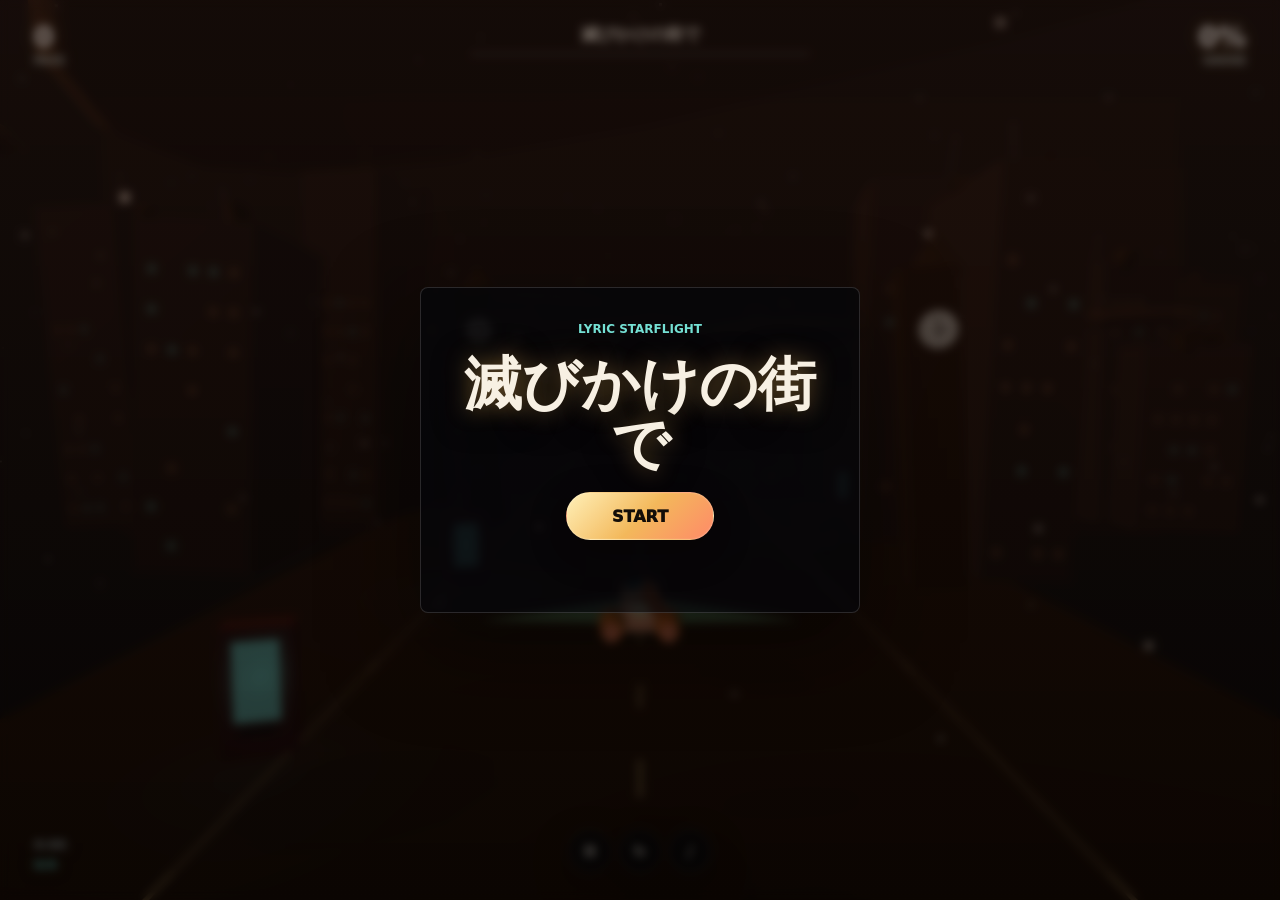
<file: lyric-shooter/index.html>
<!doctype html>
<html lang="ja">
  <head>
    <meta charset="utf-8" />
    <meta name="viewport" content="width=device-width, initial-scale=1" />
    <title>滅びかけの街で | Lyric Starflight</title>
    <meta
      name="description"
      content="3Dの三人称視点で機体を操作し、曲に合わせて飛来する歌詞へぶつかっていくブラウザゲーム。"
    />
    <link rel="stylesheet" href="./styles.css" />
  </head>
  <body>
    <main class="game-shell">
      <canvas id="game" aria-label="滅びかけの街で lyric starflight"></canvas>

      <section class="hud" aria-label="game status">
        <div class="metric">
          <strong id="score">0</strong>
          <span>PASS</span>
        </div>
        <div class="track-status">
          <strong>滅びかけの街で</strong>
          <div class="progress" aria-hidden="true"><i id="progressBar"></i></div>
        </div>
        <div class="metric align-right">
          <strong id="combo">0%</strong>
          <span>GAUGE</span>
        </div>
      </section>

      <section class="lower-hud" aria-label="play controls">
        <div class="timebox">
          <span id="timeNow">0:00</span>
          <span id="passCount">0/0</span>
        </div>
        <div class="button-row">
          <button id="pauseBtn" type="button" aria-label="pause">II</button>
          <button id="restartBtn" type="button" aria-label="restart">↻</button>
          <button id="muteBtn" type="button" aria-label="mute">♪</button>
        </div>
      </section>

      <div id="mobileJoystick" class="mobile-joystick" aria-label="mobile flight stick">
        <div class="joystick-base" aria-hidden="true">
          <div id="joystickKnob" class="joystick-knob"></div>
        </div>
      </div>

      <section id="overlay" class="overlay" aria-live="polite">
        <div class="title-card">
          <p>LYRIC STARFLIGHT</p>
          <h1>滅びかけの街で</h1>
          <button id="startBtn" type="button">START</button>
          <div id="resultLine" class="result-line"></div>
        </div>
      </section>

      <audio id="bgm" preload="auto" src="./assets/bgm.mp3"></audio>
      <script type="text/plain" id="lyricsFallback">
星々は疾うに燃え尽きていた
誰も、方角を信じなかった
駅前の時計塔だけが
昨日のまま、時を閉ざしている

君は笑って、嘘を畳んだ
綺麗なまま棄てられるように
僕はそれを拾い上げて
名前の無い箱に仕舞った

もしも、祈りが罪ならば
沈黙は赦しになるだろうか

滅びかけの街で
僕ら、優しい戦争をしていた
抱きしめる度に遠ざかる
その温度だけを信じて

錆びた空の下で
君の影が花のように崩れた
忘れることも出来ないまま
明日だけが、また生まれてく

古い神さまは撤去された
区画整理の朝だった
祭壇の跡には自販機
冷えた光が、喉を潤す

誰かが残したパスワードで
天国の門を開けてみた
白い画面に映るのは
生きていた頃の僕らだけ

もしも、愛が記録なら
消去も救いと呼べるだろうか

滅びかけの街で
僕ら、正しい孤独を選んだ
触れないために差し伸べた
その指先だけが震えて

燃えさしの季節に
君の声が雨のように残った
終わることすら出来ないまま
夜だけが、また深くなる

戦わなかった勇者たち
帰るはずもない聖者たち
誰にも読まれない遺書の上
春は遠慮無く咲くだろう

それでも、君が呼ぶなら
地獄の底で靴を揃える
僕の身体が無くなっても
この傷だけは、君を覚えてる

滅びきった街で
僕ら、最後の嘘を愛した
真実なんて要らないと
言えるほどには弱くなくて

名も無き空の下で
君の涙だけが蛍光灯のようにちらついた
忘れることを救いにはしない
赦されることも望まないで

ただ、もう一度だけ
君と同じ夢に堕ちて
目醒める前の世界で
僕ら、静かに息をする
      </script>
    </main>
    <script type="module" src="./app.js"></script>
  </body>
</html>
</file>
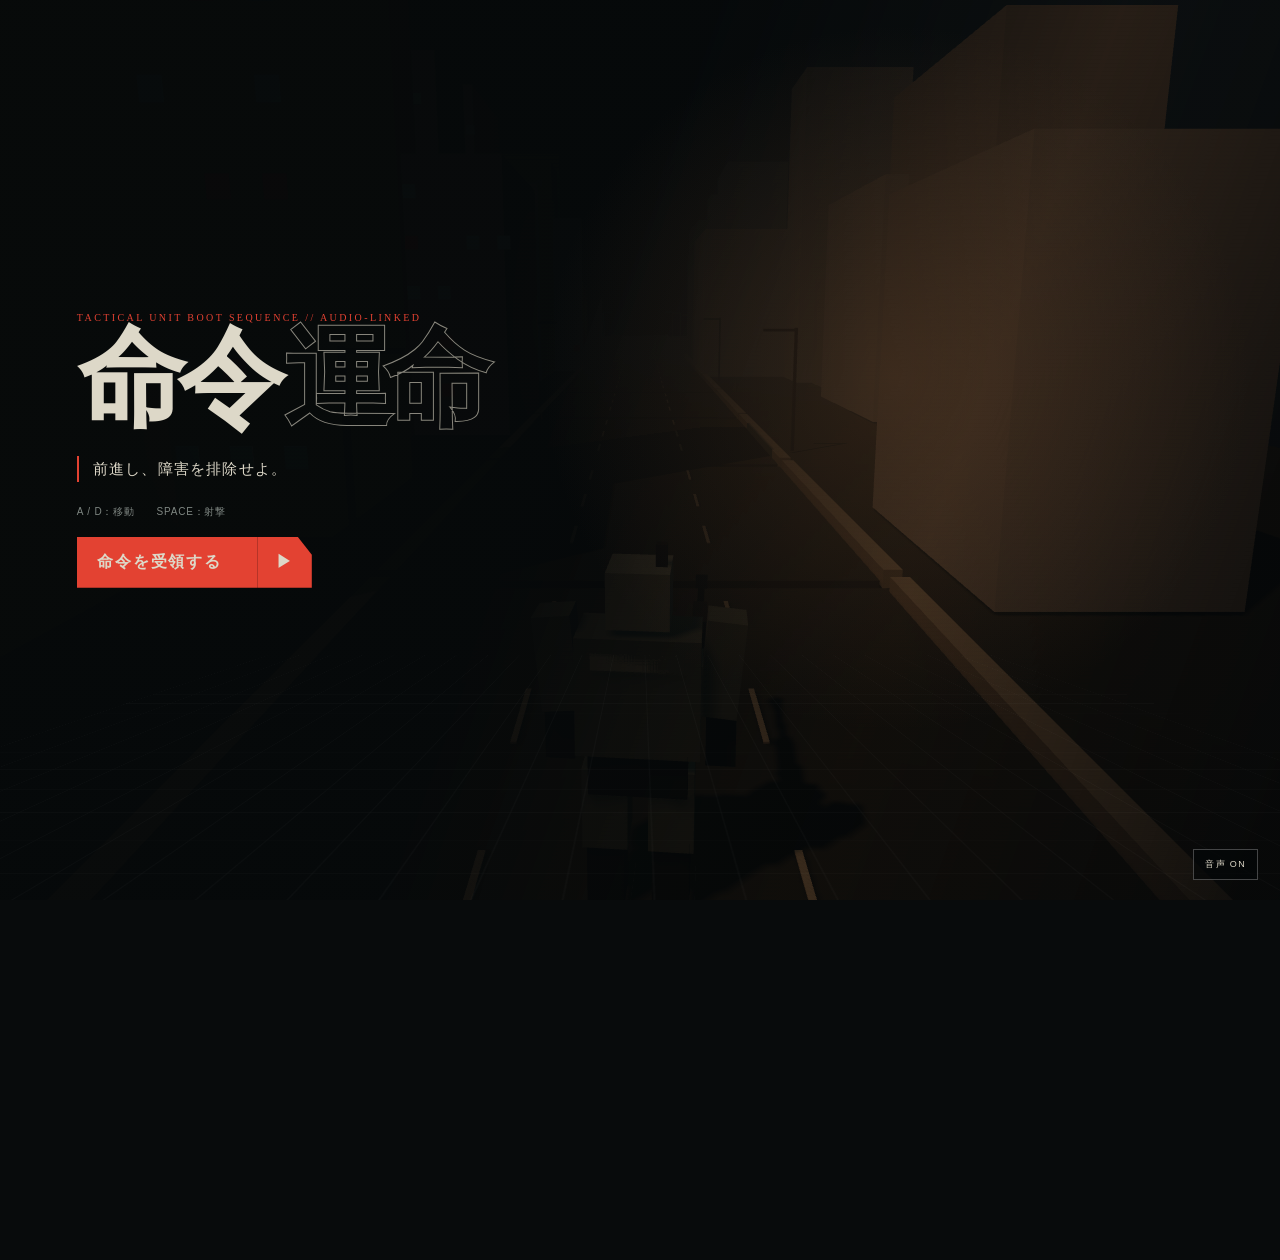
<file: meirei/index.html>
<!doctype html>
<html lang="ja">
<head>
  <meta charset="UTF-8" />
  <meta name="viewport" content="width=device-width,initial-scale=1,viewport-fit=cover,user-scalable=no" />
  <meta name="theme-color" content="#080b0c" />
  <title>命令運命 // ORDERED FATE</title>
  <meta name="description" content="楽曲が終わるまで命令に従う。ブロック都市を進む三人称シューティングゲーム。" />
  <link rel="stylesheet" href="./styles.css" />
  <link rel="stylesheet" href="./overrides.css" />
</head>
<body>
  <main id="gameShell">
    <canvas id="game" aria-label="命令運命 3Dゲーム"></canvas>

    <div class="scanlines" aria-hidden="true"></div>
    <div id="damageFlash" aria-hidden="true"></div>

    <div id="crosshair" class="crosshair hidden" aria-hidden="true"><i></i><b></b></div>

    <section id="lyricPanel" class="lyric-panel hidden" aria-live="polite">
      <small>内部音声記録</small>
      <p id="lyricLine">轟音、鉄風、硝煙、太陽</p>
    </section>

    <button id="soundButton" class="sound-button" type="button" aria-label="音声のオン・オフ">音声 ON</button>

    <section id="intro" class="screen intro">
      <div class="intro-grid" aria-hidden="true"></div>
      <div class="intro-copy">
        <p class="eyebrow">TACTICAL UNIT BOOT SEQUENCE // AUDIO-LINKED</p>
        <h1><span>命令</span><span>運命</span></h1>
        <p class="lead">前進し、障害を排除せよ。</p>
        <p class="choice">A / D：移動　　SPACE：射撃</p>
        <button id="startButton" class="primary-button" type="button"><span>命令を受領する</span><i>▶</i></button>
      </div>
    </section>

    <section id="result" class="screen result hidden" aria-live="polite">
      <div class="result-inner">
        <p class="eyebrow">OPERATION COMPLETE // MEMORY LOG</p>
        <h2 id="resultTitle">命令、完遂。</h2>
        <p id="resultQuote" class="result-quote">「ロボットだから仕方ない」</p>
        <div class="result-stats">
          <div><span>従順</span><strong id="finalObedience">000</strong></div>
          <div><span>人間性</span><strong id="finalHumanity">100</strong></div>
          <div><span>破壊</span><strong id="finalDestroyed">00</strong></div>
        </div>
        <p id="resultMessage" class="result-message"></p>
        <button id="retryButton" class="primary-button" type="button"><span>もう一度、従う</span><i>↻</i></button>
      </div>
    </section>

    <div id="touchControls" class="touch-controls hidden" aria-label="タッチ操作">
      <div class="move-buttons">
        <button data-move="left" aria-label="左へ移動">◀</button>
        <button data-move="right" aria-label="右へ移動">▶</button>
      </div>
      <button id="fireButton" class="fire-button" aria-label="射撃">FIRE</button>
    </div>

    <audio id="music" preload="auto" src="./assets/meirei-unmei.wav"></audio>
  </main>
  <script type="module" src="./app.js"></script>
</body>
</html>
</file>
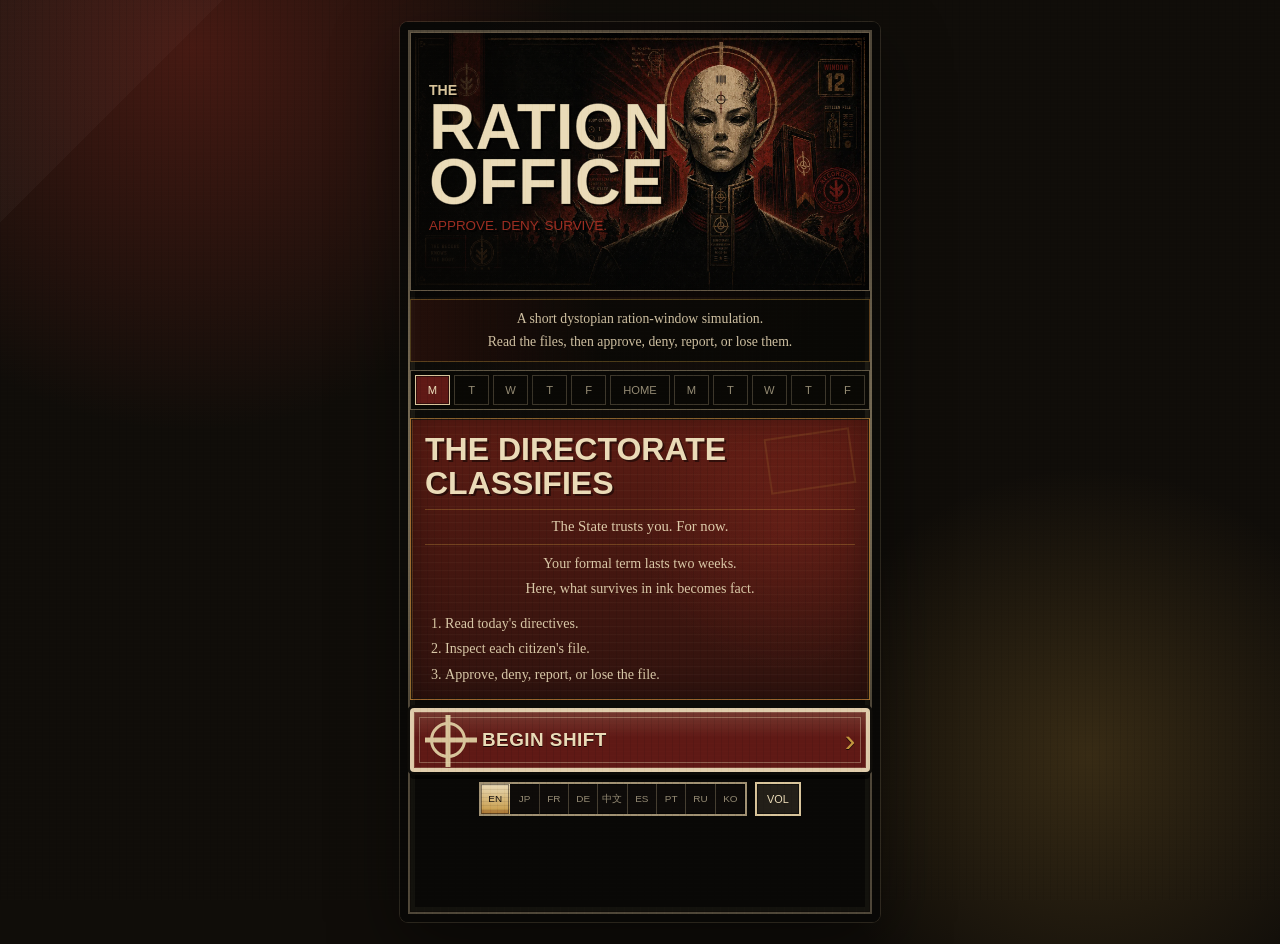
<file: ration/index.html>
<!doctype html>
<html lang="en">
<head>
  <meta charset="utf-8">
  <meta name="viewport" content="width=device-width, initial-scale=1, viewport-fit=cover">
  <meta name="theme-color" content="#17120d">
  <meta name="description" content="A short browser game about ration stamps, official records, and survival under the Directorate.">
  <link rel="canonical" href="https://play.stompy.jp/ration/">
  <meta property="og:type" content="website">
  <meta property="og:url" content="https://play.stompy.jp/ration/">
  <meta property="og:site_name" content="THE RATION OFFICE">
  <meta property="og:title" content="THE RATION OFFICE">
  <meta property="og:description" content="Approve. Deny. Survive. A short browser game about ration stamps, official records, and survival under the Directorate.">
  <meta property="og:image" content="https://play.stompy.jp/ration/assets/cover/title-cover-wide.png">
  <meta property="og:image:width" content="1672">
  <meta property="og:image:height" content="941">
  <meta property="og:image:type" content="image/png">
  <meta property="og:image:alt" content="THE RATION OFFICE title art showing a stark ration office window in a fictional Directorate.">
  <meta name="twitter:card" content="summary_large_image">
  <meta name="twitter:title" content="THE RATION OFFICE">
  <meta name="twitter:description" content="Approve. Deny. Survive. A short browser game about ration stamps, official records, and survival under the Directorate.">
  <meta name="twitter:image" content="https://play.stompy.jp/ration/assets/cover/title-cover-wide.png">
  <meta name="twitter:image:alt" content="THE RATION OFFICE title art showing a stark ration office window in a fictional Directorate.">
  <title>THE RATION OFFICE</title>
  <link rel="icon" href="assets/favicon.svg" type="image/svg+xml">
  <link rel="stylesheet" href="style.css">
  <script data-goatcounter="https://stompy.goatcounter.com/count" async src="https://gc.zgo.at/count.js"></script>
</head>
<body>
  <main id="app" class="app-shell" aria-live="polite"></main>
  <div id="screenFlash" class="screen-flash" aria-hidden="true"></div>
  <script src="data.js"></script>
  <script src="game.js"></script>
</body>
</html>
</file>
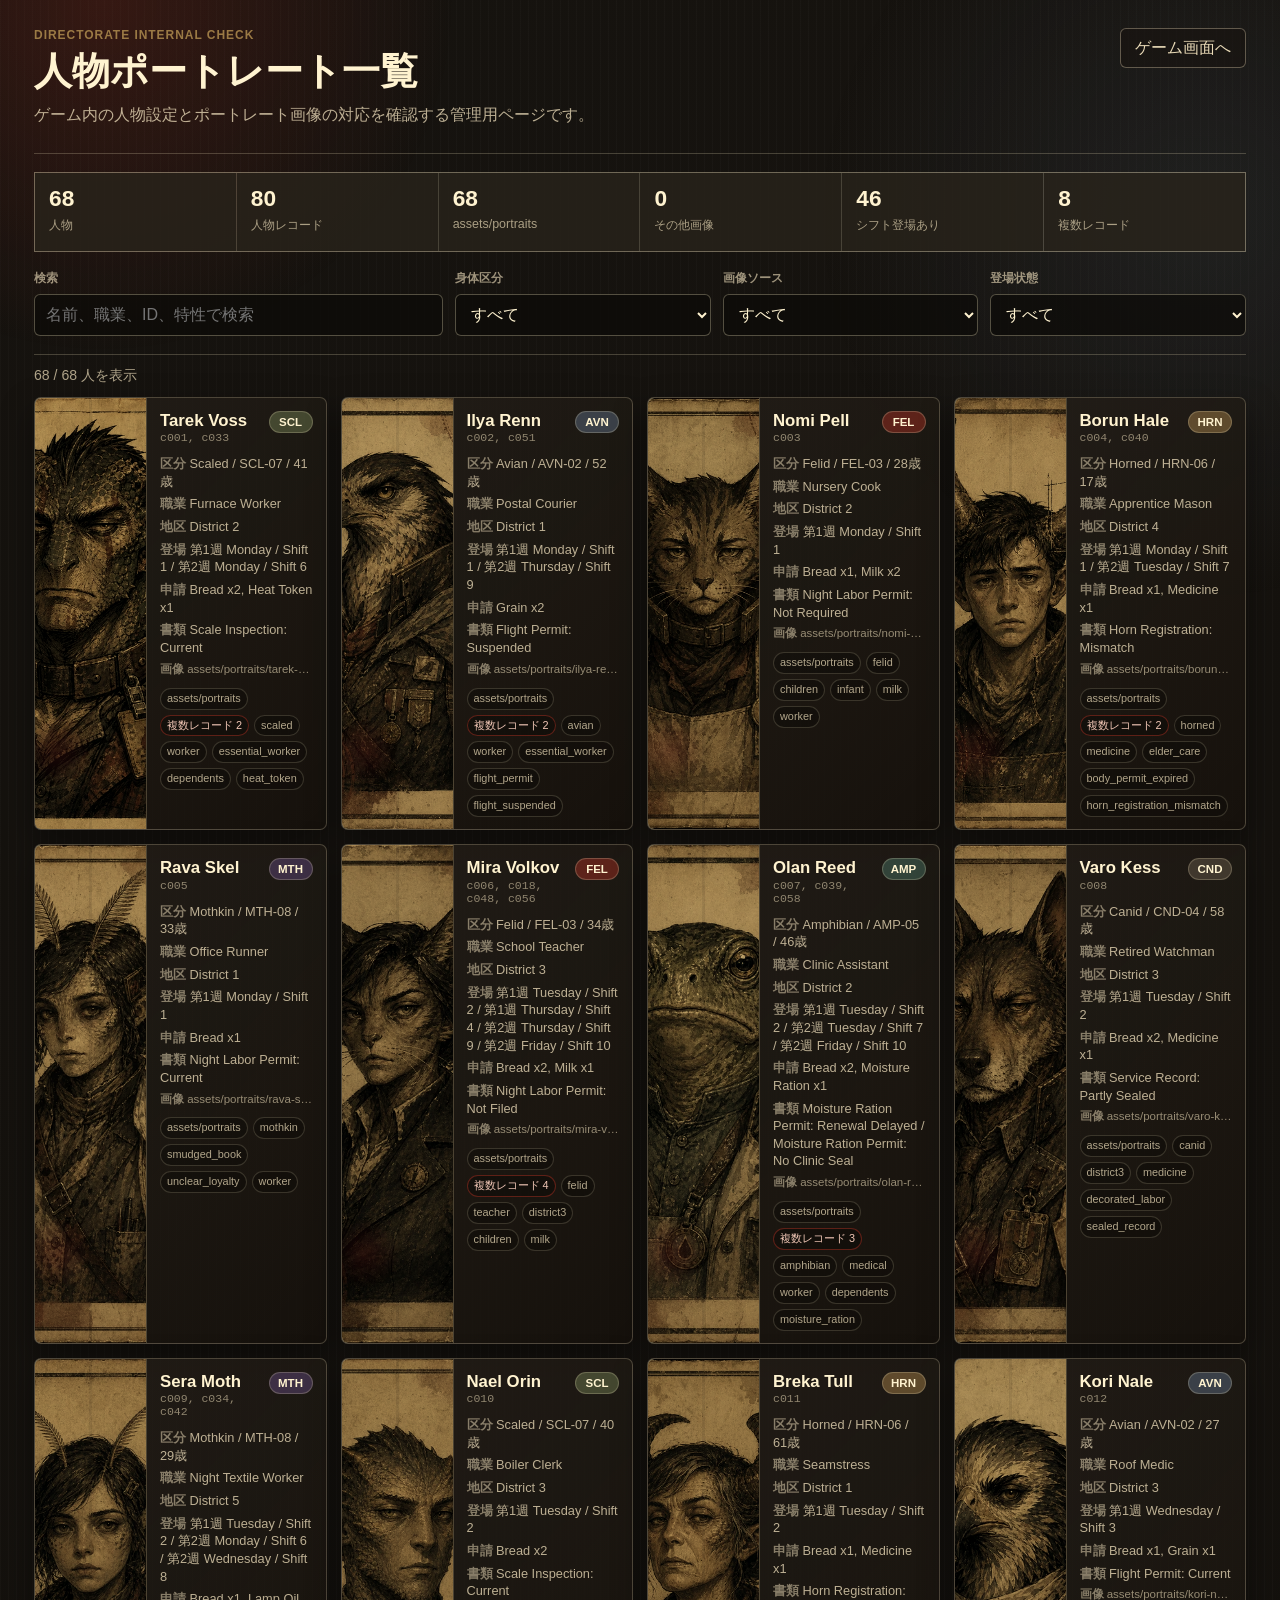
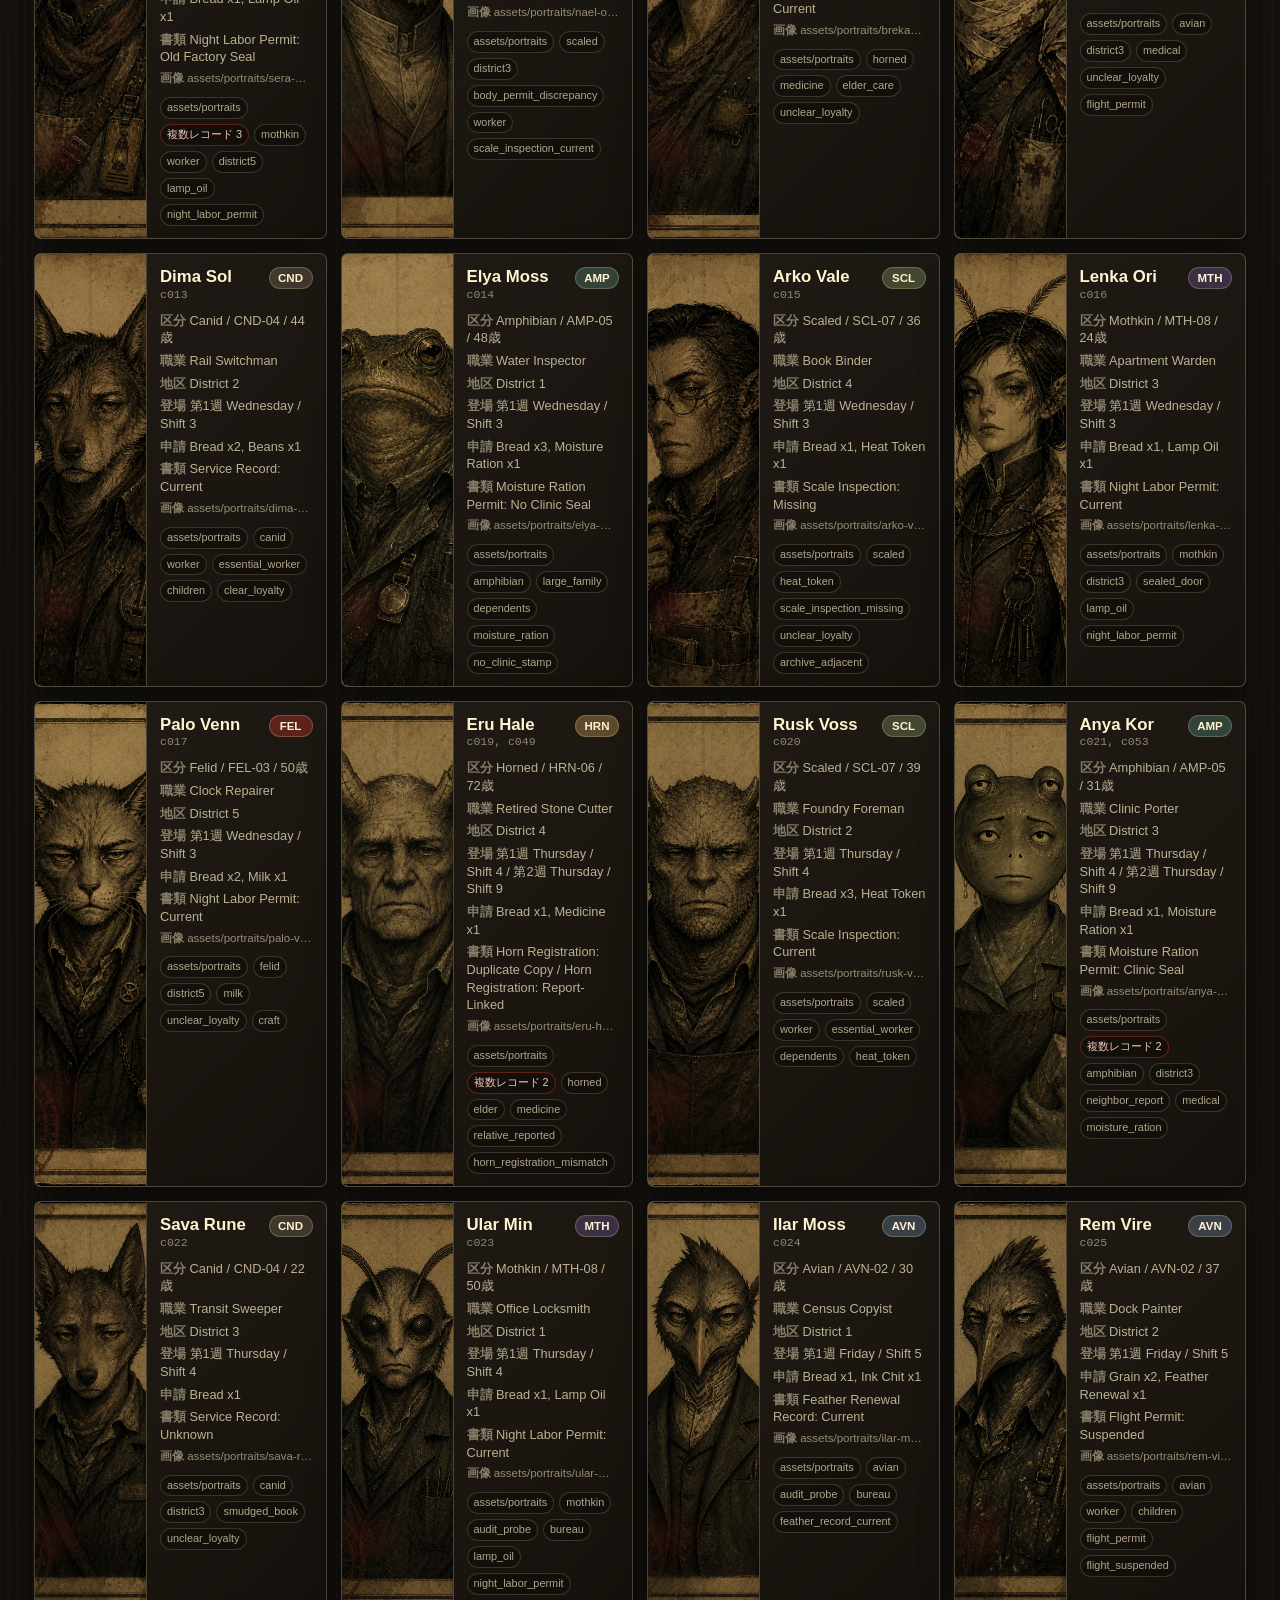
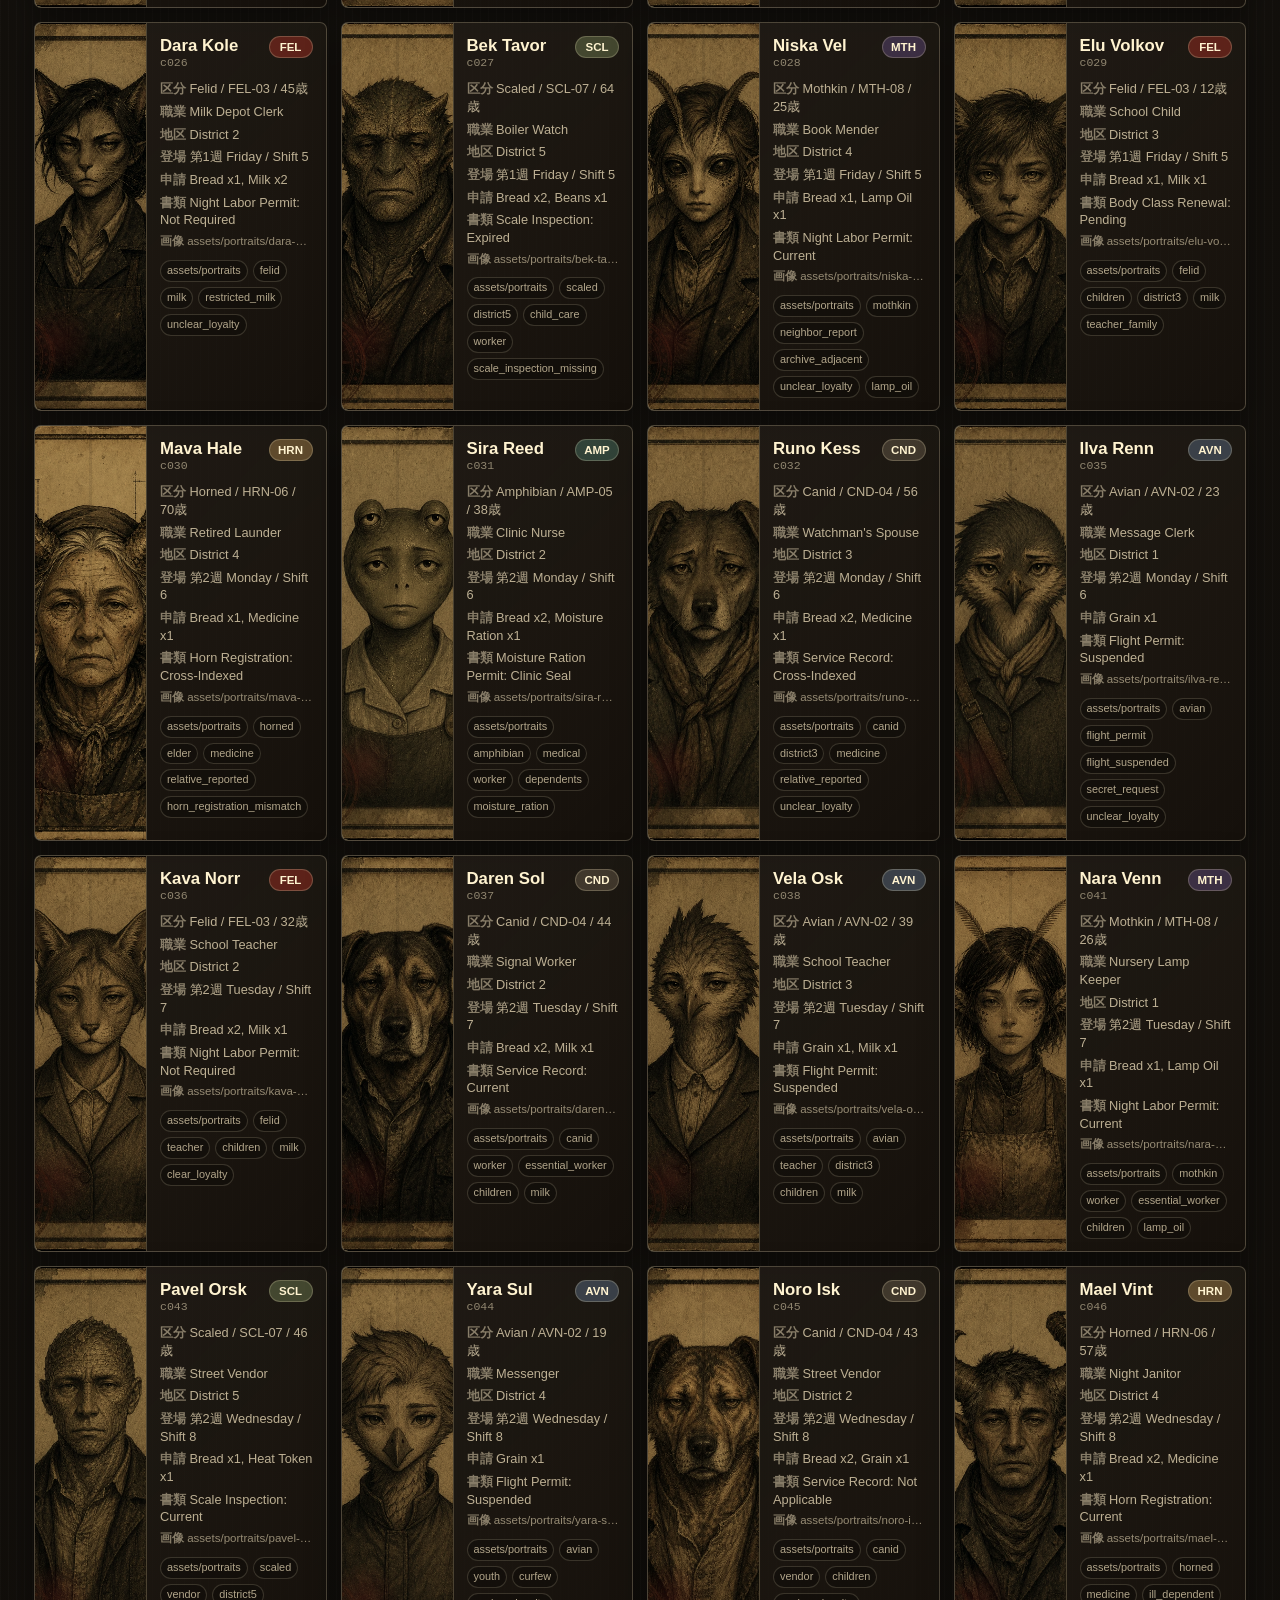
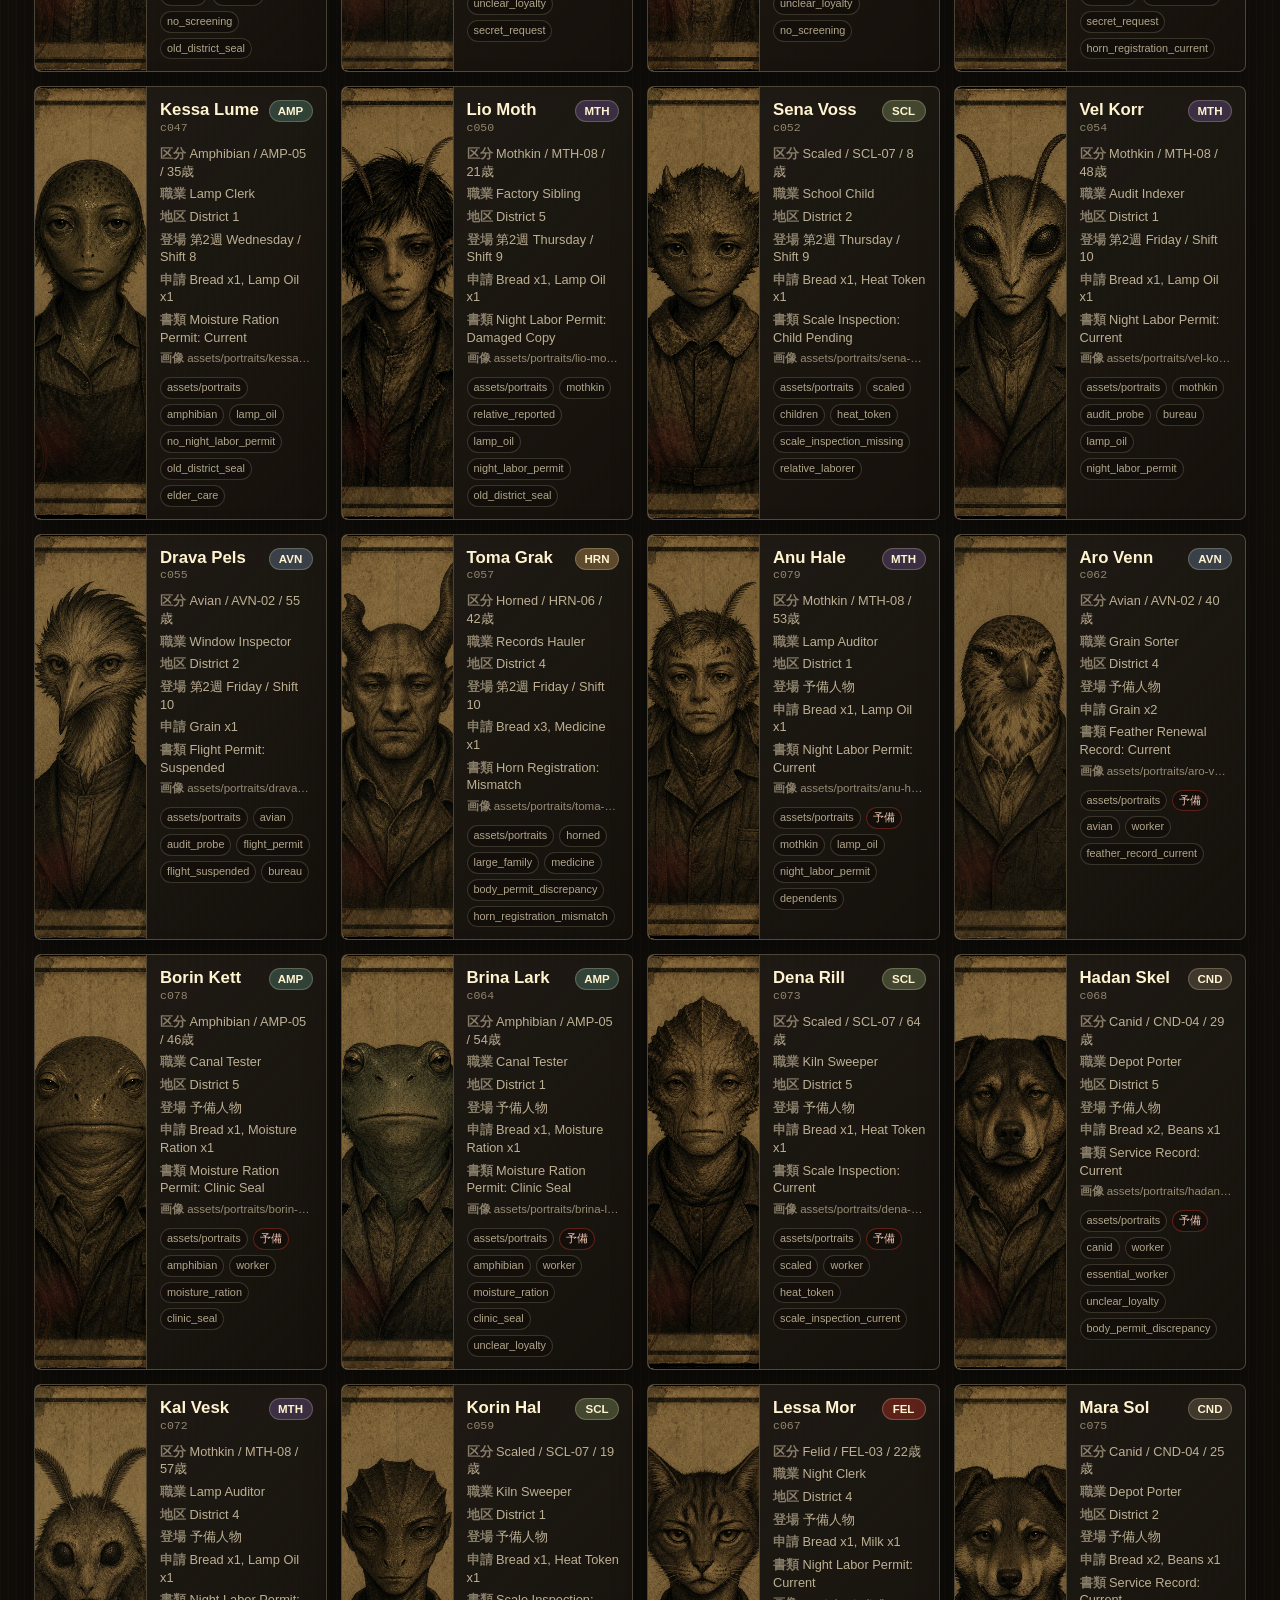
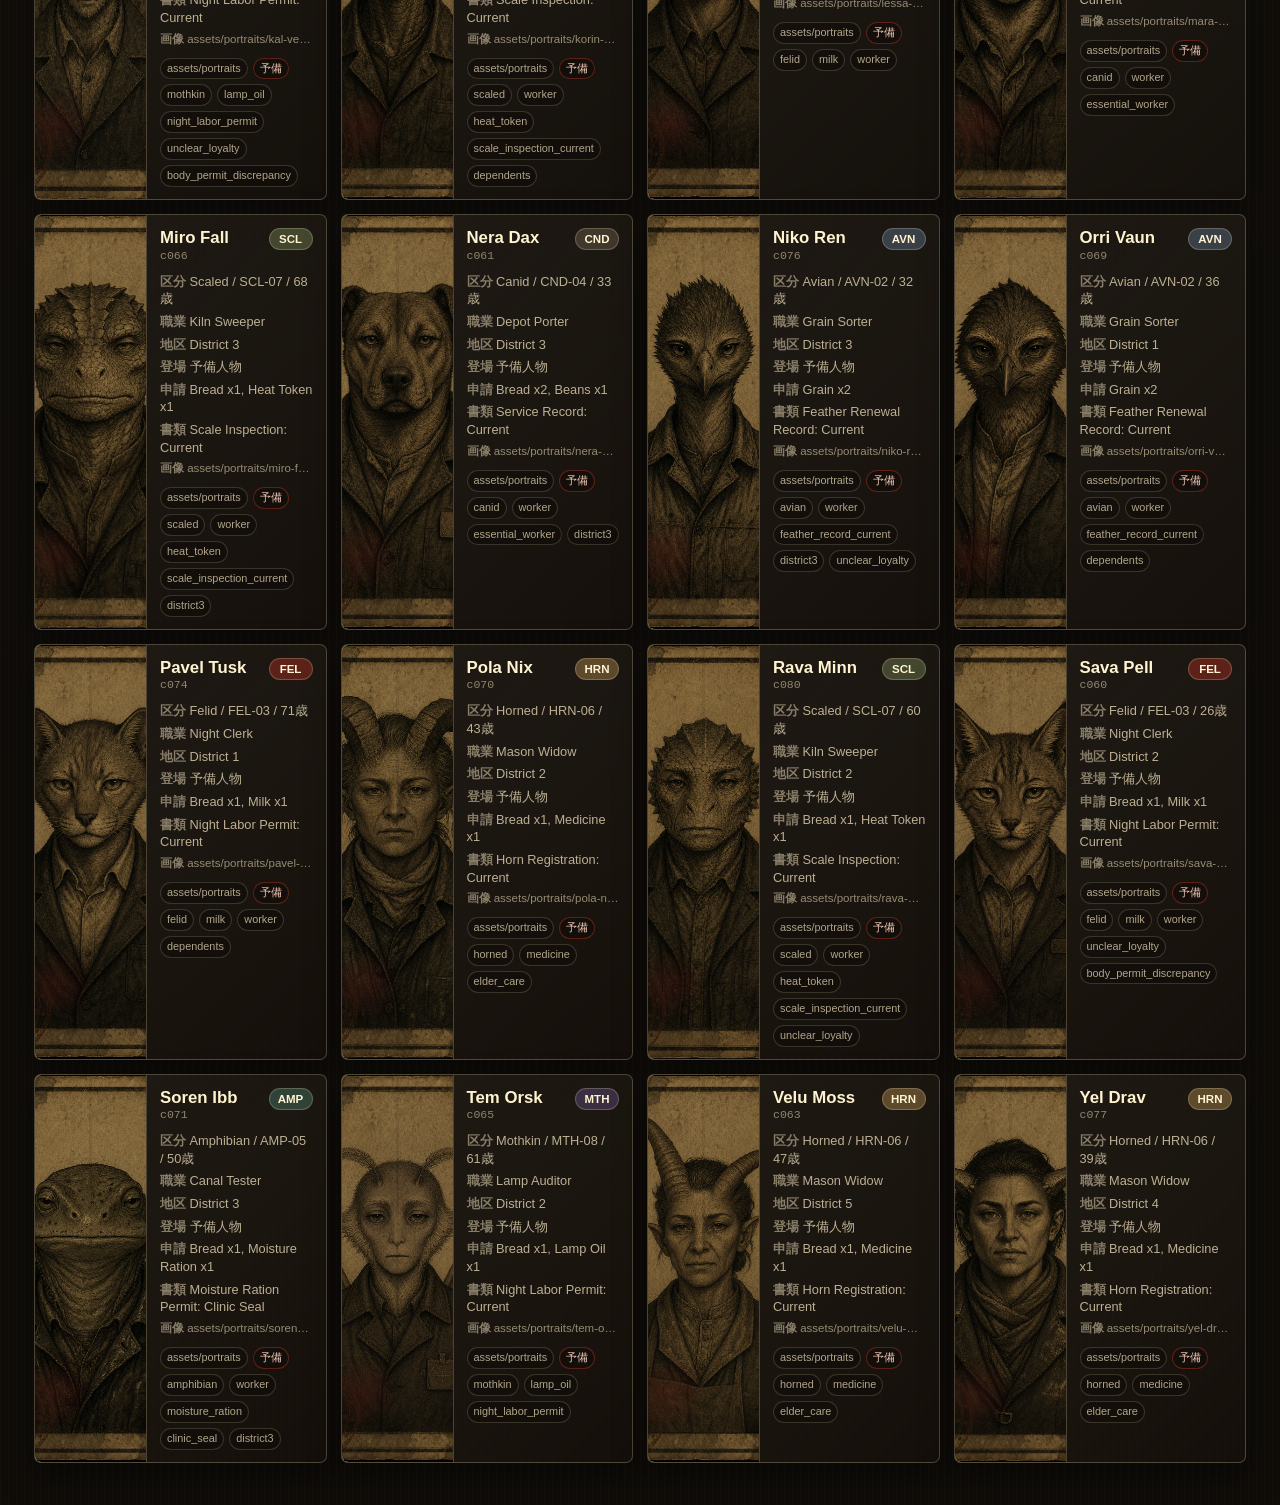
<file: ration/portraits.html>
<!doctype html>
<html lang="ja">
<head>
  <meta charset="utf-8">
  <meta name="viewport" content="width=device-width, initial-scale=1">
  <meta name="theme-color" content="#17120d">
  <title>Portrait Admin | THE RATION OFFICE</title>
  <link rel="stylesheet" href="portraits-admin.css">
</head>
<body>
  <main class="admin-shell">
    <header class="admin-header">
      <div>
        <p class="admin-kicker">DIRECTORATE INTERNAL CHECK</p>
        <h1>人物ポートレート一覧</h1>
        <p class="admin-lead">ゲーム内の人物設定とポートレート画像の対応を確認する管理用ページです。</p>
      </div>
      <a class="game-link" href="index.html">ゲーム画面へ</a>
    </header>

    <section class="summary-strip" id="summaryStrip" aria-label="集計"></section>

    <section class="control-strip" aria-label="絞り込み">
      <label class="control-field">
        <span>検索</span>
        <input id="portraitSearch" type="search" placeholder="名前、職業、ID、特性で検索">
      </label>
      <label class="control-field">
        <span>身体区分</span>
        <select id="kindFilter"></select>
      </label>
      <label class="control-field">
        <span>画像ソース</span>
        <select id="sourceFilter">
          <option value="">すべて</option>
          <option value="portrait-folder">assets/portraits</option>
          <option value="other">その他</option>
        </select>
      </label>
      <label class="control-field">
        <span>登場状態</span>
        <select id="appearanceFilter">
          <option value="">すべて</option>
          <option value="campaign">シフト登場あり</option>
          <option value="reserve">予備人物</option>
          <option value="repeat">複数レコード</option>
        </select>
      </label>
    </section>

    <section class="result-bar" aria-live="polite">
      <p id="resultCount"></p>
    </section>

    <section class="portrait-grid" id="portraitGrid" aria-label="人物一覧"></section>
    <p class="empty-state" id="emptyState" hidden>条件に一致する人物はいません。</p>
  </main>

  <script src="data.js"></script>
  <script src="portraits-admin.js"></script>
</body>
</html>
</file>
<file: lyric-shooter/styles.css>
:root {
  color-scheme: dark;
  --ink: #f7f0e3;
  --muted: #b9c6c5;
  --panel: rgba(10, 13, 18, 0.58);
  --line: rgba(255, 236, 178, 0.3);
  --gold: #f3b85b;
  --cyan: #75e0d4;
  --rose: #ff6f8e;
  --void: #05060a;
}

* {
  box-sizing: border-box;
}

html,
body {
  width: 100%;
  height: 100%;
}

body {
  margin: 0;
  overflow: hidden;
  background: linear-gradient(180deg, #21120d 0%, #171110 45%, #070606 100%);
  color: var(--ink);
  font-family:
    "Yu Gothic UI", "Hiragino Kaku Gothic ProN", "Meiryo", system-ui,
    sans-serif;
  letter-spacing: 0;
  user-select: none;
}

button,
input {
  font: inherit;
}

.game-shell {
  position: relative;
  width: 100vw;
  height: 100vh;
  min-height: 520px;
  overflow: hidden;
  background: #120d0b;
}

#game {
  display: block;
  width: 100%;
  height: 100%;
  touch-action: none;
}

.hud,
.lower-hud {
  position: absolute;
  left: clamp(14px, 3vw, 34px);
  right: clamp(14px, 3vw, 34px);
  z-index: 3;
  pointer-events: none;
}

.hud {
  top: clamp(12px, 2.3vw, 24px);
  display: grid;
  grid-template-columns: minmax(88px, 1fr) minmax(160px, 360px) minmax(88px, 1fr);
  gap: 14px;
  align-items: start;
}

.metric {
  display: grid;
  gap: 2px;
  color: white;
  text-shadow: 0 0 18px rgba(243, 184, 91, 0.36);
}

.metric strong {
  font-size: clamp(18px, 3vw, 28px);
  line-height: 1;
}

.metric span,
.track-status {
  color: var(--muted);
  font-size: 11px;
  font-weight: 700;
}

.align-right {
  justify-items: end;
}

.track-status {
  display: grid;
  gap: 8px;
  justify-items: center;
  text-align: center;
  min-width: 0;
}

.track-status strong {
  width: 100%;
  overflow: hidden;
  color: var(--ink);
  font-size: clamp(13px, 2vw, 17px);
  line-height: 1.2;
  text-overflow: ellipsis;
  white-space: nowrap;
}

.progress {
  width: min(100%, 340px);
  height: 4px;
  overflow: hidden;
  border-radius: 999px;
  background: rgba(255, 255, 255, 0.12);
}

.progress i {
  display: block;
  width: 0%;
  height: 100%;
  border-radius: inherit;
  background: linear-gradient(90deg, var(--cyan), var(--gold), var(--rose));
  box-shadow: 0 0 16px rgba(117, 224, 212, 0.45);
}

.lower-hud {
  bottom: clamp(14px, 3vw, 28px);
  display: grid;
  grid-template-columns: minmax(98px, 1fr) auto minmax(160px, 1fr);
  gap: 16px;
  align-items: end;
}

.timebox {
  display: grid;
  gap: 5px;
  width: fit-content;
  min-width: 96px;
  color: var(--muted);
  font-size: 13px;
  font-weight: 800;
  text-shadow: 0 0 16px rgba(0, 0, 0, 0.65);
}

#passCount {
  color: var(--cyan);
  letter-spacing: 0;
}

.button-row {
  display: flex;
  gap: 8px;
  pointer-events: auto;
}

.button-row button,
.title-card button {
  display: inline-grid;
  place-items: center;
  border: 1px solid rgba(255, 255, 255, 0.18);
  color: var(--ink);
  background: rgba(7, 9, 14, 0.7);
  box-shadow:
    inset 0 0 0 1px rgba(255, 255, 255, 0.04),
    0 12px 38px rgba(0, 0, 0, 0.32);
  cursor: pointer;
}

.button-row button {
  width: 42px;
  height: 42px;
  border-radius: 999px;
  font-weight: 900;
}

.button-row button:hover,
.title-card button:hover {
  border-color: rgba(243, 184, 91, 0.6);
  background: rgba(31, 24, 22, 0.82);
}

.mobile-joystick {
  position: absolute;
  left: max(16px, env(safe-area-inset-left));
  bottom: max(132px, calc(env(safe-area-inset-bottom) + 132px));
  z-index: 4;
  display: none;
  width: 132px;
  height: 132px;
  touch-action: none;
  pointer-events: auto;
}

.joystick-base {
  position: relative;
  width: 100%;
  height: 100%;
  border: 1px solid rgba(117, 224, 212, 0.32);
  border-radius: 999px;
  background:
    radial-gradient(circle at center, rgba(117, 224, 212, 0.12) 0 30%, transparent 31%),
    rgba(7, 9, 14, 0.5);
  box-shadow:
    inset 0 0 0 1px rgba(255, 255, 255, 0.05),
    inset 0 0 34px rgba(117, 224, 212, 0.13),
    0 14px 34px rgba(0, 0, 0, 0.36);
}

.joystick-base::before,
.joystick-base::after {
  position: absolute;
  content: "";
  background: rgba(255, 255, 255, 0.12);
  pointer-events: none;
}

.joystick-base::before {
  top: 50%;
  left: 18px;
  right: 18px;
  height: 1px;
}

.joystick-base::after {
  top: 18px;
  bottom: 18px;
  left: 50%;
  width: 1px;
}

.joystick-knob {
  position: absolute;
  top: 50%;
  left: 50%;
  width: 58px;
  height: 58px;
  border: 1px solid rgba(243, 184, 91, 0.58);
  border-radius: 999px;
  background:
    radial-gradient(circle at 35% 28%, rgba(255, 255, 255, 0.42), transparent 26%),
    linear-gradient(135deg, rgba(117, 224, 212, 0.82), rgba(243, 184, 91, 0.9));
  box-shadow:
    inset 0 0 18px rgba(5, 6, 10, 0.22),
    0 8px 22px rgba(0, 0, 0, 0.42),
    0 0 20px rgba(117, 224, 212, 0.2);
  transform: translate(-50%, -50%);
  pointer-events: none;
}

.mobile-joystick.is-active .joystick-base {
  border-color: rgba(243, 184, 91, 0.72);
  box-shadow:
    inset 0 0 22px rgba(117, 224, 212, 0.18),
    0 0 26px rgba(243, 184, 91, 0.24);
}

.overlay {
  position: absolute;
  inset: 0;
  z-index: 5;
  display: grid;
  place-items: center;
  padding: 28px;
  background:
    linear-gradient(180deg, rgba(45, 23, 15, 0.3), rgba(0, 0, 0, 0.48)),
    rgba(0, 0, 0, 0.34);
  backdrop-filter: blur(5px);
}

.overlay.is-hidden {
  opacity: 0;
  pointer-events: none;
  transition: opacity 240ms ease;
}

.title-card {
  display: grid;
  justify-items: center;
  gap: 18px;
  width: min(440px, 92vw);
  padding: 34px 28px;
  border: 1px solid rgba(255, 255, 255, 0.14);
  border-radius: 8px;
  background: rgba(5, 6, 10, 0.72);
  box-shadow: 0 30px 90px rgba(0, 0, 0, 0.52);
  text-align: center;
}

.title-card p {
  margin: 0;
  color: var(--cyan);
  font-size: 12px;
  font-weight: 900;
  letter-spacing: 0;
}

.title-card h1 {
  margin: 0;
  font-size: clamp(32px, 8vw, 58px);
  line-height: 1.04;
  text-shadow:
    0 0 22px rgba(243, 184, 91, 0.42),
    0 6px 34px rgba(0, 0, 0, 0.7);
}

.title-card button {
  min-width: 148px;
  min-height: 48px;
  padding: 0 28px;
  border-radius: 999px;
  color: #120d08;
  background: linear-gradient(135deg, #fff0b8, #f3b85b 52%, #ff8a68);
  font-weight: 950;
}

.result-line {
  min-height: 20px;
  color: var(--muted);
  font-size: 13px;
  font-weight: 700;
}

@media (max-width: 720px) {
  .game-shell {
    min-height: 100svh;
  }

  .hud {
    grid-template-columns: 1fr 1fr;
  }

  .track-status {
    grid-column: 1 / -1;
    grid-row: 2;
  }

  .lower-hud {
    grid-template-columns: 1fr auto;
  }

  .mobile-joystick {
    display: block;
  }
}

@media (pointer: fine) {
  .mobile-joystick {
    display: none;
  }
}

@media (pointer: coarse) and (max-width: 900px) {
  .mobile-joystick {
    display: block;
  }
}
</file>
<file: meirei/styles.css>
:root{--black:#080b0c;--panel:rgba(7,11,12,.78);--bone:#ddd8c8;--red:#e34232;--orange:#ff7a35;--cyan:#7fd6cf;--muted:#89918d}*{box-sizing:border-box}html,body{width:100%;height:100%;margin:0;overflow:hidden;background:var(--black);font-family:"Arial Narrow","Yu Gothic UI","Noto Sans JP",sans-serif;color:var(--bone)}button{font:inherit;color:inherit}#gameShell{position:relative;width:100%;height:100%;background:#0a0d0e;isolation:isolate}#game{display:block;width:100%;height:100%;touch-action:none}.hidden{display:none!important}.scanlines{position:absolute;inset:0;pointer-events:none;z-index:8;opacity:.18;background:repeating-linear-gradient(to bottom,transparent 0,transparent 3px,rgba(0,0,0,.28) 4px);mix-blend-mode:multiply}.scanlines:after{content:"";position:absolute;inset:-40%;background:linear-gradient(105deg,transparent 42%,rgba(255,255,255,.04) 48%,transparent 54%);animation:sweep 8s linear infinite}@keyframes sweep{to{transform:translateX(45%)}}#damageFlash{position:absolute;inset:0;z-index:7;pointer-events:none;box-shadow:inset 0 0 0 0 rgba(227,66,50,0);transition:.08s}.hud{position:absolute;z-index:10;top:0;left:0;right:0;height:84px;padding:18px 28px;display:grid;grid-template-columns:1fr 220px 1fr;align-items:start;background:linear-gradient(to bottom,rgba(4,7,8,.85),transparent);text-transform:uppercase;letter-spacing:.12em}.brand{display:flex;align-items:center;gap:10px;font-size:12px}.brand i{width:8px;height:8px;background:var(--red);box-shadow:0 0 12px var(--red);animation:blink 1s step-end infinite}.brand b{font-size:16px}.timer-wrap{text-align:center}.timer-wrap>span,.ammo span{display:block;font-size:9px;color:#acb1ad;margin-bottom:3px}.timer-wrap strong{font-family:Consolas,monospace;font-size:25px;letter-spacing:.05em}.timeline{height:2px;margin-top:6px;background:rgba(255,255,255,.15)}.timeline i{display:block;width:100%;height:100%;background:var(--red);box-shadow:0 0 8px var(--red)}.ammo{text-align:right}.ammo strong{font:28px/1 Consolas}.scores{position:absolute;z-index:10;left:25px;top:104px;width:185px}.score{margin-bottom:14px}.score>div:first-child{display:flex;justify-content:space-between;align-items:baseline;text-transform:uppercase;letter-spacing:.12em}.score span{font-size:10px}.score strong{font:700 21px/1 Consolas}.meter{height:4px;margin-top:5px;background:rgba(255,255,255,.12);transform:skewX(-18deg)}.meter i{display:block;height:100%;width:0;transition:width .2s;background:var(--orange);box-shadow:0 0 10px rgba(255,122,53,.6)}.humanity .meter i{width:100%;background:var(--cyan);box-shadow:0 0 10px rgba(127,214,207,.5)}.crosshair{position:absolute;z-index:9;left:50%;top:43%;width:48px;height:48px;transform:translate(-50%,-50%);border:1px solid rgba(255,255,255,.36);border-radius:50%;pointer-events:none}.crosshair:before,.crosshair:after{content:"";position:absolute;background:rgba(255,255,255,.55)}.crosshair:before{width:68px;height:1px;left:-11px;top:23px}.crosshair:after{height:68px;width:1px;top:-11px;left:23px}.crosshair i{position:absolute;inset:19px;border:1px solid var(--red);transform:rotate(45deg)}.crosshair b{position:absolute;inset:-12px;border:1px solid transparent;border-left-color:rgba(255,255,255,.2);border-right-color:rgba(255,255,255,.2);border-radius:50%;animation:rotate 7s linear infinite}.crosshair.locked{border-color:var(--red);box-shadow:0 0 16px rgba(227,66,50,.4)}@keyframes rotate{to{transform:rotate(360deg)}}.target-label{position:absolute;z-index:10;left:50%;top:calc(43% + 37px);transform:translateX(-50%);font:9px Consolas;letter-spacing:.15em;color:var(--red)}.hit-text{position:absolute;z-index:12;left:50%;top:35%;transform:translate(-50%,-50%);color:#fff;font:bold 15px Consolas;letter-spacing:.18em;text-shadow:0 0 10px var(--red);opacity:0;pointer-events:none}.hit-text.show{animation:hit .45s ease-out}@keyframes hit{0%{opacity:1;transform:translate(-50%,-20%) scale(1.3)}100%{opacity:0;transform:translate(-50%,-90%) scale(.9)}}.lyric-panel{position:absolute;z-index:10;left:50%;bottom:63px;transform:translateX(-50%);width:min(620px,70vw);text-align:center;text-shadow:0 2px 9px #000}.lyric-panel small{color:var(--red);font:9px Consolas;letter-spacing:.25em}.lyric-panel p{margin:7px 0;font-weight:700;font-size:clamp(16px,2vw,23px);letter-spacing:.08em}.controls-hint{position:absolute;z-index:10;left:23px;bottom:25px;display:flex;gap:16px;font-size:10px;letter-spacing:.1em;color:#a4aaa6}kbd{display:inline-flex;min-width:24px;height:22px;margin-right:4px;align-items:center;justify-content:center;border:1px solid #69706c;background:rgba(0,0,0,.55);font:10px Consolas}.sound-button{position:absolute;z-index:20;right:22px;bottom:20px;border:1px solid rgba(255,255,255,.25);background:rgba(4,7,8,.65);padding:8px 11px;font-size:9px;letter-spacing:.15em;cursor:pointer}.screen{position:absolute;z-index:15;inset:0;background:radial-gradient(circle at 70% 42%,rgba(91,62,38,.4),transparent 34%),linear-gradient(110deg,rgba(6,9,10,.98) 0 44%,rgba(7,10,11,.65) 70%,rgba(6,8,9,.95));overflow:hidden}.intro-grid{position:absolute;inset:0;opacity:.13;background-image:linear-gradient(rgba(255,255,255,.15) 1px,transparent 1px),linear-gradient(90deg,rgba(255,255,255,.15) 1px,transparent 1px);background-size:54px 54px;transform:perspective(700px) rotateX(62deg) scale(1.7);transform-origin:center bottom}.intro-copy{position:absolute;z-index:2;left:8vw;top:50%;transform:translateY(-50%);width:min(500px,44vw)}.eyebrow{margin:0 0 14px;color:var(--red);font:10px Consolas;letter-spacing:.24em}.intro h1{margin:0;display:flex;gap:.05em;font-size:clamp(68px,10vw,150px);line-height:.72;letter-spacing:-.08em;font-weight:900}.intro h1 span:last-child{color:transparent;-webkit-text-stroke:1px rgba(221,216,200,.6)}.lead{margin:34px 0 25px;padding-left:14px;border-left:2px solid var(--red);font-size:15px;line-height:1.75;letter-spacing:.08em}.objective{display:flex;gap:20px;margin-bottom:30px}.objective div{display:flex;gap:7px;align-items:center;color:#abb0ac;font-size:10px}.objective b{color:var(--red);font:10px Consolas}.primary-button{min-width:235px;border:0;background:var(--red);padding:0;display:inline-flex;justify-content:space-between;align-items:center;text-transform:uppercase;letter-spacing:.12em;font-weight:700;cursor:pointer;clip-path:polygon(0 0,94% 0,100% 35%,100% 100%,0 100%);transition:.2s}.primary-button span{padding:15px 20px}.primary-button i{padding:15px 18px;border-left:1px solid rgba(0,0,0,.2);font-style:normal}.primary-button:hover{background:#ff5b43;transform:translateX(3px);box-shadow:0 0 26px rgba(227,66,50,.25)}.choice{font-size:10px;color:#7f8782;letter-spacing:.08em}.unit-card{position:absolute;right:5vw;top:9vh;width:42vw;height:82vh;border:1px solid rgba(255,255,255,.12);clip-path:polygon(12% 0,100% 0,100% 88%,88% 100%,0 100%,0 12%);background:linear-gradient(145deg,rgba(255,255,255,.035),transparent);display:flex;align-items:flex-end;justify-content:center}.unit-card:before,.unit-card:after{content:"";position:absolute;background:var(--red)}.unit-card:before{top:0;left:12%;width:60px;height:2px}.unit-card:after{left:0;bottom:17%;width:2px;height:60px}.unit-card span{position:absolute;right:18px;bottom:15px;font:9px Consolas;letter-spacing:.16em;color:#999f9b}#unitPreview{position:absolute;inset:0}.result{display:grid;place-items:center;text-align:center;background:radial-gradient(circle,rgba(79,48,31,.35),transparent 45%),rgba(5,8,9,.96)}.result-inner{width:min(640px,86vw)}.result h2{font-size:clamp(44px,8vw,92px);margin:0 0 9px;letter-spacing:-.06em}.result-quote{font-size:16px;color:#a4aaa6}.result-stats{display:grid;grid-template-columns:repeat(3,1fr);margin:35px 0 25px;border-top:1px solid #343938;border-bottom:1px solid #343938}.result-stats div{padding:18px;border-right:1px solid #343938}.result-stats div:last-child{border:0}.result-stats span{display:block;font-size:9px;letter-spacing:.18em;color:#8f9692}.result-stats strong{font:32px Consolas}.result-message{min-height:42px;color:#b2b7b3;font-size:13px;line-height:1.7}.touch-controls{position:absolute;z-index:13;inset:auto 18px 18px;display:flex;justify-content:space-between;align-items:end}.move-buttons{display:flex;gap:8px}.touch-controls button{border:1px solid rgba(255,255,255,.28);background:rgba(8,11,12,.6);backdrop-filter:blur(5px);width:64px;height:58px;font-weight:700}.touch-controls .fire-button{width:78px;height:78px;border-radius:50%;border-color:var(--red);color:#fff;background:rgba(147,38,28,.55)}@keyframes blink{50%{opacity:.25}}@media(max-width:760px){.intro-copy{left:7vw;top:45%;width:86vw}.unit-card{opacity:.28;right:-20vw;width:90vw}.intro h1{font-size:22vw}.objective{gap:10px;flex-wrap:wrap}.hud{grid-template-columns:1fr 150px 1fr;padding:15px 14px}.scores{left:14px;top:85px;width:140px}.controls-hint{display:none!important}.lyric-panel{bottom:110px;width:90vw}.sound-button{top:15px;right:12px;bottom:auto}.ammo{visibility:hidden}.brand{font-size:9px}.timer-wrap strong{font-size:21px}.result-stats strong{font-size:25px}}@media(pointer:coarse){.touch-controls:not(.hidden){display:flex!important}}
</file>
<file: meirei/overrides.css>
/* Layout refinements kept separate from the compact base stylesheet. */
.hud {
  display: block;
}

.intro {
  display: flex;
  align-items: center;
  padding: clamp(32px, 6vw, 112px);
}

.intro-copy {
  position: relative;
  z-index: 2;
  left: auto;
  top: auto;
  transform: none;
  width: min(540px, 46vw);
  max-height: calc(100dvh - 64px);
}

.intro h1 {
  flex-wrap: nowrap;
  font-size: clamp(72px, 8.5vw, 148px);
  line-height: .78;
}

.intro .lead {
  margin: clamp(22px, 4vh, 34px) 0 clamp(15px, 2.5vh, 25px);
}

.intro .choice {
  margin: 0 0 18px;
}

.lyric-panel {
  top: 30%;
  bottom: auto;
  transform: translate(-50%, -50%);
  width: min(940px, 82vw);
  text-shadow: 0 3px 14px #000, 0 0 28px rgba(0, 0, 0, .9);
}

.lyric-panel small {
  font: 700 13px Consolas, monospace;
  letter-spacing: .3em;
}

.lyric-panel p {
  margin: 10px 0;
  font-size: clamp(27px, 3.2vw, 46px);
  font-weight: 800;
  line-height: 1.25;
}

@media (max-width: 760px) {
  .hud {
    padding: 15px 14px;
  }

  .intro {
    padding: 7vw;
  }

  .intro-copy {
    left: auto;
    top: auto;
    width: min(86vw, 540px);
    max-height: calc(100dvh - 14vw);
  }

  .intro h1 {
    font-size: clamp(68px, 22vw, 112px);
  }

  .lyric-panel {
    top: 30%;
    bottom: auto;
    width: 94vw;
  }

  .lyric-panel small {
    font-size: 11px;
  }

  .lyric-panel p {
    font-size: clamp(23px, 6vw, 34px);
  }
}

@media (min-width: 761px) and (max-height: 720px) {
  .intro {
    padding-block: 26px;
  }

  .intro-copy {
    max-height: calc(100dvh - 52px);
  }

  .intro h1 {
    font-size: clamp(64px, 9vw, 110px);
  }

  .intro .eyebrow {
    margin-bottom: 8px;
  }

  .intro .lead {
    margin: 18px 0 13px;
    line-height: 1.5;
  }

  .intro .choice {
    margin-bottom: 12px;
  }

  .intro .primary-button span,
  .intro .primary-button i {
    padding-block: 12px;
  }
}
</file>
<file: ration/style.css>
:root {
  --ink: #17120d;
  --black: #0c0b08;
  --paper: #d8c49b;
  --paper-light: #eadbb8;
  --paper-dark: #9b7a45;
  --red: #9d2e22;
  --deep-red: #5f1915;
  --yellow: #c3953e;
  --green: #66714b;
  --gray: #3a3830;
  --line: rgba(23, 18, 13, 0.35);
  --shadow: rgba(0, 0, 0, 0.45);
  --display-font: Impact, Haettenschweiler, "Arial Narrow Bold", "Franklin Gothic Condensed", "Arial Black", "Roboto Condensed", "Noto Sans Condensed", "Noto Sans Display", Roboto, "Noto Sans JP", Arial, sans-serif;
}

* {
  box-sizing: border-box;
}

html,
body {
  min-height: 100%;
}

body {
  margin: 0;
  color: var(--paper-light);
  background:
    radial-gradient(circle at 15% 5%, rgba(157, 46, 34, 0.38), transparent 24rem),
    radial-gradient(circle at 85% 80%, rgba(195, 149, 62, 0.22), transparent 18rem),
    linear-gradient(135deg, rgba(255, 255, 255, 0.03) 0 10%, transparent 10% 20%),
    #100d09;
  font-family: var(--display-font);
  letter-spacing: 0;
}

body::before {
  position: fixed;
  inset: 0;
  pointer-events: none;
  content: "";
  background:
    repeating-linear-gradient(0deg, rgba(255, 255, 255, 0.025) 0 1px, transparent 1px 4px),
    repeating-linear-gradient(90deg, rgba(0, 0, 0, 0.12) 0 1px, transparent 1px 7px);
  mix-blend-mode: overlay;
  opacity: 0.65;
  z-index: 20;
}

button,
input,
textarea {
  font: inherit;
}

button {
  cursor: pointer;
  touch-action: manipulation;
  -webkit-tap-highlight-color: transparent;
}

.app-shell {
  width: 100%;
  min-height: 100svh;
  display: grid;
  place-items: center;
  padding: 0;
}

.phone-frame {
  position: relative;
  display: flex;
  flex-direction: column;
  width: min(100vw, 480px);
  min-height: 100svh;
  overflow: hidden;
  padding: 10px;
  background:
    linear-gradient(rgba(255, 255, 255, 0.025), rgba(0, 0, 0, 0.1)),
    repeating-linear-gradient(12deg, rgba(216, 196, 155, 0.04) 0 1px, transparent 1px 8px),
    var(--black);
  box-shadow: 0 0 0 1px rgba(216, 196, 155, 0.15), 0 24px 70px var(--shadow);
}

.phone-frame::after {
  position: absolute;
  right: -24px;
  bottom: -28px;
  width: 190px;
  height: 190px;
  content: "";
  border: 16px solid rgba(157, 46, 34, 0.55);
  border-radius: 50%;
  opacity: 0.35;
  pointer-events: none;
}

.phone-frame.lang-ja,
.phone-frame.lang-zh,
.phone-frame.lang-ko {
  font-family: "Malgun Gothic", "Apple SD Gothic Neo", "Noto Sans KR", "Yu Gothic", "Hiragino Kaku Gothic ProN", Meiryo, Arial, sans-serif;
}

.phone-frame.lang-ja h1,
.phone-frame.lang-ja .overline,
.phone-frame.lang-ja .subtitle,
.phone-frame.lang-ja .action-button strong,
.phone-frame.lang-ja .stamp-label,
.phone-frame.lang-zh h1,
.phone-frame.lang-zh .overline,
.phone-frame.lang-zh .subtitle,
.phone-frame.lang-zh .action-button strong,
.phone-frame.lang-zh .stamp-label,
.phone-frame.lang-ko h1,
.phone-frame.lang-ko .overline,
.phone-frame.lang-ko .subtitle,
.phone-frame.lang-ko .action-button strong,
.phone-frame.lang-ko .stamp-label {
  font-family: var(--display-font);
}

.phone-frame.lang-ja .citizen-fields,
.phone-frame.lang-ja .newspaper-strip p,
.phone-frame.lang-ja .poster-lines,
.phone-frame.lang-ja .report-intro,
.phone-frame.lang-ja .window-statement p,
.phone-frame.lang-ja blockquote,
.phone-frame.lang-ja .log-entry p,
.phone-frame.lang-ja .log-entry small,
.phone-frame.lang-ja .prologue-panel p,
.phone-frame.lang-ja .weekend-panel p,
.phone-frame.lang-ja .ending-panel p,
.phone-frame.lang-zh .citizen-fields,
.phone-frame.lang-zh .newspaper-strip p,
.phone-frame.lang-zh .poster-lines,
.phone-frame.lang-zh .report-intro,
.phone-frame.lang-zh .window-statement p,
.phone-frame.lang-zh blockquote,
.phone-frame.lang-zh .log-entry p,
.phone-frame.lang-zh .log-entry small,
.phone-frame.lang-zh .prologue-panel p,
.phone-frame.lang-zh .weekend-panel p,
.phone-frame.lang-zh .ending-panel p,
.phone-frame.lang-ko .citizen-fields,
.phone-frame.lang-ko .newspaper-strip p,
.phone-frame.lang-ko .poster-lines,
.phone-frame.lang-ko .report-intro,
.phone-frame.lang-ko .window-statement p,
.phone-frame.lang-ko blockquote,
.phone-frame.lang-ko .log-entry p,
.phone-frame.lang-ko .log-entry small,
.phone-frame.lang-ko .prologue-panel p,
.phone-frame.lang-ko .weekend-panel p,
.phone-frame.lang-ko .ending-panel p {
  font-family: "Malgun Gothic", "Apple SD Gothic Neo", "Noto Sans KR", "Yu Gothic", "Hiragino Kaku Gothic ProN", Meiryo, Arial, sans-serif;
}

.phone-frame.lang-fr .citizen-fields,
.phone-frame.lang-fr .newspaper-strip p,
.phone-frame.lang-fr .poster-lines,
.phone-frame.lang-fr .report-intro,
.phone-frame.lang-fr .window-statement p,
.phone-frame.lang-fr blockquote,
.phone-frame.lang-fr .log-entry p,
.phone-frame.lang-fr .log-entry small,
.phone-frame.lang-fr .prologue-panel p,
.phone-frame.lang-fr .weekend-panel p,
.phone-frame.lang-fr .ending-panel p,
.phone-frame.lang-de .citizen-fields,
.phone-frame.lang-de .newspaper-strip p,
.phone-frame.lang-de .poster-lines,
.phone-frame.lang-de .report-intro,
.phone-frame.lang-de .window-statement p,
.phone-frame.lang-de blockquote,
.phone-frame.lang-de .log-entry p,
.phone-frame.lang-de .log-entry small,
.phone-frame.lang-de .prologue-panel p,
.phone-frame.lang-de .weekend-panel p,
.phone-frame.lang-de .ending-panel p,
.phone-frame.lang-ru .citizen-fields,
.phone-frame.lang-ru .newspaper-strip p,
.phone-frame.lang-ru .poster-lines,
.phone-frame.lang-ru .report-intro,
.phone-frame.lang-ru .window-statement p,
.phone-frame.lang-ru blockquote,
.phone-frame.lang-ru .log-entry p,
.phone-frame.lang-ru .log-entry small,
.phone-frame.lang-ru .prologue-panel p,
.phone-frame.lang-ru .weekend-panel p,
.phone-frame.lang-ru .ending-panel p {
  font-family: "Arial Narrow", "Franklin Gothic Condensed", Arial, sans-serif;
}

.phone-frame.lang-fr .opening-poster h2,
.phone-frame.lang-fr .newspaper-strip h2,
.phone-frame.lang-fr .action-button strong,
.phone-frame.lang-fr .stamp-label,
.phone-frame.lang-de .opening-poster h2,
.phone-frame.lang-de .newspaper-strip h2,
.phone-frame.lang-de .action-button strong,
.phone-frame.lang-de .stamp-label,
.phone-frame.lang-ru .opening-poster h2,
.phone-frame.lang-ru .newspaper-strip h2,
.phone-frame.lang-ru .action-button strong,
.phone-frame.lang-ru .stamp-label {
  overflow-wrap: anywhere;
}

.top-header {
  position: relative;
  display: grid;
  grid-template-columns: 40px minmax(0, 1fr) 46px;
  gap: 8px;
  align-items: center;
  min-height: 54px;
  border: 1px solid rgba(216, 196, 155, 0.34);
  padding: 6px 8px;
  background:
    linear-gradient(90deg, rgba(157, 46, 34, 0.22), transparent 35%),
    rgba(8, 7, 5, 0.88);
}

.banner-mark {
  position: relative;
  align-self: center;
  height: 40px;
  background: linear-gradient(#9d2e22, #5f1915);
  border: 1px solid rgba(216, 196, 155, 0.3);
  display: grid;
  place-items: center;
  overflow: hidden;
}

.banner-mark::after {
  position: absolute;
  bottom: -12px;
  width: 34px;
  height: 34px;
  border: 4px solid var(--black);
  transform: rotate(45deg);
  content: "";
  background: var(--red);
}

.mark-eye {
  position: relative;
  width: 22px;
  height: 22px;
  border: 4px solid var(--black);
  border-radius: 50%;
  z-index: 1;
}

.mark-eye::after {
  position: absolute;
  inset: 6px;
  background: var(--black);
  border-radius: 50%;
  content: "";
}

.mark-wheat {
  position: absolute;
  width: 5px;
  height: 42px;
  background: var(--black);
  transform: translateY(-5px);
}

.mark-wheat::before,
.mark-wheat::after {
  position: absolute;
  left: 50%;
  width: 17px;
  height: 7px;
  border-radius: 12px 0;
  background: var(--black);
  content: "";
}

.mark-wheat::before {
  top: 5px;
  transform: translateX(-100%) rotate(44deg);
  box-shadow: 7px 10px 0 var(--black);
}

.mark-wheat::after {
  top: 12px;
  transform: translateX(0) rotate(-44deg);
  box-shadow: -7px 10px 0 var(--black);
}

.title-block {
  display: flex;
  gap: 7px;
  align-items: baseline;
  justify-content: center;
  text-align: center;
  min-width: 0;
}

.title-button {
  border: 0;
  padding: 0;
  color: inherit;
  background: transparent;
}

.title-button:active {
  transform: translateY(1px);
}

.title-button:focus-visible {
  outline: 2px solid var(--paper);
  outline-offset: 4px;
}

.overline,
.subtitle,
.directive-code {
  margin: 0;
  color: var(--red);
}

.overline {
  color: var(--paper-light);
  font-size: 0.66rem;
}

.top-header h1 {
  overflow: hidden;
  font-size: clamp(1.35rem, 6vw, 1.85rem);
  font-family: var(--display-font);
  font-stretch: condensed;
  font-weight: 900;
  line-height: 0.9;
  text-overflow: ellipsis;
  -webkit-text-stroke: 0.35px rgba(23, 18, 13, 0.42);
  white-space: nowrap;
}

.top-header .subtitle {
  display: none;
}

.header-window-badge {
  display: grid;
  place-items: center;
  align-self: stretch;
  min-height: 40px;
  border: 1px solid rgba(195, 149, 62, 0.38);
  background:
    linear-gradient(180deg, rgba(157, 46, 34, 0.18), rgba(0, 0, 0, 0.12)),
    rgba(23, 18, 13, 0.64);
  color: var(--yellow);
  text-align: center;
  box-shadow: inset 0 0 0 1px rgba(0, 0, 0, 0.45);
}

.header-window-badge span {
  font-family: "Courier New", Courier, monospace;
  font-size: 0.44rem;
  line-height: 1;
}

.header-window-badge strong {
  color: var(--paper);
  font-size: 1.18rem;
  line-height: 0.9;
}

h1,
h2 {
  margin: 0;
  line-height: 0.92;
  color: var(--paper-light);
  text-transform: uppercase;
}

h1 {
  font-size: clamp(2.05rem, 13vw, 4.2rem);
  text-shadow: 2px 2px 0 rgba(0, 0, 0, 0.55);
}

.subtitle {
  margin-top: 5px;
  font-size: clamp(0.76rem, 3.3vw, 1.03rem);
  color: var(--red);
}

.icon-button {
  min-height: 40px;
  border: 2px solid var(--paper);
  background: rgba(216, 196, 155, 0.12);
  color: var(--paper-light);
  display: grid;
  place-items: center;
  box-shadow: inset 0 0 0 1px rgba(0, 0, 0, 0.45);
}

.icon-button {
  min-height: 34px;
  font-size: 0.68rem;
}

.language-tabs {
  display: grid;
  grid-template-columns: repeat(9, minmax(21px, 1fr));
  align-self: stretch;
  min-height: 34px;
  border: 2px solid rgba(216, 196, 155, 0.72);
  background: rgba(15, 13, 10, 0.82);
  box-shadow: inset 0 0 0 1px rgba(0, 0, 0, 0.48);
}

.language-tab {
  min-width: 21px;
  border: 0;
  border-right: 1px solid rgba(216, 196, 155, 0.28);
  padding: 0 4px;
  color: rgba(234, 219, 184, 0.62);
  background: transparent;
  display: grid;
  place-items: center;
  font-size: 0.62rem;
  line-height: 1;
  text-transform: uppercase;
}

.language-tab:last-child {
  border-right: 0;
}

.language-tab.selected {
  color: var(--ink);
  background:
    repeating-linear-gradient(0deg, rgba(23, 18, 13, 0.08) 0 1px, transparent 1px 4px),
    linear-gradient(180deg, var(--paper-light), var(--yellow));
  box-shadow:
    inset 0 0 0 1px rgba(23, 18, 13, 0.48),
    inset 0 -4px 0 rgba(95, 25, 21, 0.22);
}

.language-tab:focus-visible {
  position: relative;
  z-index: 1;
  outline: 2px solid var(--paper-light);
  outline-offset: 2px;
}

.campaign-timeline {
  display: grid;
  grid-template-columns: repeat(5, 1fr) 1.7fr repeat(5, 1fr);
  gap: 4px;
  margin-top: 7px;
  padding: 5px;
  border: 1px solid rgba(216, 196, 155, 0.25);
  background: rgba(15, 13, 10, 0.86);
}

.campaign-timeline span {
  min-height: 28px;
  display: grid;
  place-items: center;
  border: 1px solid rgba(216, 196, 155, 0.25);
  color: rgba(234, 219, 184, 0.62);
  font-size: 0.7rem;
}

.campaign-timeline .done {
  background: rgba(216, 196, 155, 0.16);
  color: var(--paper);
}

.campaign-timeline .active {
  background: var(--deep-red);
  color: var(--paper-light);
  border-color: var(--paper);
  box-shadow: inset 0 0 0 1px rgba(0, 0, 0, 0.45);
}

.slogan-strip {
  margin-top: 7px;
  padding: 6px 10px;
  border: 1px solid rgba(216, 196, 155, 0.28);
  color: var(--paper);
  background: rgba(95, 25, 21, 0.72);
  text-align: center;
  font-family: Georgia, "Times New Roman", serif;
  font-size: 0.9rem;
}

.sr-only {
  position: absolute;
  width: 1px;
  height: 1px;
  padding: 0;
  overflow: hidden;
  clip: rect(0, 0, 0, 0);
  white-space: nowrap;
  border: 0;
}

.phone-frame.phase-intro {
  padding: 0;
  background:
    radial-gradient(circle at 50% 34%, rgba(157, 46, 34, 0.28), transparent 18rem),
    repeating-linear-gradient(0deg, rgba(216, 196, 155, 0.035) 0 1px, transparent 1px 6px),
    #090805;
}

.phone-frame.phase-intro::after {
  display: none;
}

.opening-poster {
  position: relative;
  min-height: 100svh;
  display: grid;
  align-content: start;
  gap: 8px;
  padding: 10px;
  overflow: hidden;
  background:
    linear-gradient(180deg, rgba(12, 11, 8, 0.62), rgba(12, 11, 8, 0.94) 66%),
    radial-gradient(circle at 50% 22%, rgba(157, 46, 34, 0.52), transparent 16rem),
    var(--black);
  text-align: left;
}

.opening-poster::before {
  position: absolute;
  inset: 8px;
  border: 2px solid rgba(216, 196, 155, 0.5);
  box-shadow:
    inset 0 0 0 1px rgba(23, 18, 13, 0.9),
    inset 0 0 0 5px rgba(216, 196, 155, 0.08);
  pointer-events: none;
  content: "";
}

.opening-poster::after {
  position: absolute;
  inset: 0;
  pointer-events: none;
  content: "";
  background:
    repeating-linear-gradient(90deg, rgba(234, 219, 184, 0.035) 0 1px, transparent 1px 8px),
    radial-gradient(circle at 50% 48%, transparent 0 15rem, rgba(0, 0, 0, 0.32) 21rem);
  mix-blend-mode: overlay;
}

.cover-art,
.cover-game-summary,
.opening-poster .campaign-timeline,
.cover-term-panel,
.cover-actions,
.cover-ending-list,
.cover-footer-controls {
  position: relative;
  z-index: 1;
}

.cover-art {
  margin: 0;
  aspect-ratio: 16 / 9;
  border: 1px solid rgba(216, 196, 155, 0.42);
  background: #120c08;
  overflow: hidden;
  box-shadow:
    inset 0 0 0 1px rgba(23, 18, 13, 0.92),
    0 6px 0 rgba(0, 0, 0, 0.48);
}

.cover-art::after {
  position: absolute;
  inset: 0;
  pointer-events: none;
  content: "";
  background:
    linear-gradient(90deg, rgba(8, 7, 5, 0.76), rgba(8, 7, 5, 0.18) 42%, transparent 70%),
    linear-gradient(180deg, transparent 55%, rgba(8, 7, 5, 0.46));
}

.cover-art img {
  display: block;
  width: 100%;
  height: 100%;
  object-fit: cover;
  object-position: center;
  filter: contrast(1.03) saturate(0.94);
}

.cover-title-lockup {
  position: absolute;
  left: 18px;
  top: 50%;
  z-index: 1;
  max-width: min(48%, 220px);
  margin: 0;
  transform: translateY(-52%);
  color: var(--paper-light);
  text-transform: uppercase;
  text-shadow: 2px 2px 0 rgba(0, 0, 0, 0.72);
}

.cover-title-lockup p,
.cover-title-lockup strong {
  font-family: var(--display-font);
  font-stretch: condensed;
  font-weight: 900;
}

.cover-title-lockup p {
  margin: 0 0 2px;
  color: var(--paper);
  font-size: clamp(0.68rem, 2.6vw, 0.88rem);
}

.cover-title-lockup strong {
  display: block;
  font-size: clamp(2.05rem, 12.8vw, 4rem);
  line-height: 0.86;
  -webkit-text-stroke: 0.55px rgba(23, 18, 13, 0.48);
}

.cover-title-lockup span {
  display: block;
  margin-top: 8px;
  color: var(--red);
  font-size: clamp(0.58rem, 2.7vw, 0.84rem);
  line-height: 1.15;
}

.cover-game-summary {
  padding: 9px 12px;
  border: 1px solid rgba(195, 149, 62, 0.36);
  background:
    linear-gradient(90deg, rgba(157, 46, 34, 0.18), transparent 42%),
    rgba(8, 7, 5, 0.72);
  color: rgba(234, 219, 184, 0.88);
  font-family: Georgia, "Times New Roman", serif;
  font-size: 0.86rem;
  line-height: 1.45;
  text-align: center;
}

.cover-game-summary p {
  margin: 0;
  text-wrap: balance;
}

.cover-game-summary p + p {
  margin-top: 3px;
}

.phone-frame.lang-ja .cover-game-summary {
  line-break: strict;
}

.phone-frame.lang-zh .cover-game-summary {
  line-break: strict;
  font-size: 0.84rem;
  line-height: 1.36;
}

.phone-frame.lang-ko .cover-game-summary {
  line-break: strict;
  font-size: 0.82rem;
  line-height: 1.34;
}

.phone-frame.lang-fr .cover-game-summary {
  font-size: 0.82rem;
  line-height: 1.35;
}

.phone-frame.lang-de .cover-game-summary {
  font-size: 0.8rem;
  line-height: 1.32;
}

.phone-frame.lang-ru .cover-game-summary {
  font-size: 0.78rem;
  line-height: 1.3;
}

.opening-poster .campaign-timeline {
  margin-top: 0;
  padding: 4px;
  border-color: rgba(216, 196, 155, 0.42);
  background: rgba(9, 8, 5, 0.94);
}

.opening-poster .campaign-timeline span {
  min-height: 30px;
}

.cover-term-panel {
  position: relative;
  display: grid;
  gap: 9px;
  padding: 14px;
  border: 1px solid rgba(195, 149, 62, 0.58);
  background:
    radial-gradient(circle at 82% 38%, rgba(157, 46, 34, 0.28), transparent 9rem),
    linear-gradient(90deg, rgba(195, 149, 62, 0.28) 0 2px, transparent 2px calc(100% - 2px), rgba(195, 149, 62, 0.2) calc(100% - 2px)),
    repeating-linear-gradient(0deg, rgba(234, 219, 184, 0.035) 0 1px, transparent 1px 8px),
    linear-gradient(180deg, rgba(96, 28, 19, 0.94), rgba(47, 18, 13, 0.96)),
    #2a120d;
  color: var(--paper);
  overflow: hidden;
  box-shadow:
    inset 0 0 0 1px rgba(23, 18, 13, 0.82),
    inset 0 0 34px rgba(0, 0, 0, 0.34);
}

.cover-term-panel::after {
  position: absolute;
  right: 16px;
  top: 14px;
  width: 82px;
  height: 52px;
  border: 2px solid rgba(195, 149, 62, 0.22);
  transform: rotate(-8deg);
  pointer-events: none;
  content: "";
  opacity: 0.7;
}

.poster-kicker {
  margin: 0;
  color: rgba(195, 149, 62, 0.92);
  font-family: "Courier New", Courier, monospace;
  font-size: 0.72rem;
  text-transform: uppercase;
}

.opening-poster h2 {
  margin: 0;
  color: var(--paper-light);
  font-size: 2rem;
  line-height: 1.06;
  text-shadow: 2px 2px 0 rgba(0, 0, 0, 0.46);
}

.phone-frame.lang-ja .opening-poster h2 {
  line-height: 1.12;
  word-break: keep-all;
  overflow-wrap: anywhere;
}

.phone-frame.lang-zh .opening-poster h2 {
  line-height: 1.12;
  word-break: keep-all;
  overflow-wrap: anywhere;
}

.phone-frame.lang-ko .opening-poster h2 {
  line-height: 1.12;
  word-break: keep-all;
  overflow-wrap: anywhere;
}

.phone-frame.lang-fr .opening-poster h2 {
  font-size: clamp(1.45rem, 7.2vw, 1.9rem);
  line-height: 1.08;
}

.phone-frame.lang-de .opening-poster h2 {
  font-size: clamp(1.36rem, 6.8vw, 1.78rem);
  line-height: 1.08;
}

.phone-frame.lang-ru .opening-poster h2 {
  font-size: clamp(1.28rem, 6.4vw, 1.68rem);
  line-height: 1.06;
}

.poster-slogan {
  margin: 0;
  padding: 7px 0;
  border-top: 1px solid rgba(195, 149, 62, 0.34);
  border-bottom: 1px solid rgba(195, 149, 62, 0.34);
  color: rgba(234, 219, 184, 0.92);
  font-family: Georgia, "Times New Roman", serif;
  font-size: 0.92rem;
  line-height: 1.35;
  text-align: center;
  white-space: pre-line;
}

.poster-lines {
  display: grid;
  gap: 5px;
  color: rgba(234, 219, 184, 0.9);
  font-family: Georgia, "Times New Roman", serif;
  font-size: 0.88rem;
  line-height: 1.4;
  text-align: center;
}

.poster-lines p {
  margin: 0;
}

.cover-actions {
  display: grid;
  gap: 10px;
}

.cover-actions .primary-button,
.cover-actions .secondary-button {
  display: grid;
  grid-template-columns: 48px minmax(0, 1fr) 32px;
  gap: 10px;
  align-items: center;
  min-height: 66px;
  padding: 0 10px;
  text-align: left;
}

.cover-actions button strong,
.cover-actions button small {
  display: block;
  min-width: 0;
}

.cover-actions button strong {
  font-size: 1.18rem;
  line-height: 1.05;
}

.cover-actions button small {
  margin-top: 3px;
  color: rgba(234, 219, 184, 0.78);
  font-family: "Courier New", Courier, monospace;
  font-size: 0.7rem;
}

.cover-button-arrow {
  justify-self: end;
  color: var(--yellow);
  font-size: 2rem;
  line-height: 1;
}

.cover-button-mark,
.cover-folder-mark {
  position: relative;
  justify-self: center;
  width: 36px;
  height: 36px;
  border: 3px solid var(--paper);
}

.cover-button-mark {
  border-radius: 50%;
}

.cover-button-mark::before,
.cover-button-mark::after {
  position: absolute;
  background: var(--paper);
  content: "";
}

.cover-button-mark::before {
  left: 50%;
  top: -10px;
  width: 5px;
  height: 52px;
  transform: translateX(-50%);
}

.cover-button-mark::after {
  left: -8px;
  top: 50%;
  width: 52px;
  height: 5px;
  transform: translateY(-50%);
}

.cover-folder-mark {
  height: 28px;
  border-radius: 2px;
}

.cover-folder-mark::before {
  position: absolute;
  top: -9px;
  left: -3px;
  width: 22px;
  height: 10px;
  border: 3px solid var(--yellow);
  border-bottom: 0;
  content: "";
}

.cover-ending-list {
  padding: 10px 12px;
  border: 1px solid rgba(216, 196, 155, 0.34);
  color: rgba(234, 219, 184, 0.86);
  background: rgba(8, 7, 5, 0.78);
  text-align: center;
}

.cover-ending-list h3 {
  margin: 0 0 5px;
  color: var(--paper-light);
  font-size: 1rem;
  line-height: 1.1;
  text-transform: uppercase;
}

.cover-ending-list p {
  margin: 0;
  color: rgba(234, 219, 184, 0.68);
  font-family: Georgia, "Times New Roman", serif;
  font-size: 0.78rem;
}

.cover-ending-list ol {
  display: grid;
  gap: 4px;
  margin: 0;
  padding-left: 1.25rem;
  font-family: Georgia, "Times New Roman", serif;
  font-size: 0.82rem;
  text-align: left;
}

.cover-ending-list li.locked {
  color: rgba(234, 219, 184, 0.42);
  letter-spacing: 0.08em;
}

.cover-ending-list li.unlocked {
  color: var(--paper-light);
}

.cover-footer-controls {
  display: flex;
  justify-content: center;
  gap: 8px;
}

.cover-footer-controls {
  padding: 2px 0 14px;
}

.cover-footer-controls .icon-button {
  min-width: 46px;
  min-height: 34px;
}

.cover-footer-controls .language-tabs {
  min-width: 268px;
}

.newspaper-strip {
  display: grid;
  grid-template-columns: 72px 1fr;
  gap: 10px;
  align-items: center;
  min-height: 48px;
  margin-top: 8px;
  padding: 7px 10px;
  border: 2px solid rgba(23, 18, 13, 0.75);
  color: var(--ink);
  background:
    repeating-linear-gradient(0deg, rgba(23, 18, 13, 0.05) 0 1px, transparent 1px 5px),
    var(--paper);
  box-shadow: inset 0 0 16px rgba(23, 18, 13, 0.12);
}

.newspaper-strip > div:last-child {
  min-width: 0;
}

.newspaper-label {
  display: grid;
  place-items: center;
  border-right: 2px solid rgba(23, 18, 13, 0.38);
  color: var(--deep-red);
  font-size: 0.72rem;
  text-align: center;
}

.newspaper-strip h2 {
  margin: 0;
  color: var(--ink);
  font-family: "Arial Narrow", "Franklin Gothic Condensed", Arial, sans-serif;
  font-size: 0.86rem;
  font-weight: 800;
  line-height: 1.15;
  text-wrap: balance;
}

.newspaper-strip p {
  margin: 4px 0 0;
  font-family: Georgia, "Times New Roman", serif;
  font-size: 0.8rem;
  line-height: 1.25;
  text-wrap: pretty;
}

.phone-frame.lang-fr .newspaper-strip {
  grid-template-columns: 52px minmax(0, 1fr);
  gap: 8px;
}

.phone-frame.lang-de .newspaper-strip {
  grid-template-columns: 50px minmax(0, 1fr);
  gap: 7px;
}

.phone-frame.lang-ru .newspaper-strip {
  grid-template-columns: 48px minmax(0, 1fr);
  gap: 7px;
}

.phone-frame.lang-fr .newspaper-label {
  font-size: 0.62rem;
  line-height: 1.08;
}

.phone-frame.lang-de .newspaper-label {
  font-size: 0.6rem;
  line-height: 1.08;
}

.phone-frame.lang-ru .newspaper-label {
  font-size: 0.58rem;
  line-height: 1.06;
}

.phone-frame.lang-fr .newspaper-strip h2 {
  font-size: 0.82rem;
  line-height: 1.08;
  text-wrap: balance;
}

.phone-frame.lang-de .newspaper-strip h2 {
  font-size: 0.78rem;
  line-height: 1.08;
  text-wrap: balance;
}

.phone-frame.lang-ru .newspaper-strip h2 {
  font-size: 0.74rem;
  line-height: 1.06;
  text-wrap: balance;
}

.phone-frame.lang-fr .newspaper-strip p {
  font-size: 0.76rem;
  line-height: 1.2;
}

.phone-frame.lang-de .newspaper-strip p {
  font-size: 0.72rem;
  line-height: 1.18;
}

.phone-frame.lang-ru .newspaper-strip p {
  font-size: 0.68rem;
  line-height: 1.16;
}

.phone-frame.lang-ja .newspaper-strip {
  grid-template-columns: 42px minmax(0, 1fr);
  gap: 7px;
}

.phone-frame.lang-zh .newspaper-strip {
  grid-template-columns: 42px minmax(0, 1fr);
  gap: 7px;
}

.phone-frame.lang-ko .newspaper-strip {
  grid-template-columns: 42px minmax(0, 1fr);
  gap: 7px;
}

.phone-frame.lang-ja .newspaper-label {
  font-size: 0.68rem;
  line-height: 1.1;
}

.phone-frame.lang-zh .newspaper-label {
  font-size: 0.68rem;
  line-height: 1.1;
}

.phone-frame.lang-ko .newspaper-label {
  font-size: 0.64rem;
  line-height: 1.08;
}

.phone-frame.lang-ja .newspaper-strip h2,
.phone-frame.lang-ja .newspaper-strip p,
.phone-frame.lang-zh .newspaper-strip h2,
.phone-frame.lang-zh .newspaper-strip p,
.phone-frame.lang-ko .newspaper-strip h2,
.phone-frame.lang-ko .newspaper-strip p {
  line-break: strict;
  word-break: normal;
  overflow-wrap: normal;
}

.phone-frame.lang-ja .newspaper-strip h2,
.phone-frame.lang-zh .newspaper-strip h2,
.phone-frame.lang-ko .newspaper-strip h2 {
  font-family: "Malgun Gothic", "Apple SD Gothic Neo", "Noto Sans KR", "Yu Gothic", "Hiragino Kaku Gothic ProN", Meiryo, Arial, sans-serif;
  font-size: 0.82rem;
  font-weight: 800;
  line-height: 1.24;
  text-wrap: balance;
}

.phone-frame.lang-ja .newspaper-strip p,
.phone-frame.lang-zh .newspaper-strip p,
.phone-frame.lang-ko .newspaper-strip p {
  font-size: 0.76rem;
  line-height: 1.32;
  text-wrap: balance;
}

.hud-grid {
  display: grid;
  grid-template-columns: repeat(3, minmax(0, 1fr));
  gap: 4px;
  margin-top: 6px;
  border: 1px solid rgba(216, 196, 155, 0.25);
  padding: 4px;
  background: rgba(15, 13, 10, 0.92);
}

.hud-item {
  display: grid;
  grid-template-columns: minmax(0, 1fr) auto;
  grid-template-rows: auto 4px;
  column-gap: 6px;
  align-items: center;
  min-width: 0;
  min-height: 32px;
  padding: 4px 6px;
  border: 1px solid rgba(216, 196, 155, 0.18);
  background: rgba(216, 196, 155, 0.035);
}

.hud-label {
  display: flex;
  min-width: 0;
  gap: 4px;
  align-items: center;
  color: var(--paper);
  font-size: 0.62rem;
  line-height: 1;
  text-transform: uppercase;
}

.hud-label-text {
  min-width: 0;
  overflow: hidden;
  text-overflow: ellipsis;
  white-space: nowrap;
}

.hud-icon {
  position: relative;
  display: inline-block;
  flex: 0 0 13px;
  width: 13px;
  height: 13px;
  color: var(--yellow);
  transform: scale(0.72);
  transform-origin: center;
}

.hud-trust {
  clip-path: polygon(50% 0, 62% 35%, 100% 35%, 69% 57%, 82% 100%, 50% 73%, 18% 100%, 31% 57%, 0 35%, 38% 35%);
  background: var(--yellow);
}

.hud-unrest::before,
.hud-unrest::after,
.hud-food::before,
.hud-conscience::before,
.hud-audit::before,
.hud-stock::before {
  position: absolute;
  content: "";
}

.hud-unrest::before {
  left: 1px;
  top: 4px;
  width: 5px;
  height: 5px;
  border-radius: 50%;
  background: var(--yellow);
  box-shadow: 6px -2px 0 var(--yellow), 12px 0 0 var(--yellow);
}

.hud-unrest::after {
  left: 0;
  bottom: 1px;
  width: 6px;
  height: 8px;
  background: var(--yellow);
  box-shadow: 6px -1px 0 var(--yellow), 12px 0 0 var(--yellow);
}

.hud-food::before {
  left: 1px;
  right: 1px;
  bottom: 2px;
  height: 8px;
  border: 3px solid var(--yellow);
  border-top: 0;
  border-radius: 0 0 14px 14px;
}

.hud-food::after {
  position: absolute;
  left: 5px;
  top: 2px;
  width: 8px;
  height: 5px;
  border-top: 2px solid var(--yellow);
  content: "";
}

.hud-conscience::before {
  left: 4px;
  top: 3px;
  width: 10px;
  height: 10px;
  background: var(--yellow);
  transform: rotate(45deg);
}

.hud-conscience::after {
  position: absolute;
  left: 2px;
  top: 1px;
  width: 8px;
  height: 8px;
  border-radius: 50%;
  background: var(--yellow);
  box-shadow: 7px 0 0 var(--yellow);
  content: "";
}

.hud-audit::before {
  left: 1px;
  top: 1px;
  width: 10px;
  height: 10px;
  border: 3px solid var(--yellow);
  border-radius: 50%;
}

.hud-audit::after {
  position: absolute;
  right: 0;
  bottom: 1px;
  width: 8px;
  height: 3px;
  background: var(--yellow);
  transform: rotate(45deg);
  content: "";
}

.hud-stock::before {
  left: 2px;
  top: 5px;
  width: 14px;
  height: 11px;
  border: 2px solid var(--yellow);
  background: rgba(195, 149, 62, 0.18);
}

.hud-stock::after {
  position: absolute;
  left: 5px;
  top: 1px;
  width: 8px;
  height: 5px;
  border: 2px solid var(--yellow);
  border-bottom: 0;
  content: "";
}

.hud-value {
  display: flex;
  align-items: baseline;
  justify-self: end;
  gap: 2px;
  margin-top: 0;
  line-height: 1;
  white-space: nowrap;
}

.hud-value strong {
  font-size: 1.05rem;
  line-height: 0.92;
  color: var(--paper-light);
}

.hud-value span {
  color: var(--paper);
  font-family: Arial, sans-serif;
  font-size: 0.62rem;
}

.meter {
  grid-column: 1 / -1;
  height: 4px;
  margin-top: 2px;
  border: 1px solid var(--paper-dark);
  background: rgba(0, 0, 0, 0.45);
}

.meter span {
  display: block;
  height: 100%;
  background: var(--paper);
}

.meter-unrest,
.meter-audit {
  background: var(--red) !important;
}

.meter-trust,
.meter-conscience {
  background: var(--yellow) !important;
}

.meter-food,
.meter-stock {
  background: var(--paper-light) !important;
}

.danger .hud-value strong,
.danger .hud-label {
  color: #d74937;
  animation: pulseDanger 0.85s steps(2, end) infinite;
}

.danger .meter span {
  background: #d74937 !important;
}

.directive-brief {
  display: grid;
  grid-template-columns: minmax(0, 1fr) 58px;
  gap: 6px;
  align-items: center;
  min-height: 38px;
  margin-top: 6px;
  padding: 5px 6px;
  border: 1px solid rgba(216, 196, 155, 0.26);
  background:
    linear-gradient(90deg, rgba(95, 25, 21, 0.7), rgba(15, 13, 10, 0.92) 38%),
    rgba(15, 13, 10, 0.92);
}

.directive-brief-copy {
  display: grid;
  grid-template-columns: auto minmax(0, 1fr);
  gap: 6px;
  align-items: center;
  min-width: 0;
}

.directive-brief-copy > span {
  color: var(--yellow);
  font-size: 0.62rem;
  text-transform: uppercase;
  white-space: nowrap;
}

.directive-chips {
  display: flex;
  gap: 4px;
  min-width: 0;
  overflow: hidden;
  white-space: nowrap;
  mask-image: linear-gradient(90deg, #000 86%, transparent);
}

.directive-chips b {
  flex: 0 0 auto;
  padding: 3px 5px;
  border: 1px solid rgba(216, 196, 155, 0.24);
  color: var(--paper-light);
  background: rgba(216, 196, 155, 0.08);
  font-size: 0.62rem;
  line-height: 1;
  text-transform: uppercase;
}

.phone-frame.lang-fr .directive-brief-copy > span,
.phone-frame.lang-fr .directive-chips b,
.phone-frame.lang-fr .directive-view-button,
.phone-frame.lang-de .directive-brief-copy > span,
.phone-frame.lang-de .directive-chips b,
.phone-frame.lang-de .directive-view-button,
.phone-frame.lang-ru .directive-brief-copy > span,
.phone-frame.lang-ru .directive-chips b,
.phone-frame.lang-ru .directive-view-button {
  font-size: 0.56rem;
}

.phone-frame.lang-fr .directive-chips b,
.phone-frame.lang-de .directive-chips b,
.phone-frame.lang-ru .directive-chips b {
  padding-inline: 4px;
}

.directive-view-button {
  position: relative;
  min-height: 28px;
  border: 2px solid rgba(234, 219, 184, 0.9);
  color: var(--ink);
  background:
    linear-gradient(180deg, var(--paper-light), var(--yellow));
  font-size: 0.66rem;
  font-weight: 900;
  text-transform: uppercase;
  box-shadow:
    0 3px 0 rgba(0, 0, 0, 0.48),
    inset 0 0 0 1px rgba(23, 18, 13, 0.35);
}

.directive-view-button::after {
  display: inline-block;
  margin-left: 3px;
  content: ">";
}

.directive-view-button:active {
  transform: translateY(2px);
  box-shadow:
    0 1px 0 rgba(0, 0, 0, 0.48),
    inset 0 0 0 1px rgba(23, 18, 13, 0.45);
}

.directive-view-button:focus-visible {
  outline: 2px solid var(--paper-light);
  outline-offset: 2px;
}

.directive-view-button:disabled {
  opacity: 0.62;
  transform: none;
  box-shadow: inset 0 0 0 1px rgba(23, 18, 13, 0.35);
}

.directive-overlay {
  position: fixed;
  top: 0;
  bottom: 0;
  left: 50%;
  width: min(100vw, 480px);
  z-index: 40;
  display: grid;
  align-items: start;
  justify-items: center;
  padding: max(120px, 20svh) 12px 18px;
  overflow: auto;
  transform: translateX(-50%);
  background:
    radial-gradient(circle at 50% 14%, rgba(157, 46, 34, 0.28), transparent 10rem),
    rgba(8, 7, 5, 0.84);
}

.directive-sheet {
  position: relative;
  width: min(100%, 420px);
  color: var(--ink);
  padding: 18px;
  border: 3px solid rgba(23, 18, 13, 0.78);
  background:
    repeating-linear-gradient(0deg, rgba(23, 18, 13, 0.045) 0 1px, transparent 1px 7px),
    radial-gradient(circle at 82% 18%, rgba(95, 25, 21, 0.16), transparent 7rem),
    var(--paper-light);
  box-shadow: 0 18px 0 rgba(0, 0, 0, 0.25), 0 28px 44px rgba(0, 0, 0, 0.42);
}

.directive-sheet h2 {
  margin-top: 12px;
  color: var(--ink);
  font-size: clamp(1.45rem, 8vw, 2.2rem);
}

.directive-sheet p {
  margin: 8px 0 0;
  color: var(--deep-red);
  font-family: Georgia, "Times New Roman", serif;
  font-size: 0.95rem;
  white-space: pre-line;
}

.directive-sheet ul {
  display: grid;
  gap: 9px;
  margin: 16px 0 0;
  padding-left: 20px;
  font-family: Georgia, "Times New Roman", serif;
  font-size: 1.02rem;
}

.directive-close-button {
  width: 100%;
  margin-top: 18px;
}

.directive-panel {
  position: relative;
  display: grid;
  grid-template-columns: 58px 1fr;
  gap: 10px;
  margin-top: 10px;
  border: 2px solid rgba(95, 25, 21, 0.9);
  padding: 10px;
  background:
    linear-gradient(90deg, rgba(157, 46, 34, 0.86), rgba(157, 46, 34, 0.62) 42%, rgba(216, 196, 155, 0.08)),
    rgba(27, 19, 12, 0.98);
}

.directive-panel::after {
  position: absolute;
  right: 12px;
  top: 12px;
  width: 78px;
  height: 78px;
  border: 7px double rgba(216, 196, 155, 0.35);
  border-radius: 50%;
  content: "";
}

.directive-icon {
  position: relative;
  min-height: 64px;
  display: grid;
  place-items: center;
  background: var(--black);
  border: 1px solid rgba(216, 196, 155, 0.25);
  color: var(--paper);
}

.directive-icon span {
  position: relative;
  width: 34px;
  height: 44px;
  border: 3px solid var(--paper);
  background: rgba(216, 196, 155, 0.1);
}

.directive-icon span::before {
  position: absolute;
  left: 8px;
  top: -9px;
  width: 14px;
  height: 10px;
  border: 3px solid var(--paper);
  border-bottom: 0;
  border-radius: 8px 8px 0 0;
  content: "";
}

.directive-icon span::after {
  position: absolute;
  left: 7px;
  top: 11px;
  width: 18px;
  height: 3px;
  background: var(--paper);
  box-shadow: 0 9px 0 var(--paper), 0 18px 0 var(--paper);
  content: "";
}

.section-title {
  color: var(--paper-light);
  font-size: 1.25rem;
}

.directive-code {
  color: var(--paper);
  font-family: Georgia, serif;
  font-size: 0.8rem;
}

.directive-panel ul {
  position: relative;
  display: grid;
  gap: 4px;
  margin: 6px 0 0;
  padding-left: 18px;
  color: var(--paper-light);
  font-family: Georgia, "Times New Roman", serif;
  font-size: 0.95rem;
  z-index: 1;
}

.dossier-stack {
  margin-top: 6px;
  padding: 4px 3px;
  background:
    linear-gradient(3deg, rgba(0, 0, 0, 0.22), transparent),
    rgba(80, 58, 32, 0.75);
  border: 1px solid rgba(216, 196, 155, 0.22);
}

.citizen-card,
.paper-panel,
.log-panel {
  position: relative;
  color: var(--ink);
  background:
    linear-gradient(90deg, rgba(0, 0, 0, 0.035) 0 1px, transparent 1px 100%),
    radial-gradient(circle at 18% 22%, rgba(95, 25, 21, 0.12), transparent 9rem),
    radial-gradient(circle at 90% 88%, rgba(0, 0, 0, 0.12), transparent 9rem),
    var(--paper-light);
  border: 2px solid rgba(23, 18, 13, 0.75);
  box-shadow: 0 8px 0 rgba(0, 0, 0, 0.22), inset 0 0 18px rgba(69, 43, 22, 0.2);
}

.citizen-card {
  min-height: 302px;
  padding: 11px;
  overflow: hidden;
}

.citizen-card::before,
.paper-panel::before,
.log-panel::before {
  position: absolute;
  inset: 0;
  pointer-events: none;
  content: "";
  background:
    repeating-linear-gradient(110deg, rgba(23, 18, 13, 0.045) 0 1px, transparent 1px 7px),
    repeating-linear-gradient(0deg, transparent 0 18px, rgba(23, 18, 13, 0.07) 18px 19px);
  opacity: 0.7;
}

.dossier-top,
.citizen-layout,
.window-statement,
.details-note,
.story-echo,
.review-tags,
.report-grid,
.ending-actions,
.progress-record,
.tutorial-panel ol,
.intro-panel p,
.report-panel blockquote,
.ending-panel p,
.log-panel ol,
.log-head {
  position: relative;
  z-index: 1;
}

.dossier-top {
  display: flex;
  justify-content: space-between;
  gap: 10px;
  align-items: start;
  padding-bottom: 6px;
  border-bottom: 2px solid var(--line);
}

.window-statement {
  margin: 8px 0;
  padding: 7px 9px;
  border: 1px solid rgba(95, 25, 21, 0.28);
  border-left: 5px solid var(--deep-red);
  background:
    linear-gradient(90deg, rgba(157, 46, 34, 0.08), transparent 62%),
    rgba(255, 248, 220, 0.22);
}

.window-statement span {
  display: block;
  color: var(--deep-red);
  font-family: "Courier New", Courier, monospace;
  font-size: 0.64rem;
  font-weight: 800;
  text-transform: uppercase;
}

.window-statement p {
  margin: 3px 0 0;
  color: var(--ink);
  font-family: Georgia, "Times New Roman", serif;
  font-size: 0.9rem;
  line-height: 1.34;
}

.window-statement p::before {
  content: "“";
}

.window-statement p::after {
  content: "”";
}

.citizen-card h2 {
  color: var(--ink);
  font-size: clamp(1.45rem, 7vw, 2.15rem);
  margin-top: 3px;
}

.citizen-layout {
  display: grid;
  grid-template-columns: 98px 1fr;
  gap: 10px;
  margin-top: 8px;
}

.portrait {
  position: relative;
  height: 128px;
  overflow: hidden;
  border: 2px solid var(--ink);
  background:
    linear-gradient(135deg, rgba(23, 18, 13, 0.14), transparent),
    #cbb989;
}

.portrait-image {
  position: absolute;
  inset: 0;
  width: 100%;
  height: 100%;
  object-fit: cover;
  filter: sepia(0.28) contrast(1.08) saturate(0.82);
  mix-blend-mode: multiply;
}

.portrait.has-image {
  background:
    linear-gradient(135deg, rgba(23, 18, 13, 0.18), transparent),
    #cbb989;
}

.portrait.has-image::before {
  display: none;
}

.portrait.has-image::after {
  background:
    radial-gradient(circle at 18% 84%, rgba(95, 25, 21, 0.28), transparent 2rem),
    linear-gradient(90deg, transparent 0 50%, rgba(23, 18, 13, 0.08) 50% 51%, transparent 51%);
}

.portrait::after {
  position: absolute;
  inset: 0;
  pointer-events: none;
  content: "";
}

.portrait::before {
  position: absolute;
  inset: 12px 18px auto;
  height: 72px;
  border: 3px solid var(--ink);
  border-radius: 45% 45% 40% 40%;
  content: "";
}

.portrait-head {
  position: absolute;
  left: 38px;
  top: 34px;
  width: 42px;
  height: 50px;
  border: 3px solid var(--ink);
  border-radius: 48%;
  background: rgba(216, 196, 155, 0.72);
}

.portrait-head::before,
.portrait-head::after {
  position: absolute;
  top: 20px;
  width: 6px;
  height: 4px;
  background: var(--ink);
  border-radius: 50%;
  content: "";
}

.portrait-head::before {
  left: 10px;
}

.portrait-head::after {
  right: 10px;
}

.portrait-body {
  position: absolute;
  left: 24px;
  right: 24px;
  bottom: 8px;
  height: 58px;
  border: 3px solid var(--ink);
  border-radius: 45px 45px 0 0;
  background: rgba(23, 18, 13, 0.22);
}

.portrait-lines {
  position: absolute;
  inset: 0;
  background: repeating-linear-gradient(0deg, transparent 0 7px, rgba(23, 18, 13, 0.08) 7px 8px);
}

.kind-scaled::after {
  background:
    radial-gradient(circle at 28% 30%, rgba(23, 18, 13, 0.18) 0 2px, transparent 3px),
    radial-gradient(circle at 38% 40%, rgba(23, 18, 13, 0.16) 0 2px, transparent 3px),
    radial-gradient(circle at 48% 32%, rgba(23, 18, 13, 0.14) 0 2px, transparent 3px);
}

.kind-scaled .portrait-head::before {
  left: 4px;
  top: -12px;
  width: 12px;
  height: 18px;
  background: transparent;
  border-left: 4px solid var(--ink);
  transform: rotate(-28deg);
}

.kind-scaled .portrait-head::after {
  right: 4px;
  top: -12px;
  width: 12px;
  height: 18px;
  background: transparent;
  border-right: 4px solid var(--ink);
  transform: rotate(28deg);
}

.kind-felid .portrait-head::before,
.kind-felid .portrait-head::after {
  top: -14px;
  width: 15px;
  height: 15px;
  background: rgba(216, 196, 155, 0.72);
  border: 3px solid var(--ink);
  transform: rotate(45deg);
}

.kind-felid .portrait-head::before {
  left: -2px;
}

.kind-felid .portrait-head::after {
  right: -2px;
}

.kind-felid .portrait-body::after {
  position: absolute;
  right: -17px;
  bottom: 13px;
  width: 24px;
  height: 38px;
  border-right: 4px solid var(--ink);
  border-bottom: 4px solid var(--ink);
  border-radius: 0 0 18px 0;
  content: "";
}

.kind-canid .portrait-head {
  border-radius: 42% 42% 50% 50%;
}

.kind-canid .portrait-head::before,
.kind-canid .portrait-head::after {
  top: -7px;
  width: 13px;
  height: 23px;
  border-radius: 50% 50% 60% 60%;
}

.kind-canid .portrait-head::before {
  left: -4px;
  transform: rotate(-22deg);
}

.kind-canid .portrait-head::after {
  right: -4px;
  transform: rotate(22deg);
}

.kind-canid .portrait-body::after {
  position: absolute;
  left: 50%;
  bottom: 19px;
  width: 14px;
  height: 10px;
  border: 2px solid var(--ink);
  transform: translateX(-50%);
  content: "";
}

.kind-avian .portrait-head {
  border-radius: 55% 55% 46% 46%;
}

.kind-avian .portrait-head::before {
  left: 16px;
  top: 24px;
  width: 19px;
  height: 11px;
  background: var(--ink);
  clip-path: polygon(0 0, 100% 50%, 0 100%);
}

.kind-avian .portrait-head::after {
  right: 10px;
  top: 15px;
  width: 5px;
  height: 5px;
}

.kind-avian .portrait-body::before {
  position: absolute;
  left: -18px;
  top: 14px;
  width: 32px;
  height: 44px;
  border-left: 5px solid var(--ink);
  border-radius: 50%;
  content: "";
}

.kind-horned .portrait-head::before,
.kind-horned .portrait-head::after {
  top: -18px;
  width: 18px;
  height: 28px;
  background: transparent;
  border-top: 5px solid var(--ink);
}

.kind-horned .portrait-head::before {
  left: -6px;
  border-left: 5px solid var(--ink);
  border-radius: 18px 0 0 0;
  transform: rotate(-15deg);
}

.kind-horned .portrait-head::after {
  right: -6px;
  border-right: 5px solid var(--ink);
  border-radius: 0 18px 0 0;
  transform: rotate(15deg);
}

.kind-horned::after {
  background: linear-gradient(90deg, transparent 0 26%, rgba(95, 25, 21, 0.24) 26% 28%, transparent 28% 100%);
}

.kind-amphibian .portrait-head {
  border-radius: 50%;
}

.kind-amphibian .portrait-head::before,
.kind-amphibian .portrait-head::after {
  top: 9px;
  width: 9px;
  height: 9px;
  border: 2px solid var(--ink);
  background: transparent;
}

.kind-amphibian::after {
  background:
    radial-gradient(circle at 70% 24%, rgba(95, 25, 21, 0.28) 0 3px, transparent 4px),
    radial-gradient(circle at 78% 36%, rgba(95, 25, 21, 0.22) 0 2px, transparent 3px);
}

.kind-mothkin .portrait-head::before,
.kind-mothkin .portrait-head::after {
  top: -18px;
  width: 18px;
  height: 28px;
  background: transparent;
  border-top: 3px solid var(--ink);
  border-radius: 50%;
}

.kind-mothkin .portrait-head::before {
  left: 0;
  transform: rotate(-35deg);
}

.kind-mothkin .portrait-head::after {
  right: 0;
  transform: rotate(35deg);
}

.kind-mothkin .portrait-body::before,
.kind-mothkin .portrait-body::after {
  position: absolute;
  top: 6px;
  width: 28px;
  height: 44px;
  border: 3px solid rgba(23, 18, 13, 0.72);
  border-radius: 50%;
  content: "";
}

.kind-mothkin .portrait-body::before {
  left: -18px;
  transform: rotate(-16deg);
}

.kind-mothkin .portrait-body::after {
  right: -18px;
  transform: rotate(16deg);
}

.citizen-fields {
  margin: 0;
  display: grid;
  gap: 2px;
  font-family: "Courier New", Courier, monospace;
  font-size: 0.82rem;
  line-height: 1.14;
}

.phone-frame.lang-fr .citizen-fields,
.phone-frame.lang-de .citizen-fields,
.phone-frame.lang-ru .citizen-fields {
  font-size: 0.76rem;
  line-height: 1.12;
}

.citizen-fields div,
.report-grid div {
  display: grid;
  grid-template-columns: minmax(82px, 42%) 1fr;
  gap: 6px;
  border-bottom: 1px solid rgba(23, 18, 13, 0.22);
  align-items: baseline;
}

dt {
  color: var(--deep-red);
  text-transform: uppercase;
  font-family: var(--display-font);
}

dd {
  margin: 0;
}

.details-note {
  margin: 11px 0 0;
  min-height: 38px;
  font-family: Georgia, "Times New Roman", serif;
  font-size: 1rem;
}

.story-echo {
  margin: 6px 0 0;
  padding: 6px 8px;
  border-left: 5px solid var(--deep-red);
  background: rgba(95, 25, 21, 0.08);
  color: var(--deep-red);
  font-family: Georgia, "Times New Roman", serif;
  font-size: 0.82rem;
}

.review-tags {
  display: flex;
  flex-wrap: wrap;
  gap: 4px;
  margin-top: 6px;
}

.review-tags span {
  border: 1px solid var(--deep-red);
  color: var(--deep-red);
  padding: 2px 6px;
  transform: rotate(-1deg);
  font-size: 0.68rem;
}

.action-stamp {
  position: absolute;
  right: 18px;
  bottom: 30px;
  z-index: 4;
  border: 5px solid var(--deep-red);
  color: var(--deep-red);
  padding: 5px 10px;
  font-size: clamp(1.4rem, 8vw, 2.6rem);
  transform: rotate(-8deg) scale(0.4);
  opacity: 0;
  animation: stampIn 0.36s cubic-bezier(.2, 1.5, .5, 1) forwards;
  mix-blend-mode: multiply;
}

.stamp-approved {
  border-color: #4e673a;
  color: #4e673a;
}

.stamp-denied,
.stamp-reported {
  border-color: var(--deep-red);
  color: var(--deep-red);
}

.stamp-file-lost {
  border-color: #8b641e;
  color: #8b641e;
}

.action-grid {
  display: grid;
  grid-template-columns: repeat(4, minmax(0, 1fr));
  gap: 5px;
  margin-top: 4px;
}

.action-button {
  min-height: 72px;
  border: 2px solid rgba(216, 196, 155, 0.35);
  color: var(--paper-light);
  display: grid;
  gap: 2px;
  place-items: center;
  padding: 6px 3px;
  box-shadow: inset 0 0 0 2px rgba(0, 0, 0, 0.45), 0 4px 0 rgba(0, 0, 0, 0.35);
  text-transform: uppercase;
}

.action-button:disabled {
  cursor: wait;
  filter: saturate(0.78);
  opacity: 0.72;
}

.action-button:active {
  transform: translateY(3px);
  box-shadow: inset 0 0 0 2px rgba(0, 0, 0, 0.45), 0 1px 0 rgba(0, 0, 0, 0.35);
}

.action-icon {
  position: relative;
  display: block;
  width: 30px;
  height: 24px;
  color: rgba(234, 219, 184, 0.78);
  transform: scale(0.72);
  transform-origin: center;
}

.icon-approve::before {
  position: absolute;
  left: 9px;
  top: -6px;
  width: 16px;
  height: 28px;
  border-right: 8px solid currentColor;
  border-bottom: 8px solid currentColor;
  transform: rotate(42deg);
  content: "";
}

.icon-deny::before,
.icon-deny::after {
  position: absolute;
  left: 0;
  top: 14px;
  width: 34px;
  height: 8px;
  background: currentColor;
  content: "";
}

.icon-deny::before {
  transform: rotate(43deg);
}

.icon-deny::after {
  transform: rotate(-43deg);
}

.icon-report::before {
  position: absolute;
  left: 2px;
  top: 9px;
  width: 26px;
  height: 17px;
  background: currentColor;
  clip-path: polygon(0 30%, 60% 0, 60% 100%, 0 70%);
  content: "";
}

.icon-report::after {
  position: absolute;
  right: 1px;
  top: 7px;
  width: 8px;
  height: 21px;
  border-right: 3px solid currentColor;
  border-radius: 50%;
  content: "";
}

.icon-lose::before {
  position: absolute;
  left: -6px;
  top: 4px;
  width: 36px;
  height: 20px;
  border: 4px solid currentColor;
  background: rgba(0, 0, 0, 0.08);
  content: "";
}

.icon-lose::after {
  position: absolute;
  left: -4px;
  top: -1px;
  width: 17px;
  height: 8px;
  border: 4px solid currentColor;
  border-bottom: 0;
  content: "";
}

.action-button strong {
  font-size: clamp(0.78rem, 3.4vw, 1.22rem);
  line-height: 1;
  text-align: center;
  white-space: normal;
}

.phone-frame.lang-fr .action-button strong,
.phone-frame.lang-de .action-button strong,
.phone-frame.lang-ru .action-button strong {
  font-size: clamp(0.68rem, 3vw, 1.04rem);
  line-height: 0.96;
}

.action-approve {
  background: linear-gradient(#68734d, #3f4b35);
}

.action-deny {
  background: linear-gradient(#292722, #11100d);
}

.action-report {
  background: linear-gradient(#aa3325, #6c1c17);
}

.action-lose {
  background: linear-gradient(#c3953e, #7a541d);
  color: var(--black);
}

.log-panel {
  margin-top: 10px;
  padding: 10px;
  max-height: none;
  overflow: visible;
}

.log-head {
  display: flex;
  justify-content: space-between;
  gap: 8px;
  color: var(--deep-red);
  border-bottom: 2px solid rgba(23, 18, 13, 0.25);
  padding-bottom: 5px;
}

.log-panel ol {
  list-style: none;
  margin: 6px 0 0;
  padding: 0;
  display: grid;
  gap: 5px;
  font-family: "Courier New", Courier, monospace;
}

.log-entry {
  position: relative;
  padding: 5px 0 5px 34px;
  border-bottom: 1px solid rgba(23, 18, 13, 0.18);
}

.log-entry::before {
  position: absolute;
  left: 0;
  top: 7px;
  width: 24px;
  height: 24px;
  display: grid;
  place-items: center;
  border-radius: 50%;
  background: var(--gray);
  color: var(--paper-light);
  font-family: var(--display-font);
  font-size: 0.75rem;
  content: "!";
}

.log-approve::before {
  background: var(--green);
  content: "A";
}

.log-deny::before {
  background: var(--gray);
  content: "D";
}

.log-report::before {
  background: var(--red);
  content: "R";
}

.log-lose::before {
  background: var(--yellow);
  color: var(--ink);
  content: "L";
}

.log-day {
  float: right;
  color: rgba(23, 18, 13, 0.72);
  font-size: 0.72rem;
}

.log-entry p {
  margin: 0;
  font-size: 0.78rem;
}

.log-entry small {
  display: block;
  margin-top: 2px;
  color: var(--deep-red);
  font-weight: bold;
}

.paper-panel {
  margin-top: 12px;
  padding: 18px;
  min-height: 360px;
}

.tutorial-panel,
.intro-panel,
.ending-panel {
  display: grid;
  align-content: center;
  gap: 16px;
}

.stamp-label {
  position: relative;
  z-index: 1;
  justify-self: start;
  border: 4px double var(--deep-red);
  color: var(--deep-red);
  padding: 5px 10px;
  transform: rotate(-2deg);
  font-size: 1rem;
}

.tutorial-panel ol {
  margin: 0;
  padding-left: 1.4rem;
  font-family: Georgia, "Times New Roman", serif;
  font-size: 1.08rem;
}

.briefing-list {
  display: grid;
  gap: 6px;
  margin: 10px 0 0;
  padding-left: 1.25rem;
  text-align: left;
}

.intro-panel p,
.ending-panel p {
  font-family: Georgia, "Times New Roman", serif;
  font-size: 1.05rem;
  margin: 0;
}

.ending-illustration,
.prologue-illustration,
.report-illustration,
.home-scene {
  position: relative;
  z-index: 1;
  margin: 0;
  border: 2px solid rgba(23, 18, 13, 0.72);
  background: rgba(23, 18, 13, 0.16);
  box-shadow: inset 0 0 0 1px rgba(216, 196, 155, 0.22), 0 5px 0 rgba(23, 18, 13, 0.22);
  overflow: hidden;
}

.ending-illustration img,
.prologue-illustration img,
.report-illustration img,
.home-scene img {
  display: block;
  width: 100%;
  aspect-ratio: 16 / 9;
  object-fit: cover;
  filter: sepia(0.08) contrast(1.03);
}

.prologue-illustration picture {
  display: block;
}

.progress-record {
  display: grid;
  gap: 4px;
  padding: 10px;
  border: 1px solid rgba(23, 18, 13, 0.25);
  font-family: "Courier New", Courier, monospace;
}

.primary-button,
.secondary-button {
  appearance: none;
  position: relative;
  z-index: 1;
  min-height: 56px;
  padding: 0 16px;
  border: 3px solid rgba(234, 219, 184, 0.92);
  border-radius: 4px;
  background:
    linear-gradient(180deg, rgba(234, 219, 184, 0.16), transparent 45%),
    var(--deep-red);
  color: var(--paper-light);
  line-height: 1.05;
  text-align: center;
  text-transform: uppercase;
  text-shadow: 0 1px 0 rgba(0, 0, 0, 0.7);
  box-shadow:
    0 0 0 2px rgba(23, 18, 13, 0.92),
    0 5px 0 rgba(0, 0, 0, 0.56),
    inset 0 0 0 1px rgba(23, 18, 13, 0.52);
}

.secondary-button {
  border-color: rgba(195, 149, 62, 0.96);
  background:
    linear-gradient(180deg, rgba(216, 196, 155, 0.12), transparent 48%),
    var(--ink);
}

.primary-button:hover,
.secondary-button:hover {
  filter: brightness(1.07);
  transform: translateY(-1px);
}

.primary-button:focus-visible,
.secondary-button:focus-visible {
  outline: 3px solid var(--yellow);
  outline-offset: 4px;
}

.primary-button:active,
.secondary-button:active {
  transform: translateY(3px);
  box-shadow:
    0 0 0 2px rgba(23, 18, 13, 0.92),
    0 1px 0 rgba(0, 0, 0, 0.56),
    inset 0 0 0 1px rgba(23, 18, 13, 0.62);
}

.cover-actions .primary-button,
.cover-actions .secondary-button {
  min-height: 64px;
  border-width: 4px;
  letter-spacing: 0.03em;
  box-shadow:
    0 0 0 3px rgba(12, 11, 8, 0.94),
    0 7px 0 rgba(0, 0, 0, 0.62),
    inset 0 0 0 1px rgba(234, 219, 184, 0.18);
}

.cover-actions .primary-button::after,
.cover-actions .secondary-button::after {
  position: absolute;
  inset: 5px;
  pointer-events: none;
  content: "";
  border: 1px solid rgba(234, 219, 184, 0.34);
}

.report-panel h2,
.ending-panel h2 {
  position: relative;
  z-index: 1;
  color: var(--ink);
  font-size: 2rem;
}

.report-panel {
  display: grid;
  align-content: start;
  gap: 12px;
  min-height: auto;
}

.report-panel .stamp-label {
  margin-bottom: 4px;
}

.report-panel h2 {
  margin: 0;
  line-height: 1.05;
}

.report-intro,
.audit-voice {
  position: relative;
  z-index: 1;
  margin: 0;
  font-family: Georgia, "Times New Roman", serif;
}

.report-grid {
  display: grid;
  gap: 6px;
  margin: 0;
  font-family: "Courier New", Courier, monospace;
}

.report-panel .report-grid {
  gap: 8px;
}

.report-panel .report-grid div {
  padding-bottom: 4px;
}

.report-panel blockquote {
  margin: 2px 0 0;
  padding: 12px 12px 12px 13px;
  border-left: 5px solid var(--deep-red);
  background: rgba(95, 25, 21, 0.08);
  font-family: Georgia, "Times New Roman", serif;
  line-height: 1.45;
}

.margin-memos {
  display: grid;
  gap: 7px;
  padding: 9px 10px;
  border: 1px dashed rgba(95, 25, 21, 0.42);
  background:
    repeating-linear-gradient(0deg, rgba(23, 18, 13, 0.035) 0 1px, transparent 1px 7px),
    rgba(216, 196, 155, 0.16);
  font-family: "Courier New", Courier, monospace;
}

.margin-memos > span {
  color: var(--deep-red);
  font-size: 0.68rem;
  font-weight: 700;
  letter-spacing: 0.08em;
  text-transform: uppercase;
}

.margin-memos ul {
  display: grid;
  gap: 6px;
  margin: 0;
  padding: 0;
  list-style: none;
}

.margin-memos li {
  position: relative;
  padding-left: 17px;
  color: rgba(23, 18, 13, 0.84);
  font-size: 0.76rem;
  line-height: 1.35;
}

.margin-memos li::before {
  position: absolute;
  left: 0;
  top: 0.18em;
  width: 9px;
  height: 9px;
  border: 1px solid currentColor;
  content: "";
}

.margin-memos .memo-home-critical {
  color: var(--red);
  font-weight: 700;
}

.margin-memos .memo-mercy {
  color: #6b4b11;
}

.margin-memos .memo-audit {
  color: #4e1713;
}

.report-panel .primary-button {
  justify-self: center;
  min-width: 160px;
  margin-top: 2px;
  padding: 0 22px;
}

.report-panel .night-notice {
  border-left-color: var(--black);
  background: rgba(23, 18, 13, 0.13);
  color: var(--deep-red);
}

.prologue-panel,
.weekend-panel,
.audit-panel {
  display: grid;
  gap: 14px;
}

.prologue-panel {
  align-content: start;
  min-height: auto;
}

.prologue-panel .primary-button {
  justify-self: center;
  min-width: 180px;
  margin-top: 2px;
}

.prologue-panel h2,
.weekend-panel h2,
.audit-panel h2 {
  position: relative;
  z-index: 1;
  margin: 0;
  color: var(--ink);
  font-size: 2rem;
}

.prologue-panel p,
.weekend-panel p,
.audit-panel p {
  position: relative;
  z-index: 1;
  margin: 0;
  font-family: Georgia, "Times New Roman", serif;
  font-size: 1.02rem;
}

.prologue-copy {
  position: relative;
  z-index: 1;
  display: grid;
  gap: 8px;
}

.prologue-copy p:first-child {
  color: var(--deep-red);
  font-weight: 700;
}

.weekend-options {
  position: relative;
  z-index: 1;
  display: grid;
  gap: 8px;
}

.weekend-choice {
  min-height: 68px;
  padding: 8px 10px;
  text-align: left;
}

.weekend-choice strong,
.weekend-choice span {
  display: block;
}

.weekend-choice span {
  margin-top: 4px;
  color: var(--paper);
  font-family: "Courier New", Courier, monospace;
  font-size: 0.78rem;
}

.audit-list {
  position: relative;
  z-index: 1;
  display: grid;
  gap: 8px;
  margin: 0;
  padding-left: 1.25rem;
  font-family: Georgia, "Times New Roman", serif;
}

.ending-quote {
  color: var(--deep-red);
}

.ending-actions {
  display: grid;
  grid-template-columns: 1fr 1fr;
  gap: 8px;
}

.screen-flash {
  position: fixed;
  inset: 0;
  pointer-events: none;
  background: rgba(157, 46, 34, 0.35);
  opacity: 0;
  z-index: 30;
}

.screen-flash.active {
  animation: redFlash 0.26s ease-out;
}

@keyframes stampIn {
  0% {
    opacity: 0;
    transform: rotate(-8deg) scale(1.8);
    filter: blur(3px);
  }
  55% {
    opacity: 1;
    transform: rotate(-8deg) scale(0.92);
    filter: blur(0);
  }
  100% {
    opacity: 0.95;
    transform: rotate(-8deg) scale(1);
  }
}

@keyframes redFlash {
  0% {
    opacity: 0;
  }
  30% {
    opacity: 1;
  }
  100% {
    opacity: 0;
  }
}

@keyframes pulseDanger {
  0%,
  100% {
    opacity: 1;
  }
  50% {
    opacity: 0.45;
  }
}

@media (min-width: 560px) {
  .app-shell {
    padding: 22px 0;
  }

  .phone-frame {
    min-height: 900px;
    border-radius: 8px;
  }
}

@media (max-width: 390px) {
  .phone-frame {
    padding: 7px;
  }

  .top-header {
    grid-template-columns: 38px minmax(0, 1fr) 42px;
    min-height: 54px;
    padding: 6px;
  }

  .campaign-timeline {
    gap: 3px;
  }

  .campaign-timeline span {
    min-height: 24px;
    font-size: 0.62rem;
  }

  .hud-grid {
    grid-template-columns: repeat(3, minmax(0, 1fr));
    gap: 3px;
    padding: 3px;
  }

  .hud-item {
    min-height: 29px;
    padding: 3px 5px;
    column-gap: 4px;
    grid-template-rows: auto 3px;
  }

  .hud-label {
    font-size: 0.56rem;
  }

  .hud-icon {
    display: none;
  }

  .hud-value strong {
    font-size: 0.94rem;
  }

  .hud-value span {
    font-size: 0.56rem;
  }

  .meter {
    height: 3px;
  }

  .newspaper-strip {
    grid-template-columns: 58px 1fr;
    gap: 8px;
    min-height: 42px;
    padding: 7px;
  }

  .phone-frame.lang-ja .newspaper-strip {
    grid-template-columns: 34px minmax(0, 1fr);
    gap: 6px;
  }

  .phone-frame.lang-zh .newspaper-strip {
    grid-template-columns: 34px minmax(0, 1fr);
    gap: 6px;
  }

  .phone-frame.lang-ko .newspaper-strip {
    grid-template-columns: 34px minmax(0, 1fr);
    gap: 6px;
  }

  .phone-frame.lang-fr .newspaper-strip {
    grid-template-columns: 46px minmax(0, 1fr);
    gap: 6px;
  }

  .phone-frame.lang-de .newspaper-strip {
    grid-template-columns: 44px minmax(0, 1fr);
    gap: 6px;
  }

  .phone-frame.lang-ru .newspaper-strip {
    grid-template-columns: 42px minmax(0, 1fr);
    gap: 6px;
  }

  .newspaper-strip h2 {
    font-size: 0.78rem;
  }

  .newspaper-strip p {
    font-size: 0.74rem;
  }

  .phone-frame.lang-ja .newspaper-strip h2 {
    font-size: 0.76rem;
  }

  .phone-frame.lang-ja .newspaper-strip p {
    font-size: 0.72rem;
  }

  .phone-frame.lang-zh .newspaper-strip h2 {
    font-size: 0.76rem;
  }

  .phone-frame.lang-zh .newspaper-strip p {
    font-size: 0.72rem;
  }

  .phone-frame.lang-ko .newspaper-strip h2 {
    font-size: 0.74rem;
  }

  .phone-frame.lang-ko .newspaper-strip p {
    font-size: 0.7rem;
  }

  .phone-frame.lang-fr .newspaper-strip h2 {
    font-size: 0.72rem;
  }

  .phone-frame.lang-fr .newspaper-strip p {
    font-size: 0.68rem;
  }

  .phone-frame.lang-de .newspaper-strip h2 {
    font-size: 0.68rem;
  }

  .phone-frame.lang-de .newspaper-strip p {
    font-size: 0.64rem;
  }

  .phone-frame.lang-ru .newspaper-strip h2 {
    font-size: 0.66rem;
  }

  .phone-frame.lang-ru .newspaper-strip p {
    font-size: 0.62rem;
  }

  .directive-brief {
    grid-template-columns: minmax(0, 1fr) 50px;
    min-height: 34px;
    margin-top: 5px;
    padding: 4px 5px;
  }

  .directive-brief-copy {
    gap: 4px;
  }

  .directive-brief-copy > span,
  .directive-chips b,
  .directive-view-button {
    font-size: 0.55rem;
  }

  .directive-chips b {
    padding: 3px 4px;
  }

  .directive-view-button {
    min-height: 27px;
  }

  .directive-overlay {
    padding: max(96px, 18svh) 9px 14px;
  }

  .directive-sheet {
    padding: 14px;
  }

  .citizen-card {
    min-height: 286px;
    padding: 9px;
  }

  .citizen-layout {
    grid-template-columns: 92px 1fr;
    gap: 9px;
  }

  .portrait {
    height: 126px;
  }

  .citizen-fields {
    font-size: 0.78rem;
  }

  .phone-frame.lang-fr .citizen-fields,
  .phone-frame.lang-de .citizen-fields,
  .phone-frame.lang-ru .citizen-fields {
    font-size: 0.68rem;
  }

  .citizen-fields div,
  .report-grid div {
    grid-template-columns: minmax(70px, 40%) 1fr;
  }

  .action-button {
    min-height: 52px;
  }

  .action-button strong {
    font-size: 0.78rem;
  }

  .phone-frame.lang-fr .action-button strong,
  .phone-frame.lang-de .action-button strong,
  .phone-frame.lang-ru .action-button strong {
    font-size: 0.63rem;
  }

  .log-panel {
    max-height: none;
  }
}
</file>
<file: ration/portraits-admin.css>
:root {
  --ink: #17120d;
  --black: #0f0d09;
  --paper: #d8c49b;
  --paper-light: #eadbb8;
  --paper-dark: #9b7a45;
  --red: #9d2e22;
  --green: #66714b;
  --blue-gray: #526070;
  --line: rgba(234, 219, 184, 0.24);
  --shadow: rgba(0, 0, 0, 0.42);
}

* {
  box-sizing: border-box;
}

html,
body {
  min-height: 100%;
}

body {
  margin: 0;
  color: var(--paper-light);
  background:
    linear-gradient(180deg, rgba(255, 255, 255, 0.025), rgba(0, 0, 0, 0.08)),
    repeating-linear-gradient(90deg, rgba(255, 255, 255, 0.018) 0 1px, transparent 1px 8px),
    #100d09;
  font-family: "Yu Gothic", "Hiragino Kaku Gothic ProN", Meiryo, "Segoe UI", Arial, sans-serif;
  letter-spacing: 0;
}

body::before {
  position: fixed;
  inset: 0;
  pointer-events: none;
  content: "";
  background:
    radial-gradient(circle at 8% 0%, rgba(157, 46, 34, 0.24), transparent 22rem),
    radial-gradient(circle at 94% 24%, rgba(82, 96, 112, 0.18), transparent 24rem);
  z-index: -1;
}

button,
input,
select {
  font: inherit;
}

.admin-shell {
  width: min(1480px, 100%);
  margin: 0 auto;
  padding: 28px clamp(14px, 3vw, 34px) 42px;
}

.admin-header {
  display: flex;
  gap: 22px;
  align-items: start;
  justify-content: space-between;
  padding-bottom: 24px;
  border-bottom: 1px solid var(--line);
}

.admin-kicker {
  margin: 0 0 8px;
  color: var(--paper-dark);
  font-size: 0.75rem;
  font-weight: 800;
  letter-spacing: 0.08em;
}

h1 {
  margin: 0;
  color: #fff3d0;
  font-size: clamp(1.7rem, 3vw, 3rem);
  line-height: 1.08;
}

.admin-lead {
  max-width: 680px;
  margin: 10px 0 0;
  color: rgba(234, 219, 184, 0.78);
  line-height: 1.7;
}

.game-link {
  flex: 0 0 auto;
  display: inline-flex;
  align-items: center;
  min-height: 40px;
  padding: 0 14px;
  border: 1px solid rgba(234, 219, 184, 0.35);
  border-radius: 6px;
  color: var(--paper-light);
  text-decoration: none;
  background: rgba(23, 18, 13, 0.48);
}

.game-link:hover,
.game-link:focus-visible {
  border-color: var(--paper-light);
  outline: none;
}

.summary-strip {
  display: grid;
  grid-template-columns: repeat(6, minmax(120px, 1fr));
  gap: 1px;
  margin-top: 18px;
  border: 1px solid var(--line);
  background: var(--line);
}

.metric {
  min-height: 78px;
  padding: 13px 14px;
  background: rgba(23, 18, 13, 0.72);
}

.metric strong {
  display: block;
  color: #fff3d0;
  font-size: 1.42rem;
  line-height: 1.1;
}

.metric span {
  display: block;
  margin-top: 6px;
  color: rgba(234, 219, 184, 0.68);
  font-size: 0.78rem;
}

.control-strip {
  display: grid;
  grid-template-columns: minmax(260px, 1.6fr) repeat(3, minmax(170px, 1fr));
  gap: 12px;
  align-items: end;
  padding: 18px 0;
  border-bottom: 1px solid var(--line);
}

.control-field {
  display: grid;
  gap: 7px;
}

.control-field span {
  color: rgba(234, 219, 184, 0.64);
  font-size: 0.78rem;
  font-weight: 700;
}

.control-field input,
.control-field select {
  width: 100%;
  min-height: 42px;
  border: 1px solid rgba(234, 219, 184, 0.32);
  border-radius: 6px;
  color: #fff3d0;
  background: rgba(12, 11, 8, 0.7);
  padding: 0 11px;
}

.control-field input:focus,
.control-field select:focus {
  border-color: var(--paper-light);
  outline: 2px solid rgba(195, 149, 62, 0.26);
}

.result-bar {
  display: flex;
  justify-content: space-between;
  min-height: 42px;
  align-items: center;
}

.result-bar p {
  margin: 0;
  color: rgba(234, 219, 184, 0.72);
  font-size: 0.88rem;
}

.portrait-grid {
  display: grid;
  grid-template-columns: repeat(auto-fill, minmax(282px, 1fr));
  gap: 14px;
}

.portrait-card {
  display: grid;
  grid-template-columns: 112px 1fr;
  min-height: 206px;
  overflow: hidden;
  border: 1px solid rgba(234, 219, 184, 0.25);
  border-radius: 7px;
  background:
    linear-gradient(135deg, rgba(234, 219, 184, 0.06), rgba(0, 0, 0, 0)),
    rgba(23, 18, 13, 0.76);
  box-shadow: 0 14px 34px var(--shadow);
}

.image-link {
  position: relative;
  display: block;
  min-height: 100%;
  border-right: 1px solid rgba(23, 18, 13, 0.7);
  background: #cbb989;
}

.image-link img {
  width: 100%;
  height: 100%;
  min-height: 206px;
  object-fit: cover;
  filter: sepia(0.24) contrast(1.08) saturate(0.84);
  mix-blend-mode: multiply;
}

.image-link::after {
  position: absolute;
  inset: 0;
  pointer-events: none;
  content: "";
  background:
    radial-gradient(circle at 20% 82%, rgba(95, 25, 21, 0.28), transparent 2.2rem),
    linear-gradient(90deg, transparent 0 49%, rgba(23, 18, 13, 0.09) 49% 51%, transparent 51%);
}

.portrait-card.image-error .image-link {
  display: grid;
  place-items: center;
  color: var(--ink);
  font-weight: 800;
  text-align: center;
  padding: 12px;
}

.portrait-body {
  min-width: 0;
  padding: 13px 13px 12px;
}

.card-top {
  display: flex;
  gap: 8px;
  align-items: start;
  justify-content: space-between;
}

.portrait-body h2 {
  margin: 0;
  color: #fff3d0;
  font-size: 1.05rem;
  line-height: 1.22;
}

.record-id {
  color: rgba(234, 219, 184, 0.56);
  font-size: 0.72rem;
  font-family: "Consolas", "Courier New", monospace;
}

.kind-badge {
  flex: 0 0 auto;
  min-width: 44px;
  padding: 4px 7px;
  border: 1px solid rgba(234, 219, 184, 0.24);
  border-radius: 999px;
  color: #fff3d0;
  font-size: 0.72rem;
  font-weight: 800;
  text-align: center;
}

.kind-scaled .kind-badge { background: rgba(102, 113, 75, 0.54); }
.kind-avian .kind-badge { background: rgba(82, 96, 112, 0.58); }
.kind-felid .kind-badge { background: rgba(157, 46, 34, 0.5); }
.kind-horned .kind-badge { background: rgba(155, 122, 69, 0.52); }
.kind-amphibian .kind-badge { background: rgba(69, 105, 91, 0.54); }
.kind-mothkin .kind-badge { background: rgba(86, 67, 108, 0.56); }
.kind-canid .kind-badge { background: rgba(87, 77, 62, 0.62); }

.meta-list {
  display: grid;
  gap: 5px;
  margin: 11px 0 0;
  color: rgba(234, 219, 184, 0.78);
  font-size: 0.8rem;
  line-height: 1.38;
}

.meta-list div {
  min-width: 0;
}

.meta-list b {
  color: rgba(234, 219, 184, 0.52);
  font-weight: 700;
}

.path-line {
  overflow: hidden;
  color: rgba(234, 219, 184, 0.6);
  font-size: 0.72rem;
  text-overflow: ellipsis;
  white-space: nowrap;
}

.chip-row {
  display: flex;
  flex-wrap: wrap;
  gap: 5px;
  margin-top: 10px;
}

.chip {
  max-width: 100%;
  padding: 3px 6px;
  border: 1px solid rgba(234, 219, 184, 0.18);
  border-radius: 999px;
  color: rgba(234, 219, 184, 0.74);
  font-size: 0.68rem;
  line-height: 1.28;
  background: rgba(12, 11, 8, 0.42);
}

.chip.alert {
  border-color: rgba(157, 46, 34, 0.55);
  color: #f2c8b7;
}

.empty-state {
  margin: 24px 0 0;
  padding: 20px;
  border: 1px solid var(--line);
  color: rgba(234, 219, 184, 0.7);
  text-align: center;
  background: rgba(23, 18, 13, 0.58);
}

@media (max-width: 980px) {
  .summary-strip {
    grid-template-columns: repeat(3, minmax(120px, 1fr));
  }

  .control-strip {
    grid-template-columns: repeat(2, minmax(0, 1fr));
  }
}

@media (max-width: 620px) {
  .admin-shell {
    padding: 18px 10px 30px;
  }

  .admin-header {
    display: grid;
  }

  .summary-strip,
  .control-strip {
    grid-template-columns: 1fr;
  }

  .portrait-grid {
    grid-template-columns: 1fr;
  }

  .portrait-card {
    grid-template-columns: 96px 1fr;
  }

  .image-link img {
    min-height: 196px;
  }
}
</file>
